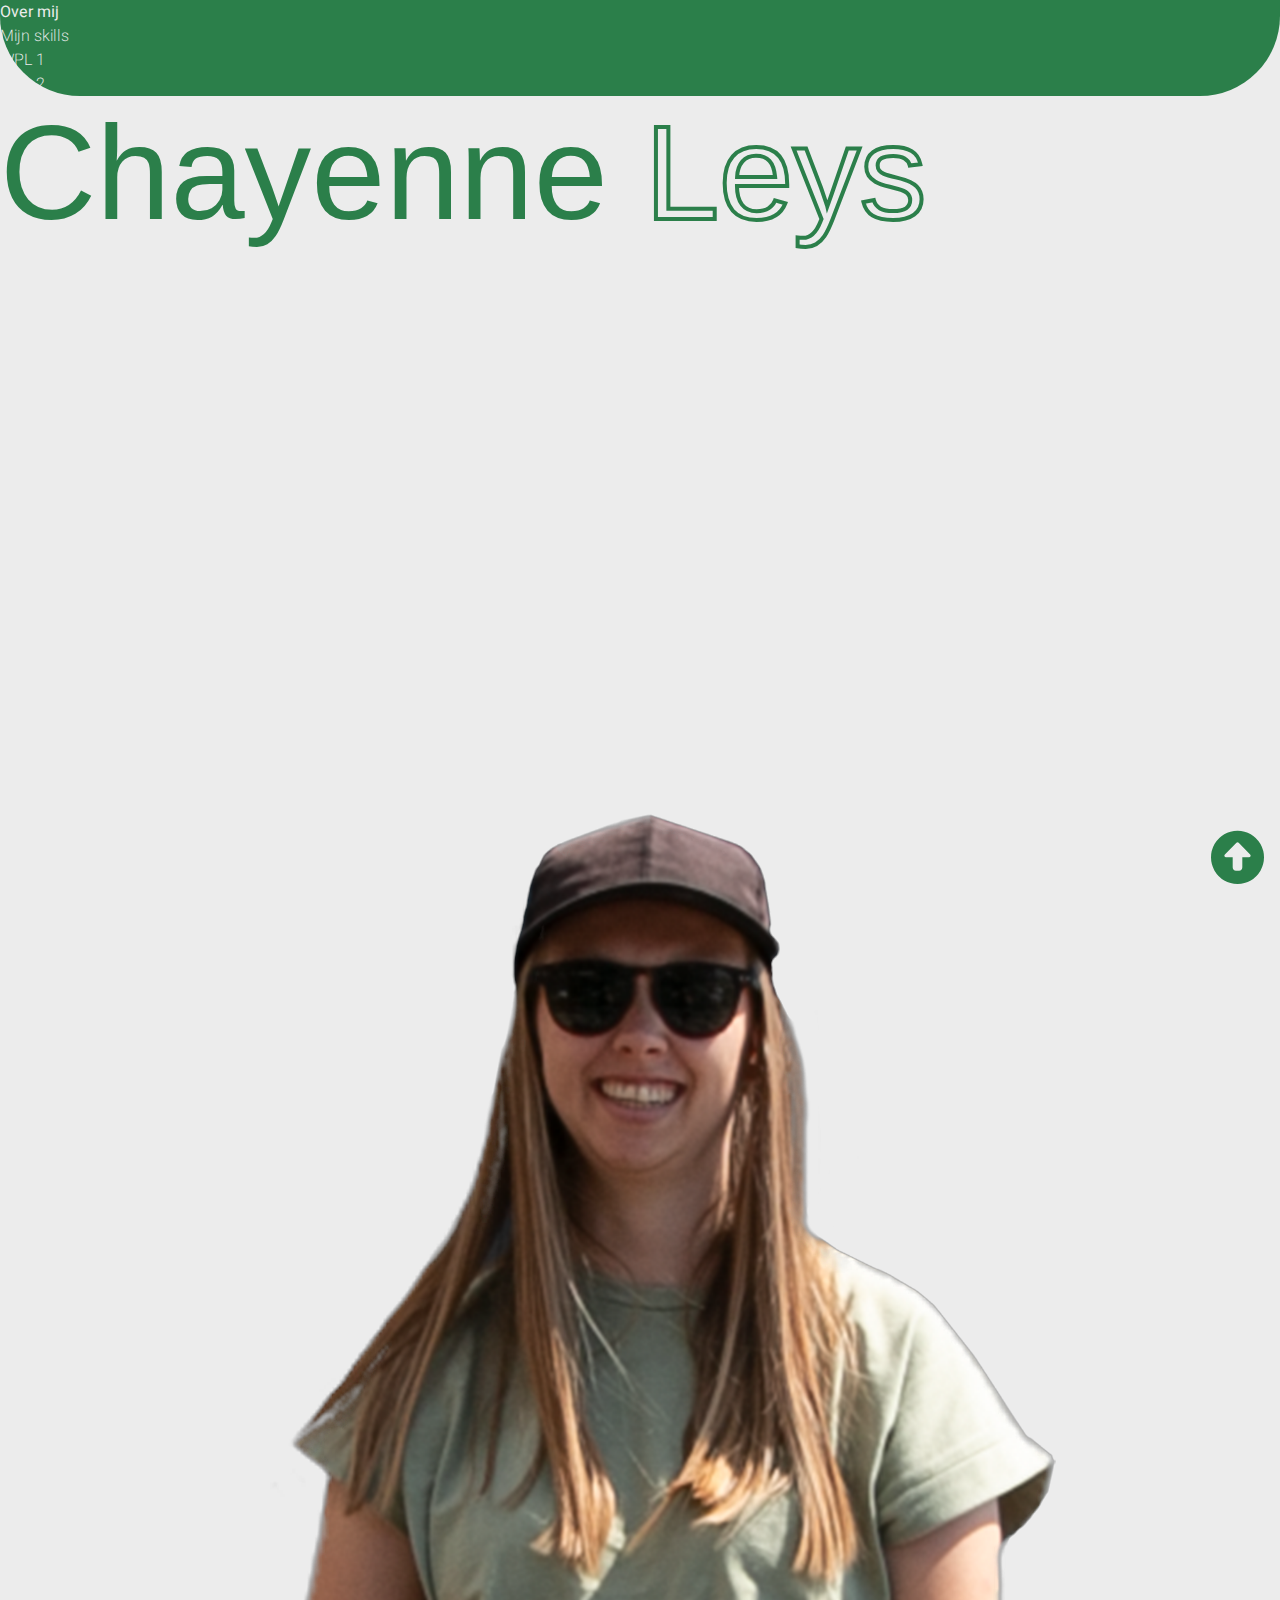
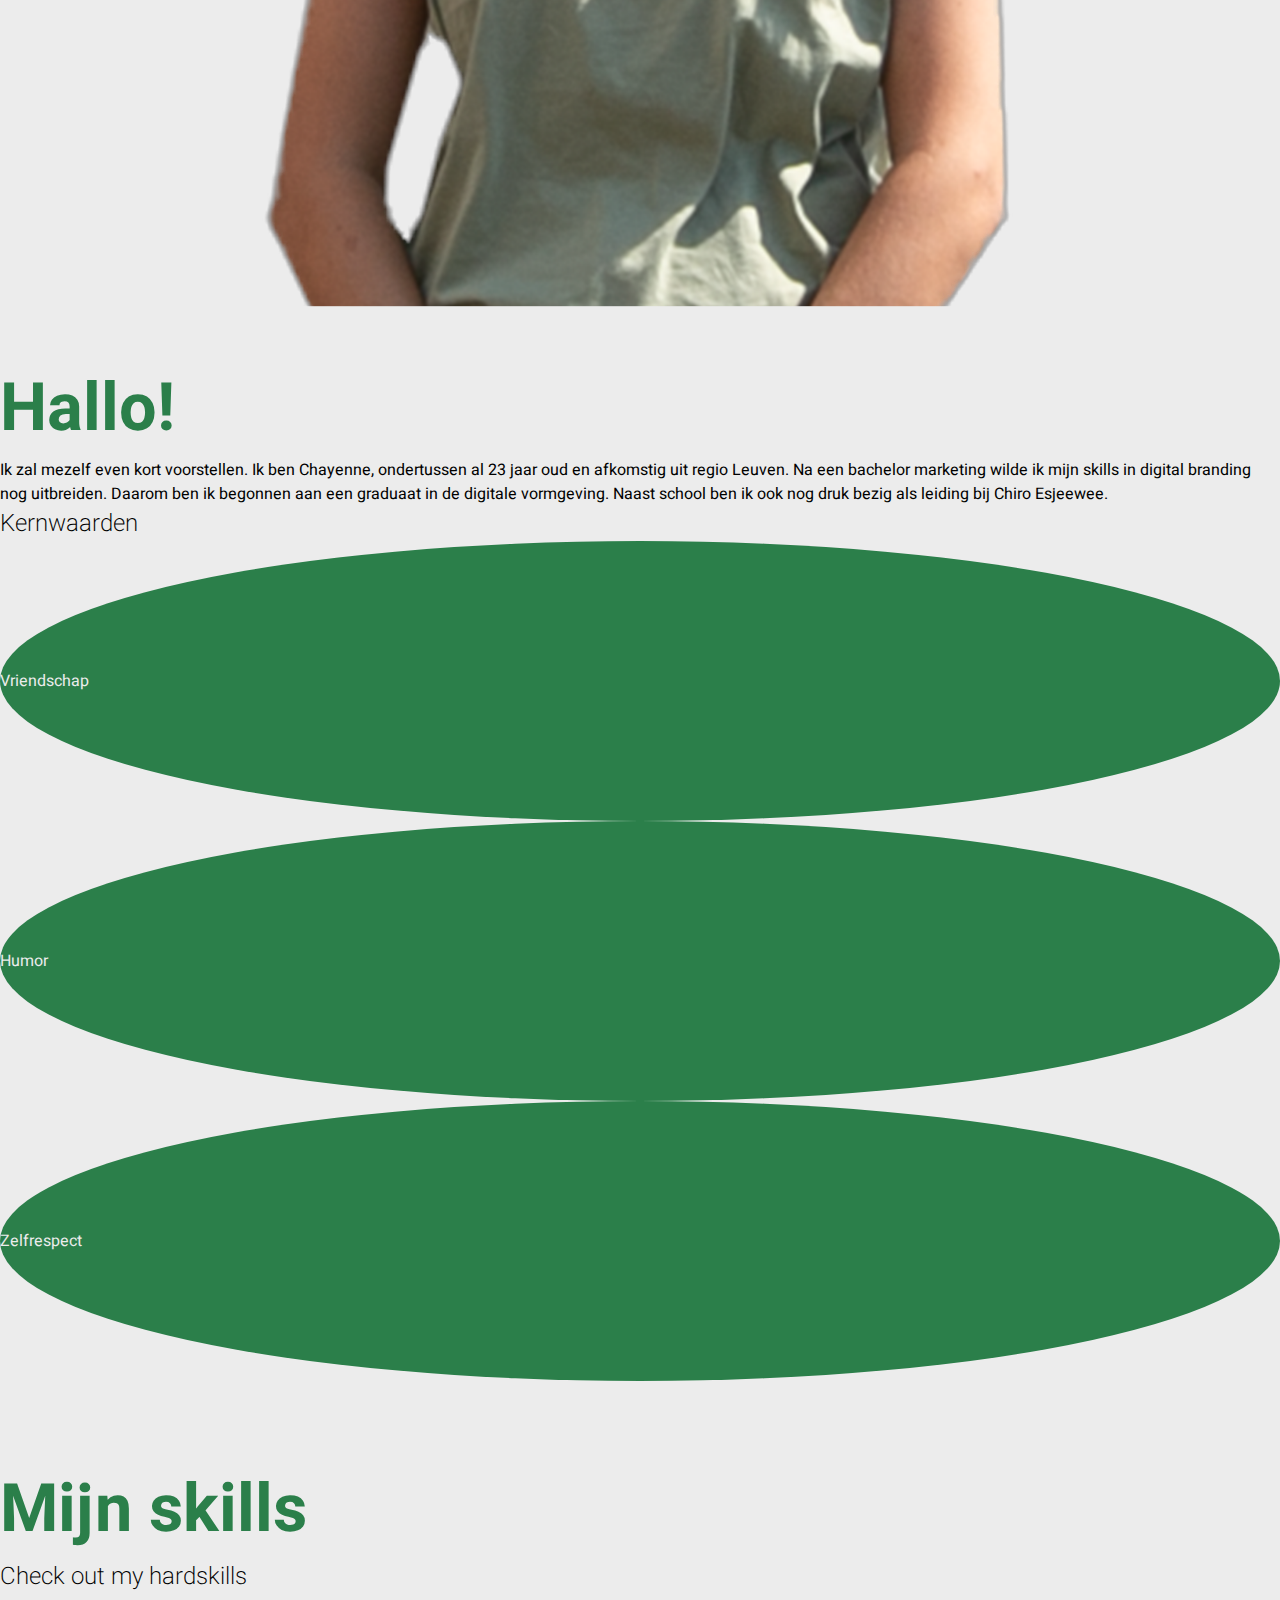
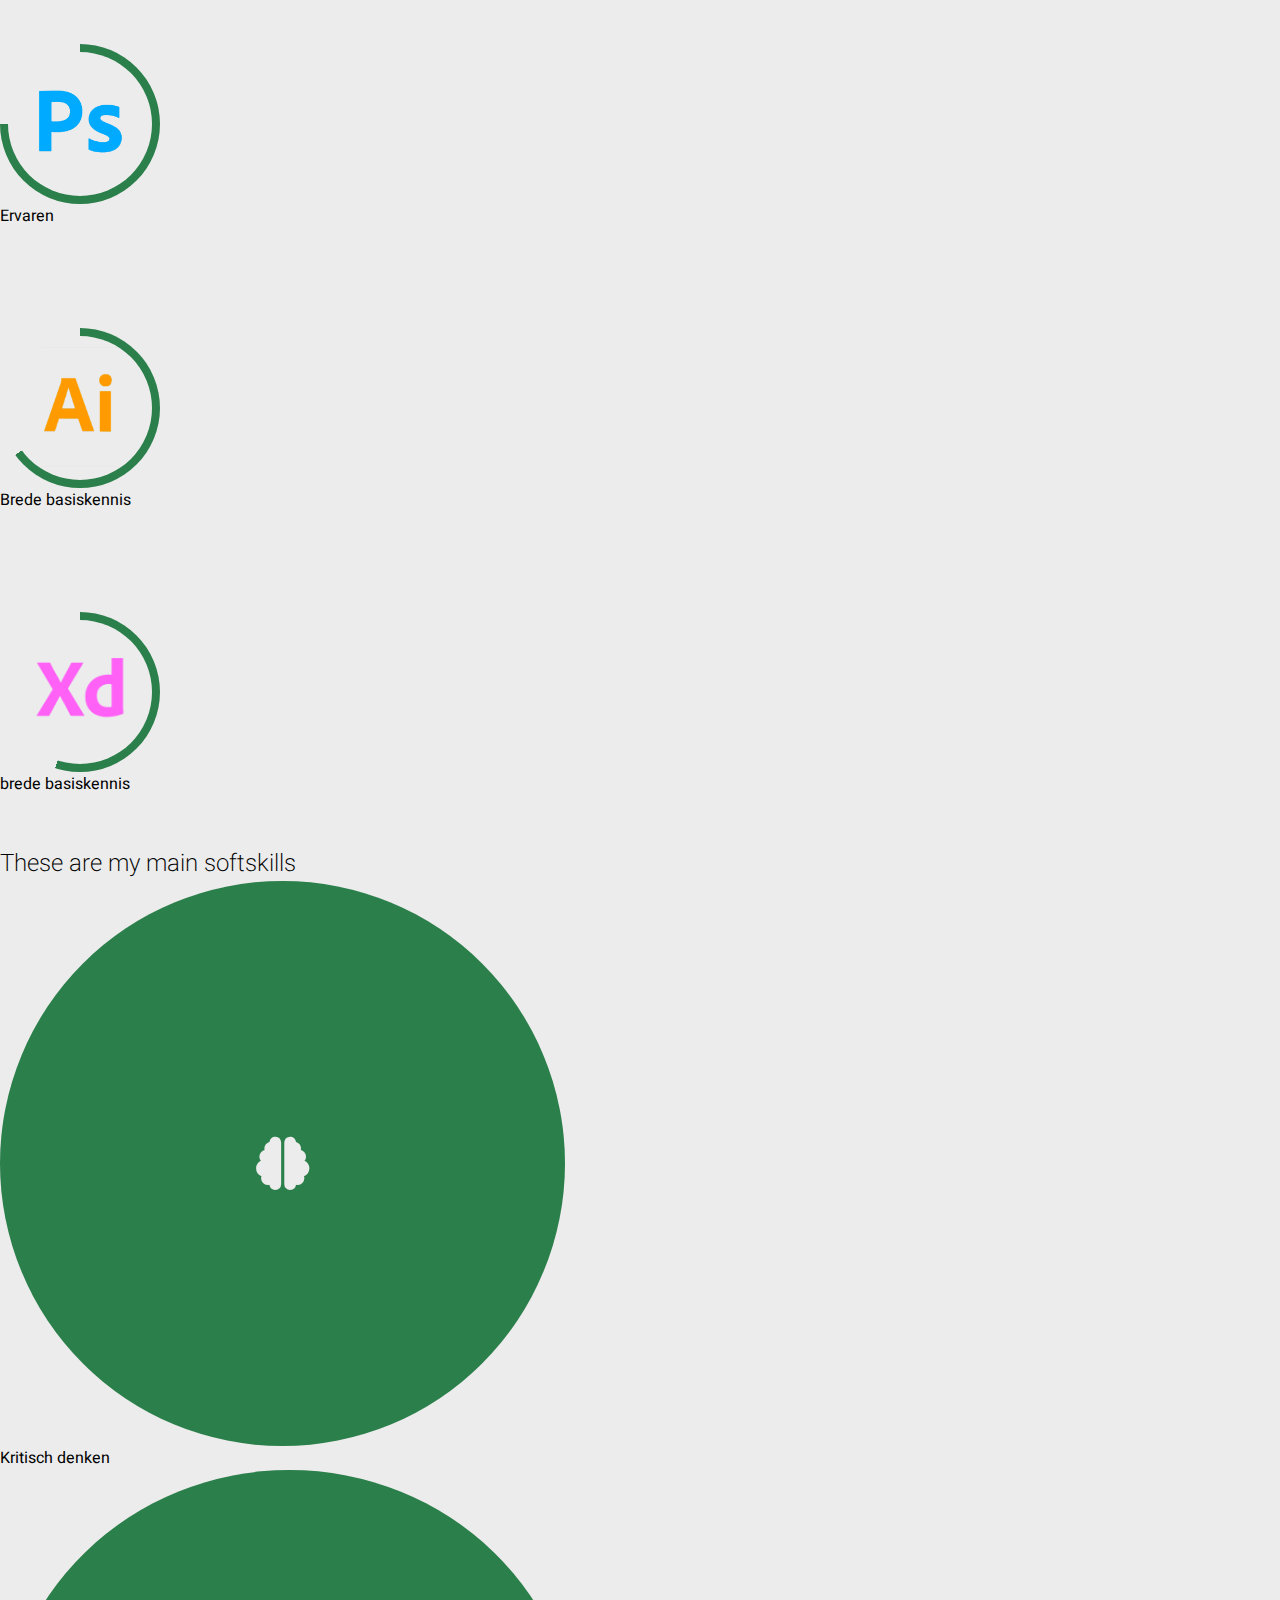
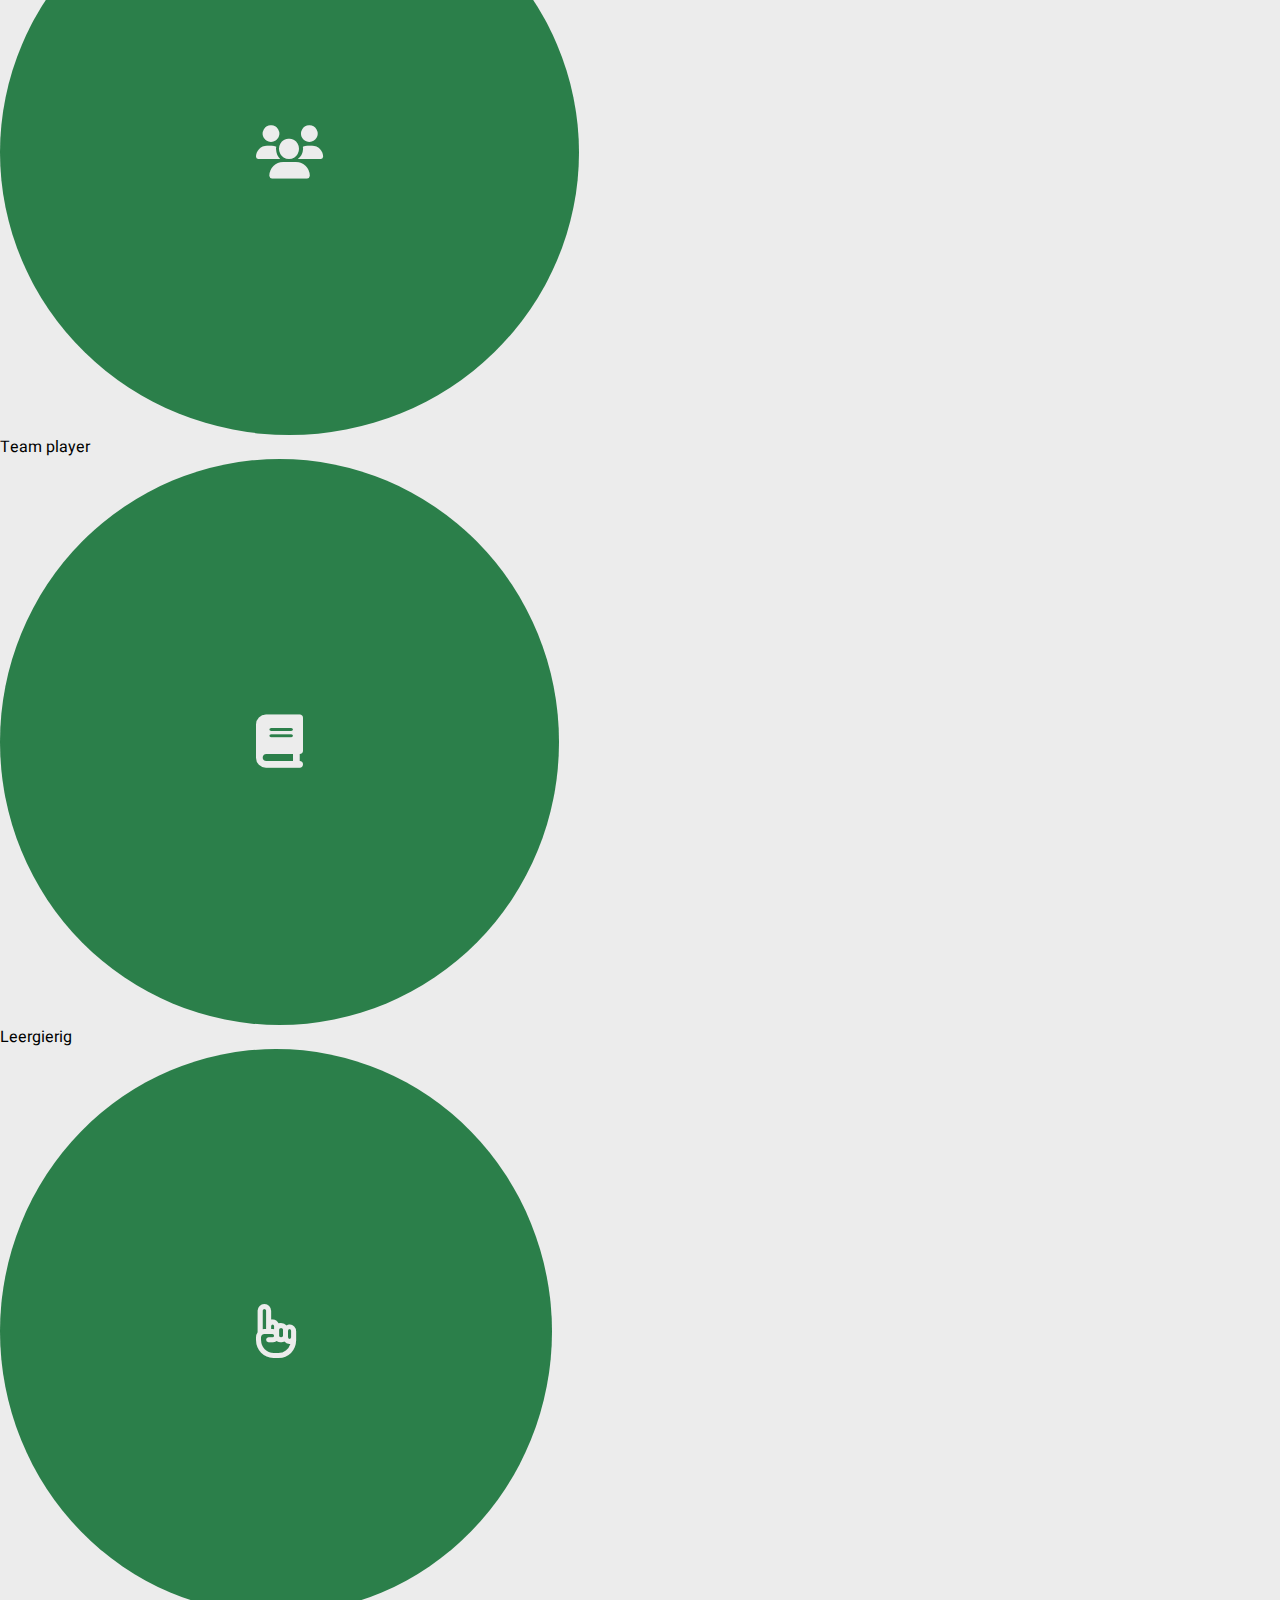
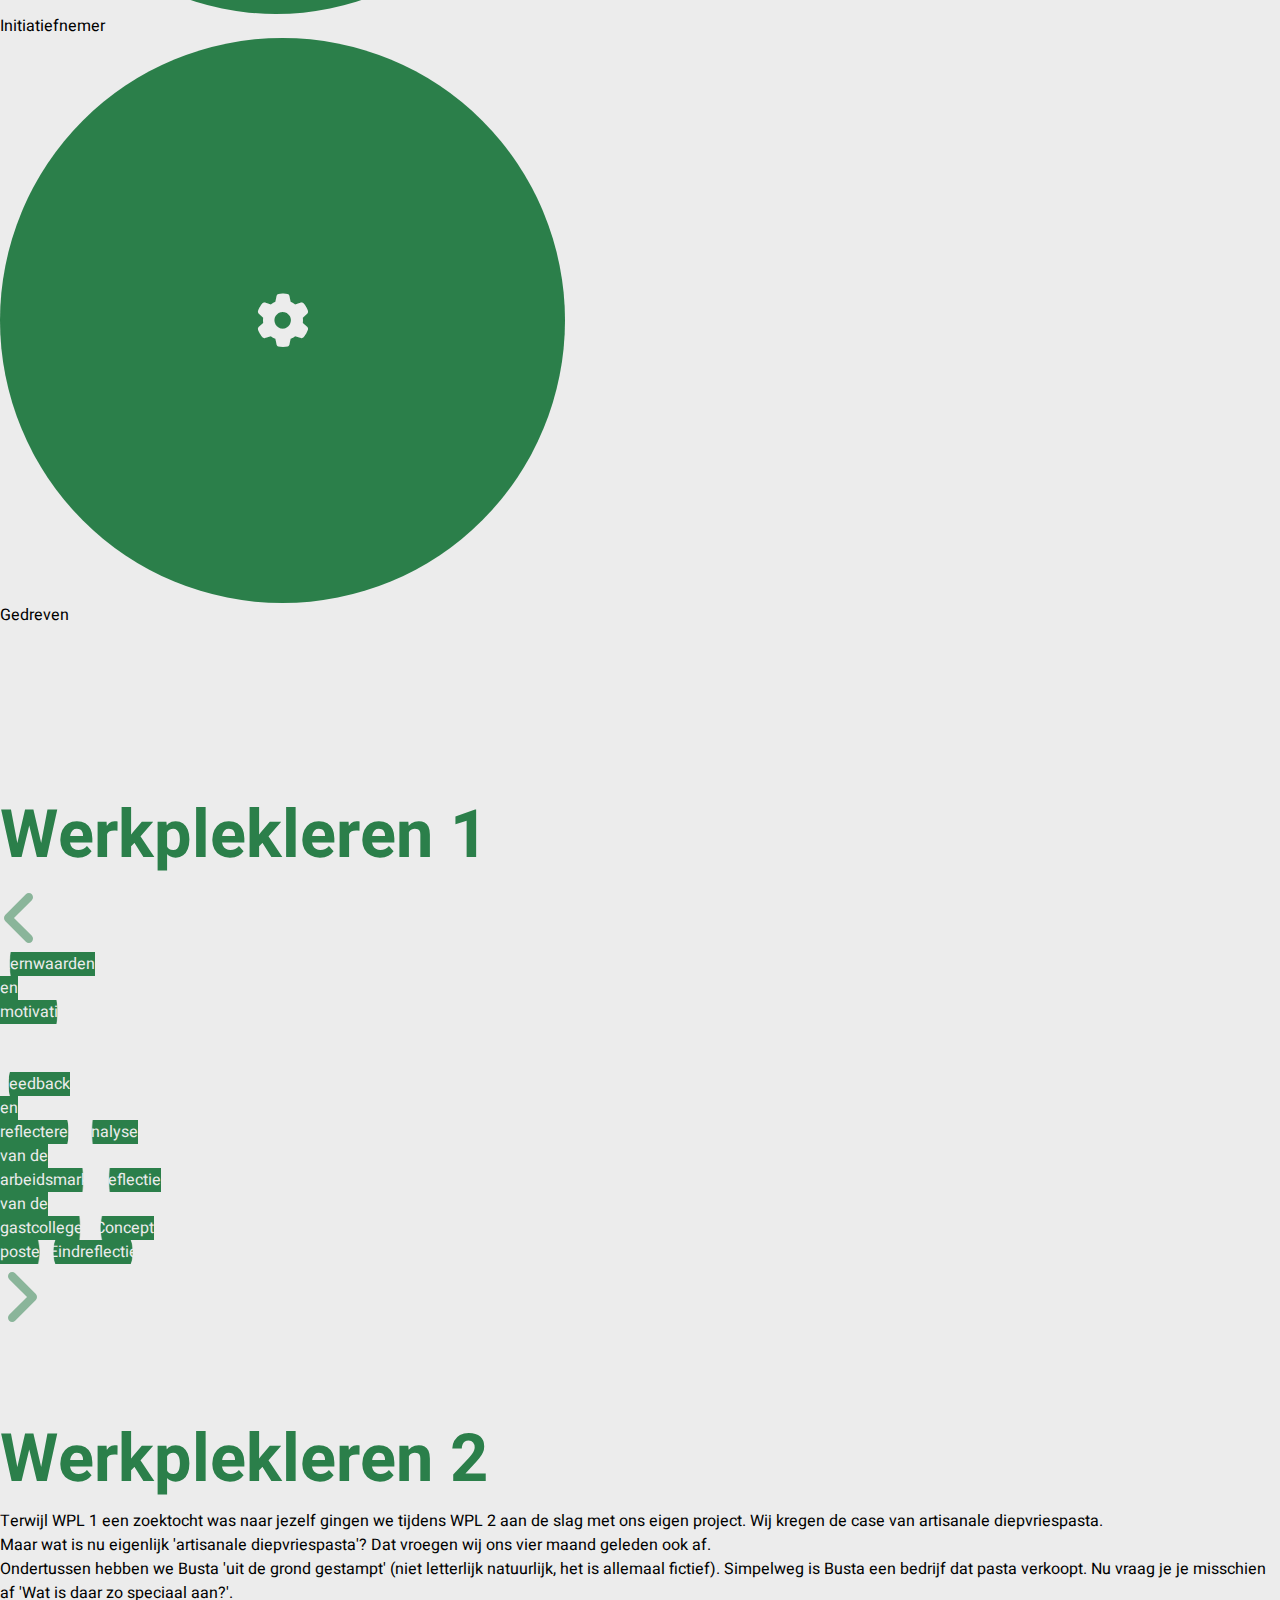
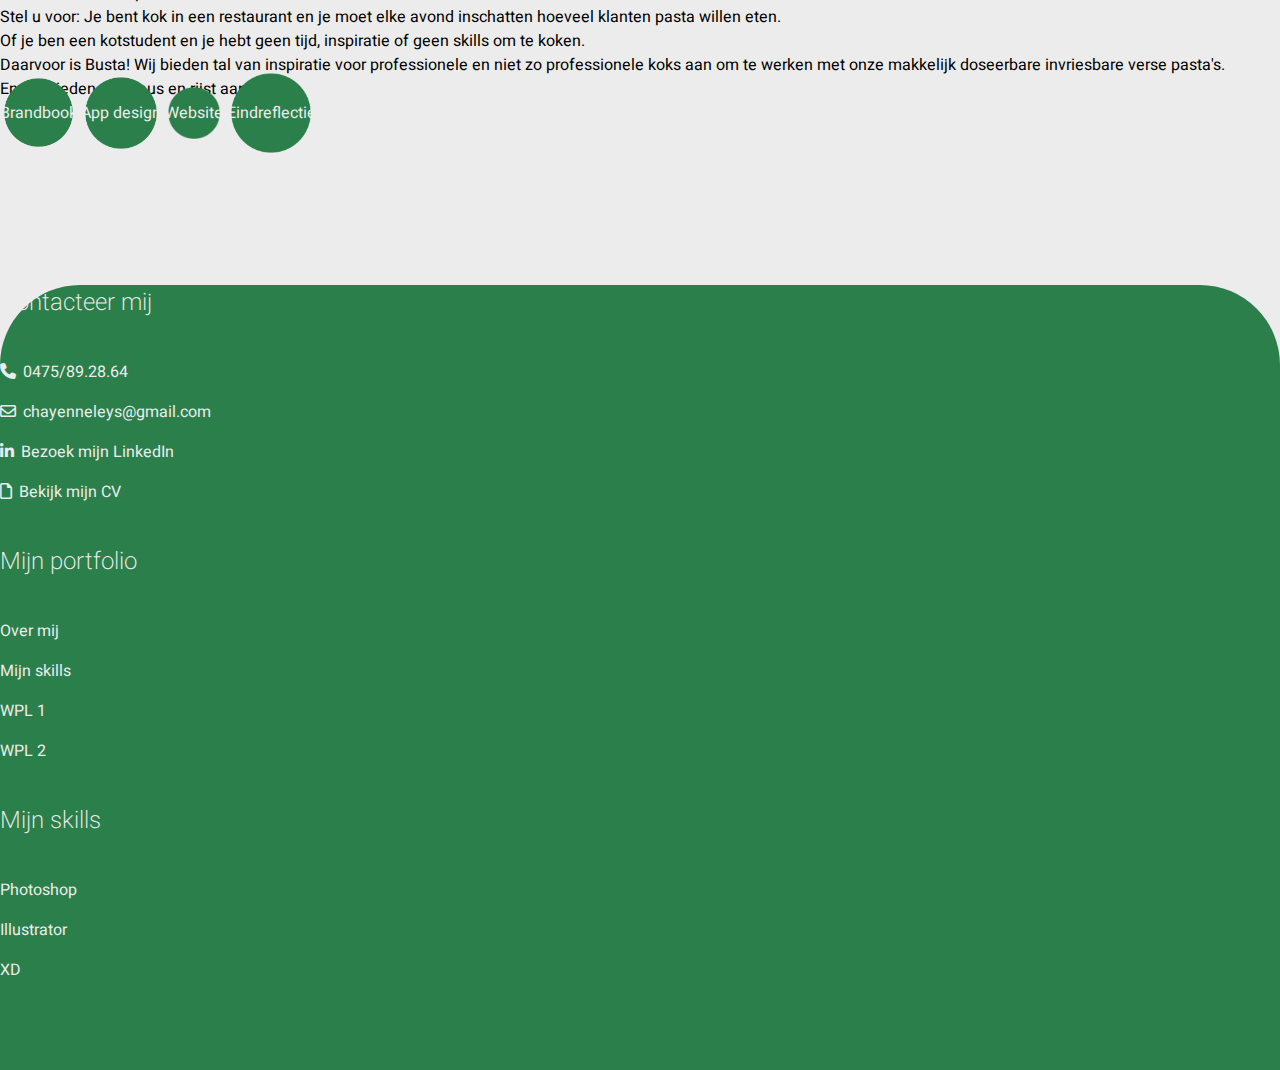
<file: index.html>
<!DOCTYPE html>
<html lang="nl">
<head>
    <meta charset="UTF-8">
    <title>Home | Chayenne Leys</title>
    <link rel="icon" href="assets/logo_cl.png" type="image/gif" sizes="16x16">
    <meta name="viewport" content="width=device-width, initial-scale=1">

    <link href="https://cdn.jsdelivr.net/npm/bootstrap@5.3.0-alpha3/dist/css/bootstrap.min.css" rel="stylesheet"
          integrity="sha384-KK94CHFLLe+nY2dmCWGMq91rCGa5gtU4mk92HdvYe+M/SXH301p5ILy+dN9+nJOZ" crossorigin="anonymous">
    <script src="https://cdn.jsdelivr.net/npm/bootstrap@5.3.0-alpha3/dist/js/bootstrap.bundle.min.js"
            integrity="sha384-ENjdO4Dr2bkBIFxQpeoTz1HIcje39Wm4jDKdf19U8gI4ddQ3GYNS7NTKfAdVQSZe"
            crossorigin="anonymous"></script>

    <link rel="stylesheet" href="https://cdnjs.cloudflare.com/ajax/libs/font-awesome/6.2.1/css/all.min.css">
    <link rel="preconnect" href="https://fonts.googleapis.com">
    <link rel="preconnect" href="https://fonts.gstatic.com" crossorigin>
    <link href="https://fonts.googleapis.com/css2?family=Heebo:wght@100;300;400;700;900&family=Kanit:wght@900&display=swap"
          rel="stylesheet">

    <link rel="stylesheet" href="style.css">
    <script defer src="script.js"></script>
</head>
<body>
<nav>
    <div class="container-lg mx-auto">
        <div id="nav_large" class="row justify-content-center">
            <p class="col-2 my-auto py-3"><a href="#over_mij">Over mij</a></p>
            <p class="col-2 my-auto py-3"><a href="#mijn_skills">Mijn skills</a></p>
            <p class="col-2 my-auto py-3"><a href="#wpl_1">WPL 1</a></p>
            <p class="col-2 my-auto py-3"><a href="#wpl_2">WPL 2</a></p>
        </div>
        <div id="nav_small">
            <div class="dropdown col-12 text-center">
                <div id="hamburger_icon" class="col-4">
                    <div class="row my-1">
                        <img class="col-5 gx-1" src="assets/bol.png" alt="menu icon">
                        <img class="col-5 gx-1" src="assets/bol.png" alt="menu icon">
                    </div>
                    <div class="row">
                        <img class="col-5 gx-1" src="assets/bol.png" alt="menu icon">
                        <img class="col-5 gx-1" src="assets/bol.png" alt="menu icon">
                    </div>
                </div>
                <div id="close_icon" class="col-4 text-start">
                    <img src="assets/cross.png" alt="menu sluiten">
                </div>
                <div class="dropdown-content">
                    <a href="index.html"><h2>Home</h2></a>
                    <a href="index.html#over_mij"><h2>Over mij</h2></a>
                    <a href="#mijn_skills"><h2>Mijn skills</h2></a>
                    <a href="photoshop.html"><p>Photoshop</p></a>
                    <a href="illustrator.html"><p>Illustrator</p></a>
                    <a href="xd.html"><p>XD</p></a>
                    <a href="#wpl_1"><h2>WPL 1</h2></a>
                    <a href="#wpl_2"><h2>WPL 2</h2></a>
                    <a href="#footer"><h2>Contact</h2></a>
                </div>
            </div>
        </div>
    </div>
</nav>
<header>
    <div class="container-xxl">
        <div id="header_titel" class="row mx-auto">
            <span id="chayenne" class="col-12 text-center">Chayenne <span id="leys">Leys</span></span>
        </div>
    </div>
</header>
<main>
    <div class="container-xl">

        <section id="over_mij" class="row justify-content-center">
            <div id="profielfoto" class="col-5 my-auto">
                <img src="assets/profiel.png" alt="profielfoto">
            </div>
            <div class="col-10 col-md-5   my-auto">
                <h1>Hallo!</h1>
                <p>Ik zal mezelf even kort voorstellen. Ik ben Chayenne, ondertussen al 23 jaar oud en afkomstig uit
                    regio Leuven. Na een bachelor marketing wilde ik mijn skills in digital branding nog uitbreiden.
                    Daarom ben ik begonnen aan een graduaat in de digitale vormgeving. Naast school ben ik ook nog druk
                    bezig als leiding bij Chiro Esjeewee.</p>
                <h2>Kernwaarden</h2>
                <div id="kernwaarden" class="row justify-content-between">
                    <p class="col-3 text-center">Vriendschap</p>
                    <p class="col-3 text-center">Humor</p>
                    <p class="col-3 text-center">Zelfrespect</p>
                </div>
            </div>
        </section>

        <section id="mijn_skills" class="row justify-content-center mx-auto mb-5">
            <h1>Mijn skills</h1>
            <h2>Check out my hardskills</h2>
            <div class="row text-center">

                <div class="skill_psd col-3">
                    <a href="photoshop.html">
                    <div class="psd_circular-progress mx-auto">
                        <span class="psd_progress-value">0%</span>
                    </div>
                    <p class="pt-3">Ervaren</p>
                    </a>
                </div>

                <div class="skill_ai col-3">
                    <a href="illustrator.html">
                    <div class="ai_circular-progress mx-auto">
                        <span class="ai_progress-value">0%</span>
                    </div>
                    <p class="pt-3">Brede basiskennis</p>
                    </a>
                </div>

                <div class="skill_xd col-3">
                    <a href="xd.html">
                    <div class="xd_circular-progress mx-auto">
                        <span class="xd_progress-value">0%</span>
                    </div>
                    <p class="pt-3">brede basiskennis</p>
                    </a>
                </div>

            </div>
            <h2>These are my main softskills</h2>
            <div id="mijn-skills-softskills-bollen" class="row text-center">

                <div class="col-2">
                    <i class="fa-solid fa-brain"></i>
                    <p class="mx-auto">Kritisch denken</p>
                </div>

                <div class="col-2">
                    <i class="fa-solid fa-users"></i>
                    <p class="mx-auto">Team player</p>
                </div>

                <div class="col-2 ">
                    <i class="fa-solid fa-book"></i>
                    <p class="mx-auto">Leergierig</p>
                </div>

                <div class="col-2 ">
                    <i class="fa-regular fa-hand-point-up"></i>
                    <p class="mx-auto">Initiatiefnemer</p>
                </div>

                <div class="col-2 ">
                    <i class="fa-solid fa-gear"></i>
                    <p class="mx-auto">Gedreven</p>
                </div>
            </div>
        </section>

        <section id="wpl_1" class="row justify-content-center">
            <h1 class="text-center">Werkplekleren 1</h1>
            <div class="row">

                <div class="col-1 my-auto arrow-icon">
                    <i class="fa-solid fa-angle-left"></i>
                </div>

                <div class="col-10 my-auto">
                    <div class="row  justify-content-between text-center schoolprojecten-bollen">
                        <a class="col-6 col-md-2 py-5 schoolprojecten-item" href="kernwaarden.html">
                            Kernwaarden<br/>en<br/>motivatie</a>

                        <a class="col-6 col-md-2 py-5 schoolprojecten-item" href="personal-branding.html">
                            <p class="my-auto">Personal<br/>branding</p></a>

                        <a class="col-6 col-md-2 py-5 schoolprojecten-item" href="feedback-reflecteren.html">
                            Feedback<br/>en<br/>reflecteren</a>

                        <a class="col-6 col-md-2 py-5 schoolprojecten-item" href="analyse-arbeidsmarkt.html">
                            Analyse<br/>van de<br/>arbeidsmarkt</a>

                        <a class="col-6 col-md-2 py-5 schoolprojecten-item" href="gastcolleges.html">
                            Reflectie<br/>van de<br/>gastcolleges</a>

                        <a class="col-6 col-md-2 py-5 schoolprojecten-item" href="concept-poster.html">
                            Concept<br/>poster</a>

                        <a class="col-6 col-md-2 py-5 schoolprojecten-item" href="eindreflectie.html">
                            Eindreflectie</a>

                    </div>
                </div>

                <div class="col-1 my-auto arrow-icon">
                    <i class="fa-solid fa-angle-right"></i>
                </div>
            </div>
        </section>

        <section id="wpl_2" class="row my-5">
            <h1 class="text-center mt-5">Werkplekleren 2</h1>
            <div class="row">
                <div class="col-8 mx-auto text-center">
                <p>Terwijl WPL 1 een zoektocht was naar jezelf gingen we tijdens WPL 2 aan de slag met ons eigen project. Wij kregen de case van artisanale diepvriespasta.</p>
                <p>Maar wat is nu eigenlijk 'artisanale diepvriespasta'? Dat vroegen wij ons vier maand geleden ook af.</p>
                <p>Ondertussen hebben we Busta 'uit de grond gestampt' (niet letterlijk natuurlijk, het is allemaal fictief). Simpelweg is Busta een bedrijf dat pasta verkoopt. Nu vraag je je misschien af 'Wat is daar zo speciaal aan?'.</p>
                <p>Stel u voor: Je bent kok in een restaurant en je moet elke avond inschatten hoeveel klanten pasta willen eten.</p>
                <p>Of je ben een kotstudent en je hebt geen tijd, inspiratie of geen skills om te koken.</p>
                <p>Daarvoor is Busta! Wij bieden tal van inspiratie voor professionele en niet zo professionele koks aan om te werken met onze makkelijk doseerbare invriesbare verse pasta's.</p>
                <p>En we bieden ook saus en rijst aan.</p>
                </div>
            </div>
            <div class="row">
                <div class="col-1 my-auto arrow-icon">
                    <!--                        <i class="fa-solid fa-angle-left"></i>-->
                </div>
                <div class="col-10">
                    <div class="row justify-content-between text-center schoolprojecten2-bollen">

<!--                        <a href="#" class="col-6 col-md-2 schoolprojecten2-item">Het concept</a>-->
                        <a href="https://hogeschoolpxl-my.sharepoint.com/:b:/g/personal/12201272_student_pxl_be/Eey-UHJmGfVCkvWWFHeQH3MBFN5GAJ8q8LzC5iuFUehgPw?e=bq0YcG" target="_blank" class="col-6 col-md-2 schoolprojecten2-item">Brandbook</a>
                        <a href="https://xd.adobe.com/view/dedcfde6-d9b0-4d28-b2a3-0b709a2e870f-8b8f/?fullscreen&hints=off"
                           target="_blank" class="col-6 col-md-2 schoolprojecten2-item">App design</a>
                        <a href="https://2223-1dvo-wpl2-groep-09.netlify.app/" target="_blank"
                           class="col-6 col-md-2 schoolprojecten2-item">Website</a>
                        <a href="#" class="col-6 col-md-2 schoolprojecten2-item">Eindreflectie</a>

                    </div>
                </div>
                <div class="col-1 my-auto arrow-icon">
                    <!--                        <i class="fa-solid fa-angle-right"></i>-->
                </div>
            </div>
        </section>
    </div>
    <div class="omhoogknop">
        <a href="#"><i class="fa-solid fa-circle-up"></i></a>
    </div>
</main>

<footer id="footer">
    <div class="container-xl footer">
        <div class="row justify-content-center mx-auto">
            <div class="col-12 col-md-3 mt-2 footer_contact text-center">
                <h2>Contacteer mij</h2>
                <a href="tel:0475892864"><i class="fa-solid fa-phone"></i>  0475/89.28.64</a>
                <a href="mailto:chayenneleys@gmail.com"><i class="fa-regular fa-envelope"></i>  chayenneleys@gmail.com</a>
                <a href="https://www.linkedin.com/in/chayenne-leys-0b7880171/" target="_blank"><i class="fa-brands fa-linkedin-in"></i>  Bezoek mijn LinkedIn</a>
                <a href="assets/Leys_Chayenne_cv.pdf" target="_blank"><i class="fa-regular fa-file"></i>  Bekijk mijn CV</a>
            </div>
            <div class="col-12 col-md-3 mt-2 footer_inhoud text-center">
                <h2>Mijn portfolio</h2>
                <a href="#over_mij">Over mij</a>
                <a href="#mijn_skills">Mijn skills</a>
                <a href="#wpl_1">WPL 1</a>
                <a href="#wpl_2">WPL 2</a>
            </div>
            <div class="col-12 col-md-3 mt-2 footer_skills text-center">
                <h2>Mijn skills</h2>
                <a href="photoshop.html">Photoshop</a>
                <a href="illustrator.html">Illustrator</a>
                <a href="xd.html">XD</a>
            </div>
        </div>
    </div>
</footer>
</body>
</html>
</file>
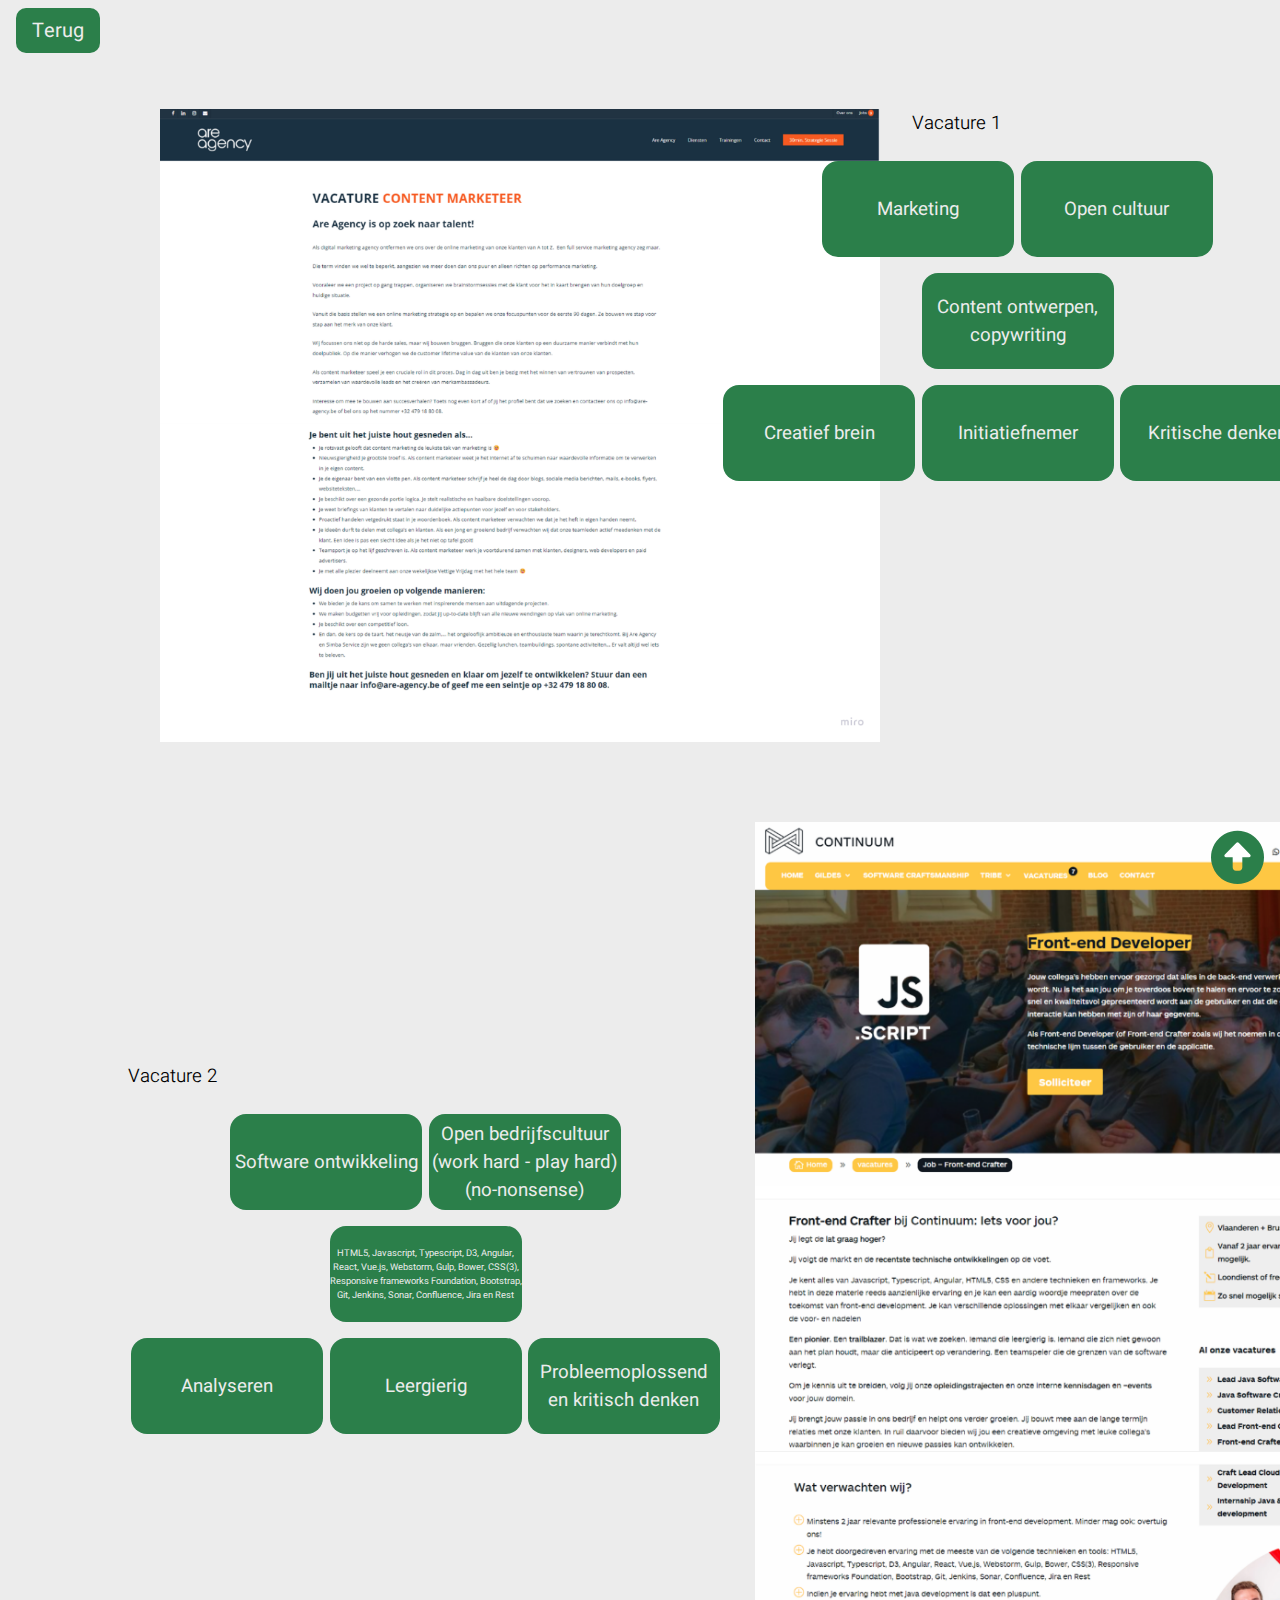
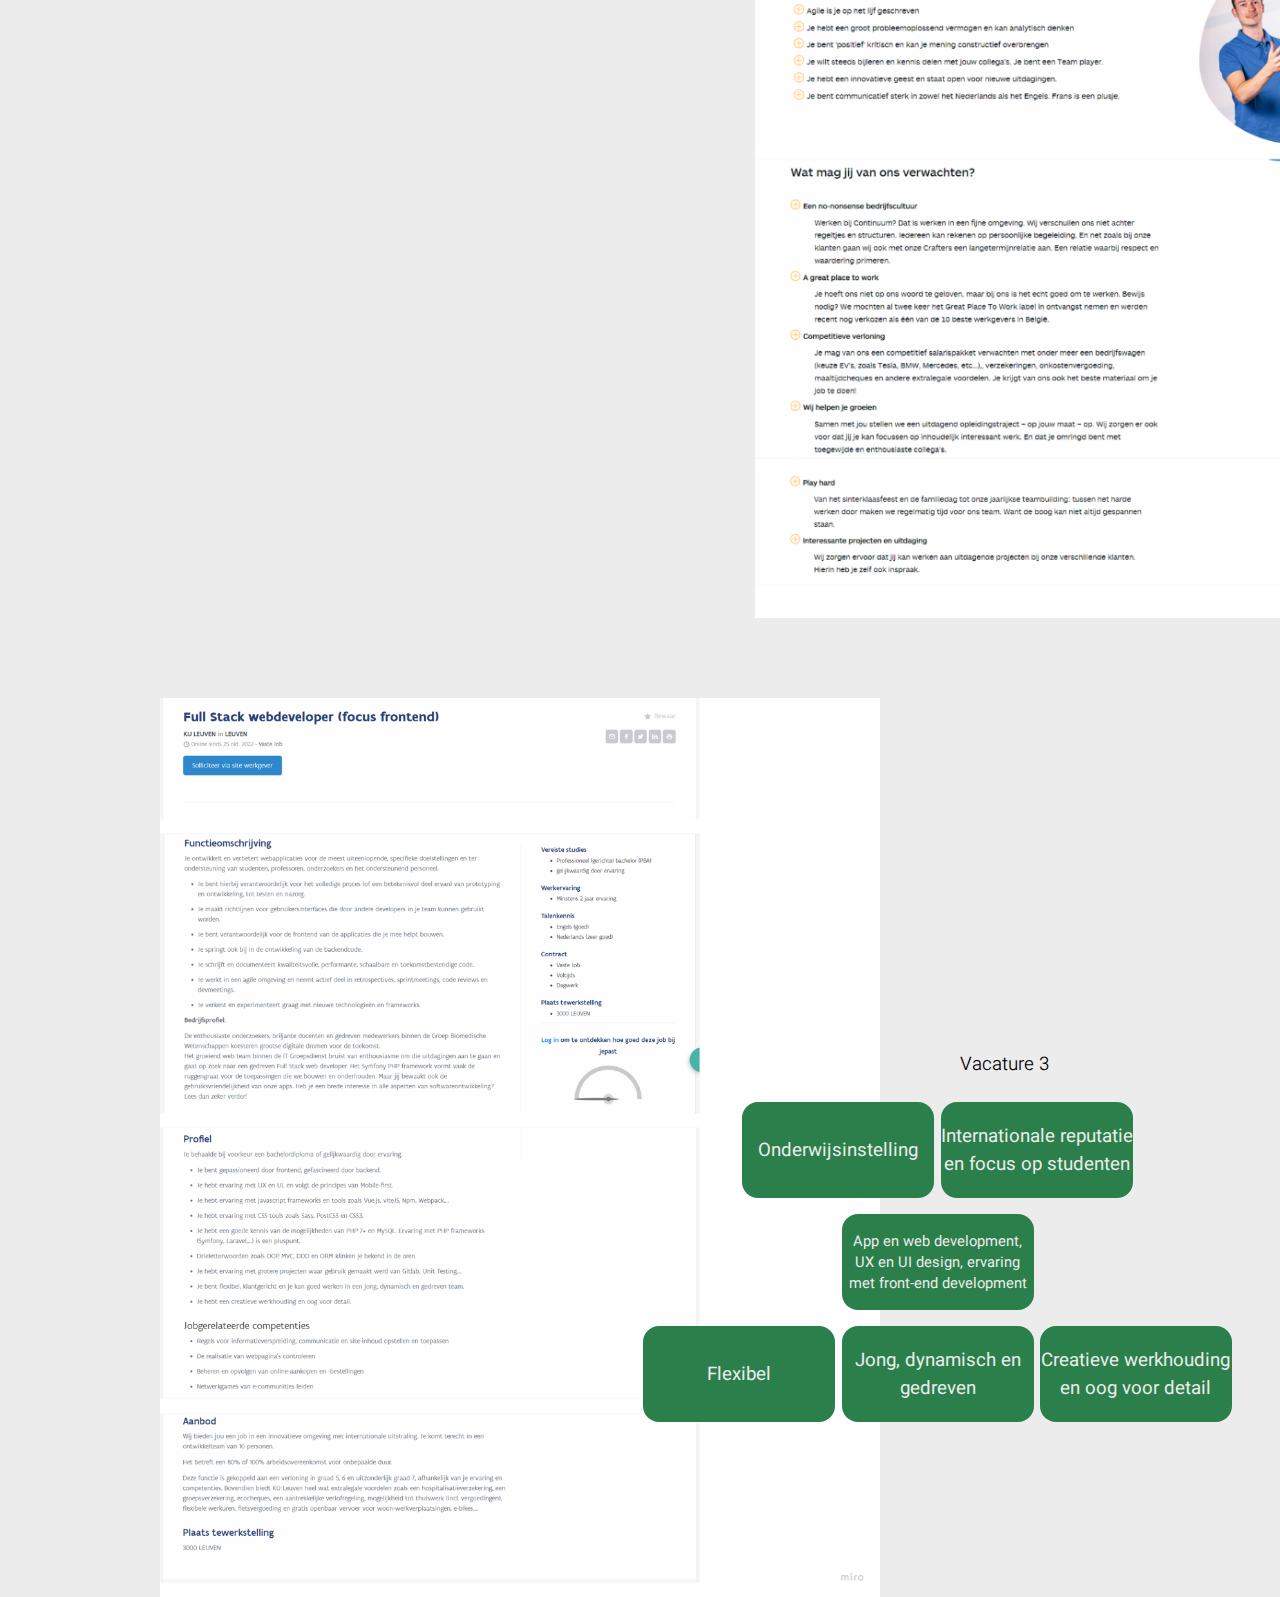
<file: analyse-arbeidsmarkt.html>
<!DOCTYPE html>
<html lang="nl">
<head>
    <meta charset="UTF-8">
    <title>Chayenne Leys | Analyse van de arbeidsmarkt</title>
    <link rel="icon" href="assets/logo_cl.png" type="image/gif" sizes="16x16">
    <link rel="stylesheet" href="style.css">
    <meta name="viewport" content="width=device-width, initial-scale=1"/>
    <link rel="stylesheet" href="https://cdnjs.cloudflare.com/ajax/libs/font-awesome/6.2.1/css/all.min.css">
    <link rel="preconnect" href="https://fonts.googleapis.com">
    <link rel="preconnect" href="https://fonts.gstatic.com" crossorigin>
    <link href="https://fonts.googleapis.com/css2?family=Heebo:wght@100;300;400;700;900&family=Kanit:wght@900&display=swap"
          rel="stylesheet">
</head>
<body class="body">
<div class="terugknop">
    <a class="terug" href="index.html#wpl_1">Terug</a>
</div>
<div class="omhoogknop">
    <a href="#"><i class="fa-solid fa-circle-up"></i></a>
</div>
<main id="main_arbeidsmarkt">
    <section id="vacature-1">
        <img src="assets/vacature_1.png" alt="vacature voor een content marketeer">
        <div id="vacature-1-tekst">
            <h3>Vacature 1</h3>
            <div class="vacature-tekst-vakken">
                <div class="vacature-tekst-vakken-top">
                    <p>Marketing</p>
                    <p>Open cultuur</p>
                </div>
                <div class="vacature-tekst-vakken-middle">
                    <p>Content ontwerpen, copywriting</p>
                </div>
                <div class="vacature-tekst-vakken-bottom">
                    <p>Creatief brein</p>
                    <p>Initiatiefnemer</p>
                    <p>Kritische denker</p>
                </div>
            </div>
        </div>
    </section>
    <section id="vacature-2">
        <div id="vacature-2-tekst">
            <h3>Vacature 2</h3>
            <div class="vacature-tekst-vakken">
                <div class="vacature-tekst-vakken-top">
                    <p>Software ontwikkeling</p>
                    <p>Open bedrijfscultuur<br />(work hard - play hard)<br />(no-nonsense)</p>
                </div>
                <div class="vacature-tekst-vakken-middle" id="vacature-2-hardskills">
                    <p>HTML5, Javascript, Typescript, D3, Angular, React, Vue.js, Webstorm, Gulp, Bower, CSS(3), Responsive frameworks Foundation, Bootstrap, Git, Jenkins, Sonar, Confluence, Jira en Rest</p>
                </div>
                <div class="vacature-tekst-vakken-bottom">
                    <p>Analyseren</p>
                    <p>Leergierig</p>
                    <p>Probleemoplossend<br>en kritisch denken</p>
                </div>
            </div>
        </div>
        <img src="assets/vacature_2.png" alt="vacature voor een front-end developer">
    </section>
    <section id="vacature-3">
        <img src="assets/vacature_3.png" alt="vacature voor een webdeveloper">
        <div id="vacature-3-tekst">
            <h3>Vacature 3</h3>
            <div class="vacature-tekst-vakken">
                <div class="vacature-tekst-vakken-top">
                    <p>Onderwijsinstelling</p>
                    <p>Internationale reputatie en focus op studenten</p>
                </div>
                <div class="vacature-tekst-vakken-middle" id="vacature-3-hardskills">
                    <p>App en web development,<br>UX en UI design, ervaring<br>met front-end development</p>
                </div>
                <div class="vacature-tekst-vakken-bottom">
                    <p>Flexibel</p>
                    <p>Jong, dynamisch en gedreven</p>
                    <p>Creatieve werkhouding en oog voor detail</p>
                </div>
            </div>
        </div>
    </section>
</main>
</body>
</html>
</file>
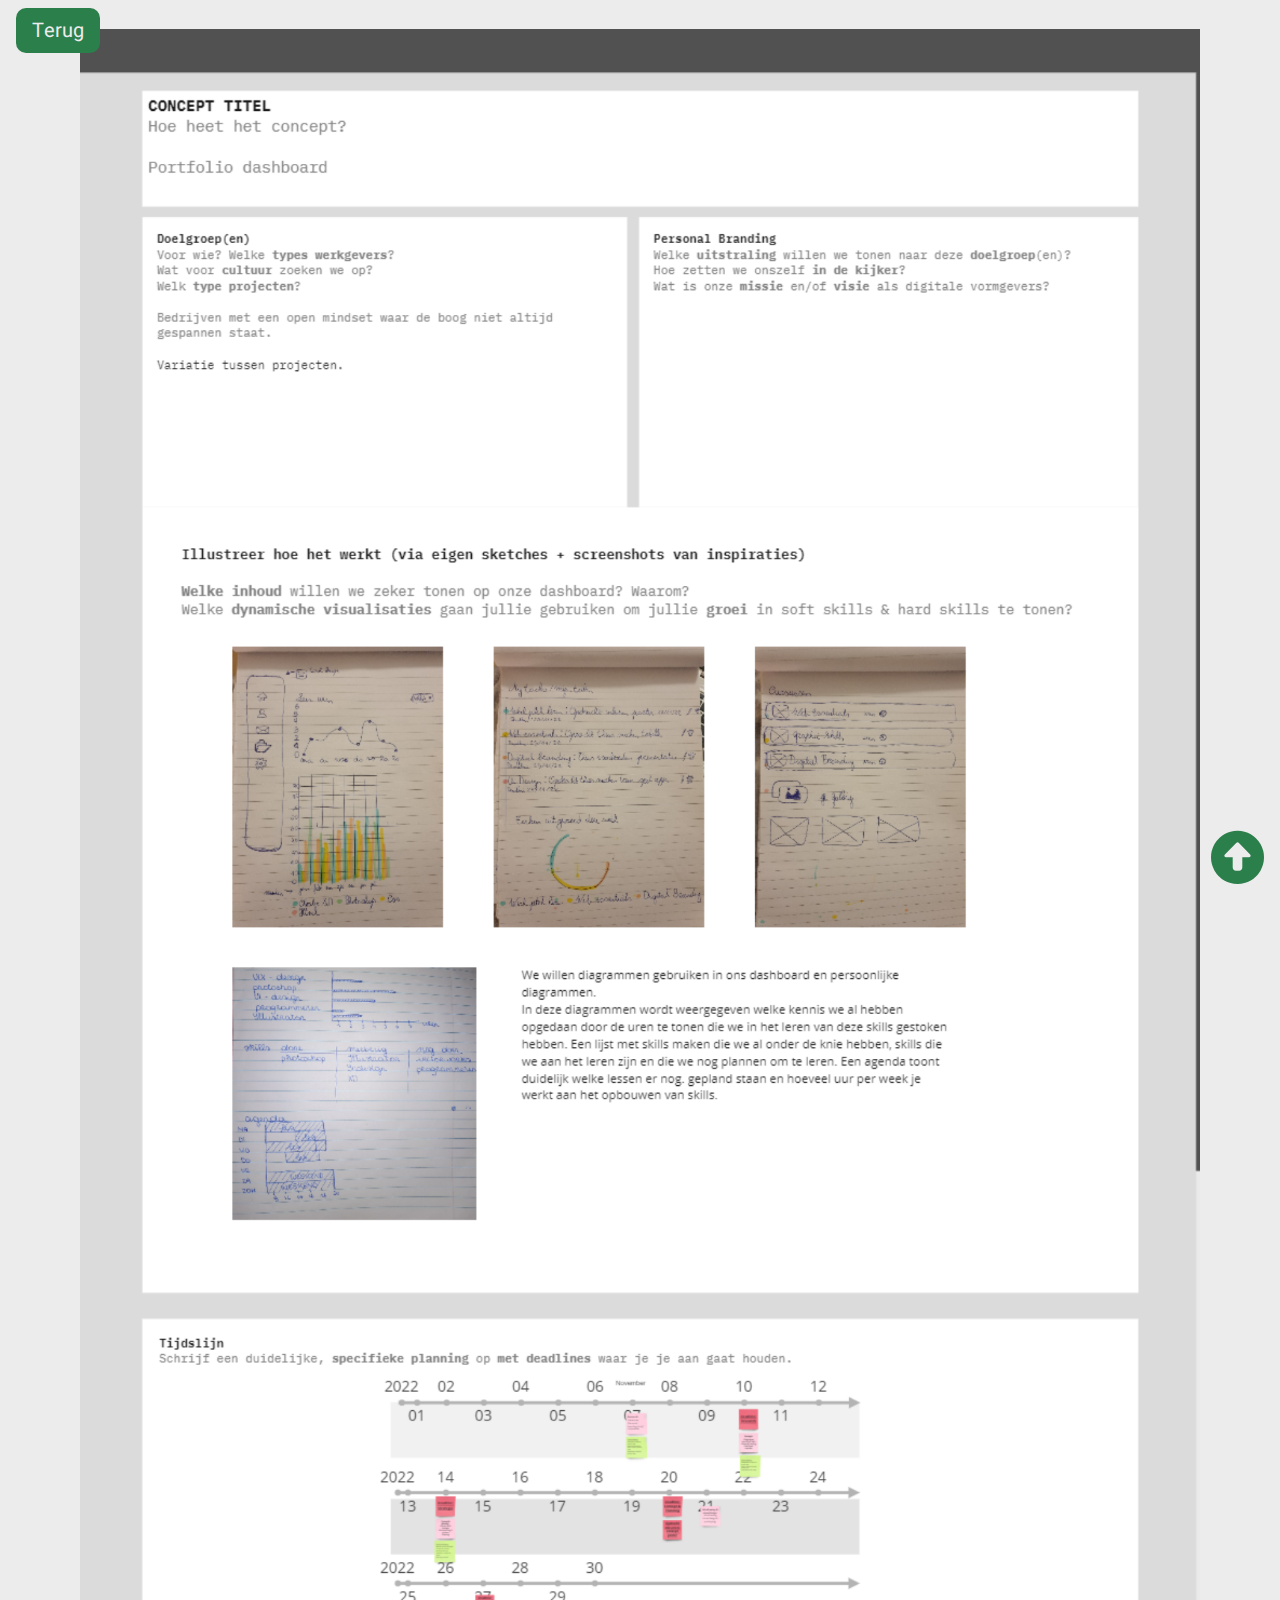
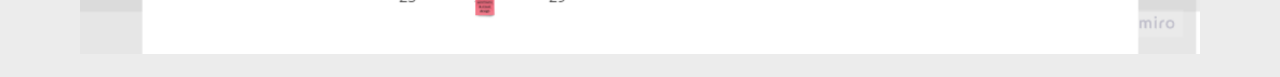
<file: concept-poster.html>
<!DOCTYPE html>
<html lang="nl">
<head>
    <meta charset="UTF-8">
    <title>Chayenne Leys | Concept poster</title>
    <link rel="icon" href="assets/logo_cl.png" type="image/gif" sizes="16x16">
    <link rel="stylesheet" href="style.css">
    <meta name="viewport" content="width=device-width, initial-scale=1"/>
    <link rel="stylesheet" href="https://cdnjs.cloudflare.com/ajax/libs/font-awesome/6.2.1/css/all.min.css">
    <link rel="preconnect" href="https://fonts.googleapis.com">
    <link rel="preconnect" href="https://fonts.gstatic.com" crossorigin>
    <link href="https://fonts.googleapis.com/css2?family=Heebo:wght@100;300;400;700;900&family=Kanit:wght@900&display=swap"
          rel="stylesheet">
</head>
<body>
<div class="terugknop">
    <a class="terug" href="index.html#wpl_1">Terug</a>
</div>
<div class="omhoogknop">
    <a href="#"><i class="fa-solid fa-circle-up"></i></a>
</div>
<main>
    <div id="concept-poster">
        <img src="assets/concept-poster.png" alt="Concept poster">
    </div>
</main>
</body>
</html>
</file>
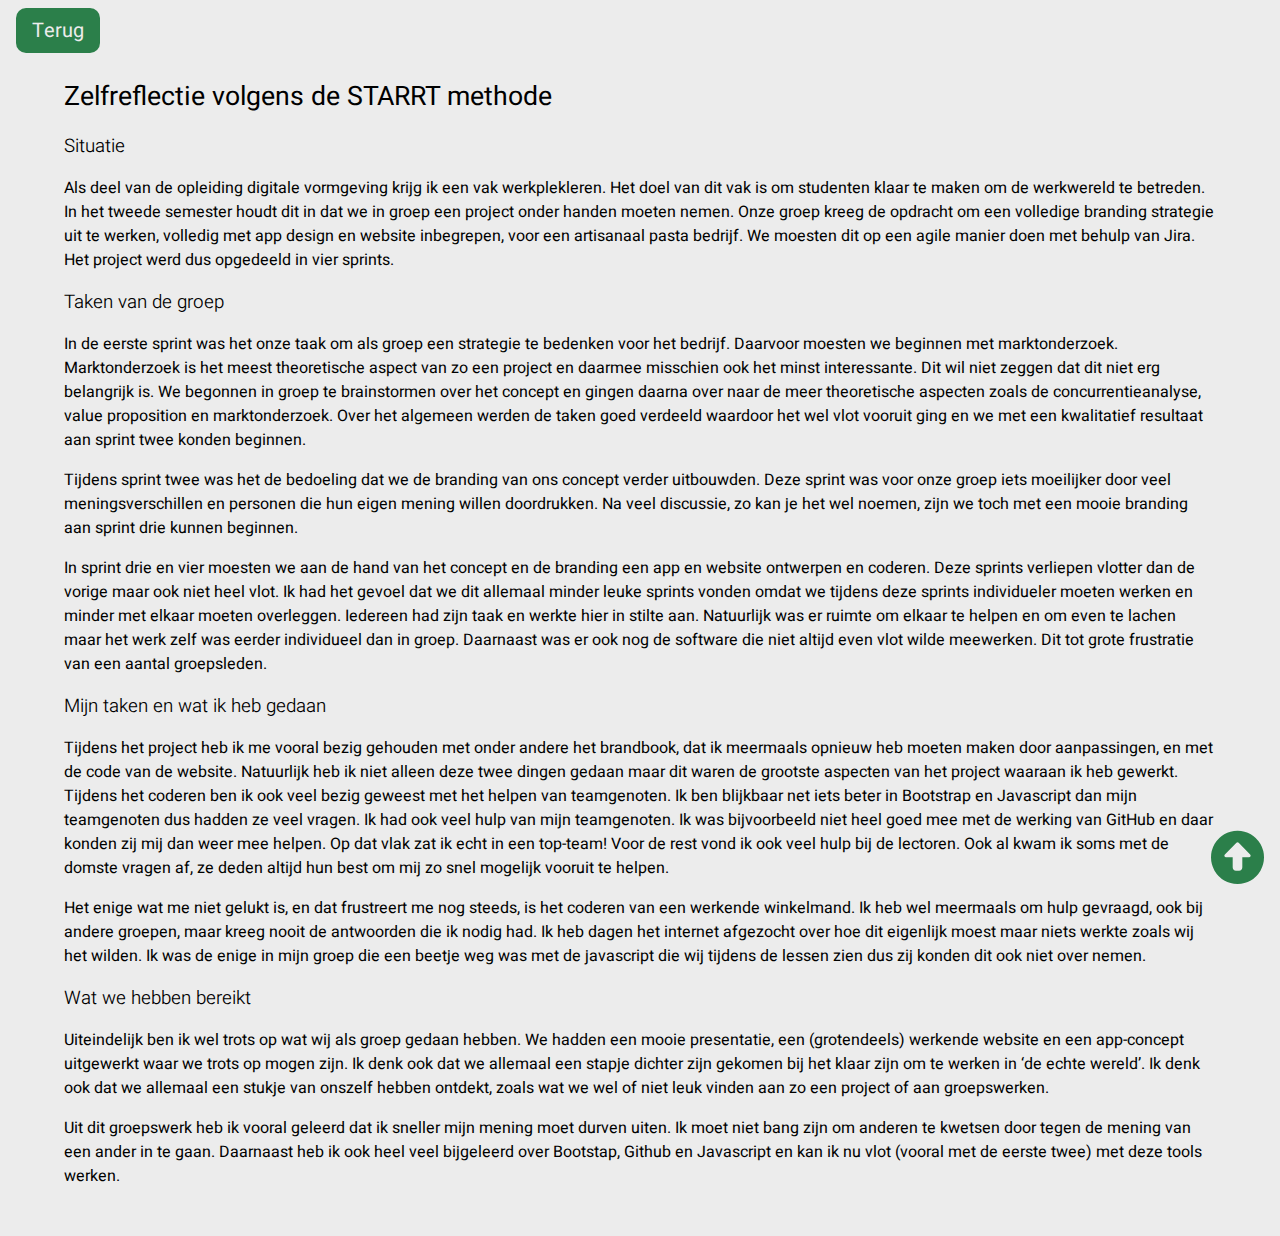
<file: eindevaluatie_wpl2.html>
<!DOCTYPE html>
<html lang="nl">
<head>
    <meta charset="UTF-8">
    <title>Chayenne Leys | Eindevaluatie</title>
    <link rel="icon" href="assets/logo_cl.png" type="image/gif" sizes="16x16">
    <meta name="viewport" content="width=device-width, initial-scale=1">

    <link href="https://cdn.jsdelivr.net/npm/bootstrap@5.3.0-alpha3/dist/css/bootstrap.min.css" rel="stylesheet"
          integrity="sha384-KK94CHFLLe+nY2dmCWGMq91rCGa5gtU4mk92HdvYe+M/SXH301p5ILy+dN9+nJOZ" crossorigin="anonymous">
    <script src="https://cdn.jsdelivr.net/npm/bootstrap@5.3.0-alpha3/dist/js/bootstrap.bundle.min.js"
            integrity="sha384-ENjdO4Dr2bkBIFxQpeoTz1HIcje39Wm4jDKdf19U8gI4ddQ3GYNS7NTKfAdVQSZe"
            crossorigin="anonymous"></script>

    <link rel="stylesheet" href="https://cdnjs.cloudflare.com/ajax/libs/font-awesome/6.2.1/css/all.min.css">
    <link rel="preconnect" href="https://fonts.googleapis.com">
    <link rel="preconnect" href="https://fonts.gstatic.com" crossorigin>
    <link href="https://fonts.googleapis.com/css2?family=Heebo:wght@100;300;400;700;900&family=Kanit:wght@900&display=swap"
          rel="stylesheet">

    <link rel="stylesheet" href="style.css">
    <script defer src="script.js"></script>
</head>
<body>
<div class="terugknop">
    <a class="terug" href="index.html#wpl_1">Terug</a>
</div>
<div class="omhoogknop">
    <a href="#"><i class="fa-solid fa-circle-up"></i></a>
</div>
<main class="container-xl">
    <div class="row" id="eindevaluatie">
        <h4>Zelfreflectie volgens de STARRT methode</h4>
        <h3>Situatie</h3>
        <p>Als deel van de opleiding digitale vormgeving krijg ik een vak werkplekleren. Het doel van dit vak is om
            studenten klaar te maken om de werkwereld te betreden. In het tweede semester houdt dit in dat we in groep
            een project onder handen moeten nemen. Onze groep kreeg de opdracht om een volledige branding strategie uit
            te werken, volledig met app design en website inbegrepen, voor een artisanaal pasta bedrijf. We moesten dit
            op een agile manier doen met behulp van Jira. Het project werd dus opgedeeld in vier sprints. </p>
        <h3>Taken van de groep</h3>
        <p>In de eerste sprint was het onze taak om als groep een strategie te bedenken voor het bedrijf. Daarvoor
            moesten we beginnen met marktonderzoek. Marktonderzoek is het meest theoretische aspect van zo een project
            en daarmee misschien ook het minst interessante. Dit wil niet zeggen dat dit niet erg belangrijk is. We
            begonnen in groep te brainstormen over het concept en gingen daarna over naar de meer theoretische aspecten
            zoals de concurrentieanalyse, value proposition en marktonderzoek. Over het algemeen werden de taken goed
            verdeeld waardoor het wel vlot vooruit ging en we met een kwalitatief resultaat aan sprint twee konden
            beginnen.</p>
        <p>Tijdens sprint twee was het de bedoeling dat we de branding van ons concept verder uitbouwden. Deze sprint
            was voor onze groep iets moeilijker door veel meningsverschillen en personen die hun eigen mening willen
            doordrukken. Na veel discussie, zo kan je het wel noemen, zijn we toch met een mooie branding aan sprint
            drie kunnen beginnen. </p>
        <p>In sprint drie en vier moesten we aan de hand van het concept en de branding een app en website ontwerpen en
            coderen. Deze sprints verliepen vlotter dan de vorige maar ook niet heel vlot. Ik had het gevoel dat we dit
            allemaal minder leuke sprints vonden omdat we tijdens deze sprints individueler moeten werken en minder met
            elkaar moeten overleggen. Iedereen had zijn taak en werkte hier in stilte aan. Natuurlijk was er ruimte om
            elkaar te helpen en om even te lachen maar het werk zelf was eerder individueel dan in groep. Daarnaast was
            er ook nog de software die niet altijd even vlot wilde meewerken. Dit tot grote frustratie van een aantal
            groepsleden.</p>
        <h3>Mijn taken en wat ik heb gedaan</h3>
        <p>Tijdens het project heb ik me vooral bezig gehouden met onder andere het brandbook, dat ik meermaals opnieuw
            heb moeten maken door aanpassingen, en met de code van de website. Natuurlijk heb ik niet alleen deze twee
            dingen gedaan maar dit waren de grootste aspecten van het project waaraan ik heb gewerkt. Tijdens het
            coderen ben ik ook veel bezig geweest met het helpen van teamgenoten. Ik ben blijkbaar net iets beter in
            Bootstrap en Javascript dan mijn teamgenoten dus hadden ze veel vragen. Ik had ook veel hulp van mijn
            teamgenoten. Ik was bijvoorbeeld niet heel goed mee met de werking van GitHub en daar konden zij mij dan
            weer mee helpen. Op dat vlak zat ik echt in een top-team! Voor de rest vond ik ook veel hulp bij de
            lectoren. Ook al kwam ik soms met de domste vragen af, ze deden altijd hun best om mij zo snel mogelijk
            vooruit te helpen.</p>
        <p>Het enige wat me niet gelukt is, en dat frustreert me nog steeds, is het coderen van een werkende winkelmand.
            Ik heb wel meermaals om hulp gevraagd, ook bij andere groepen, maar kreeg nooit de antwoorden die ik nodig
            had. Ik heb dagen het internet afgezocht over hoe dit eigenlijk moest maar niets werkte zoals wij het
            wilden. Ik was de enige in mijn groep die een beetje weg was met de javascript die wij tijdens de lessen
            zien dus zij konden dit ook niet over nemen.</p>
        <h3>Wat we hebben bereikt</h3>
        <p>Uiteindelijk ben ik wel trots op wat wij als groep gedaan hebben. We hadden een mooie presentatie, een
            (grotendeels) werkende website en een app-concept uitgewerkt waar we trots op mogen zijn. Ik denk ook dat we
            allemaal een stapje dichter zijn gekomen bij het klaar zijn om te werken in ‘de echte wereld’. Ik denk ook
            dat we allemaal een stukje van onszelf hebben ontdekt, zoals wat we wel of niet leuk vinden aan zo een
            project of aan groepswerken.</p>
        <p>Uit dit groepswerk heb ik vooral geleerd dat ik sneller mijn mening moet durven uiten. Ik moet niet bang zijn
            om anderen te kwetsen door tegen de mening van een ander in te gaan. Daarnaast heb ik ook heel veel
            bijgeleerd over Bootstap, Github en Javascript en kan ik nu vlot (vooral met de eerste twee) met deze tools
            werken.</p>
    </div>
</main>
</body>
</html>
</file>
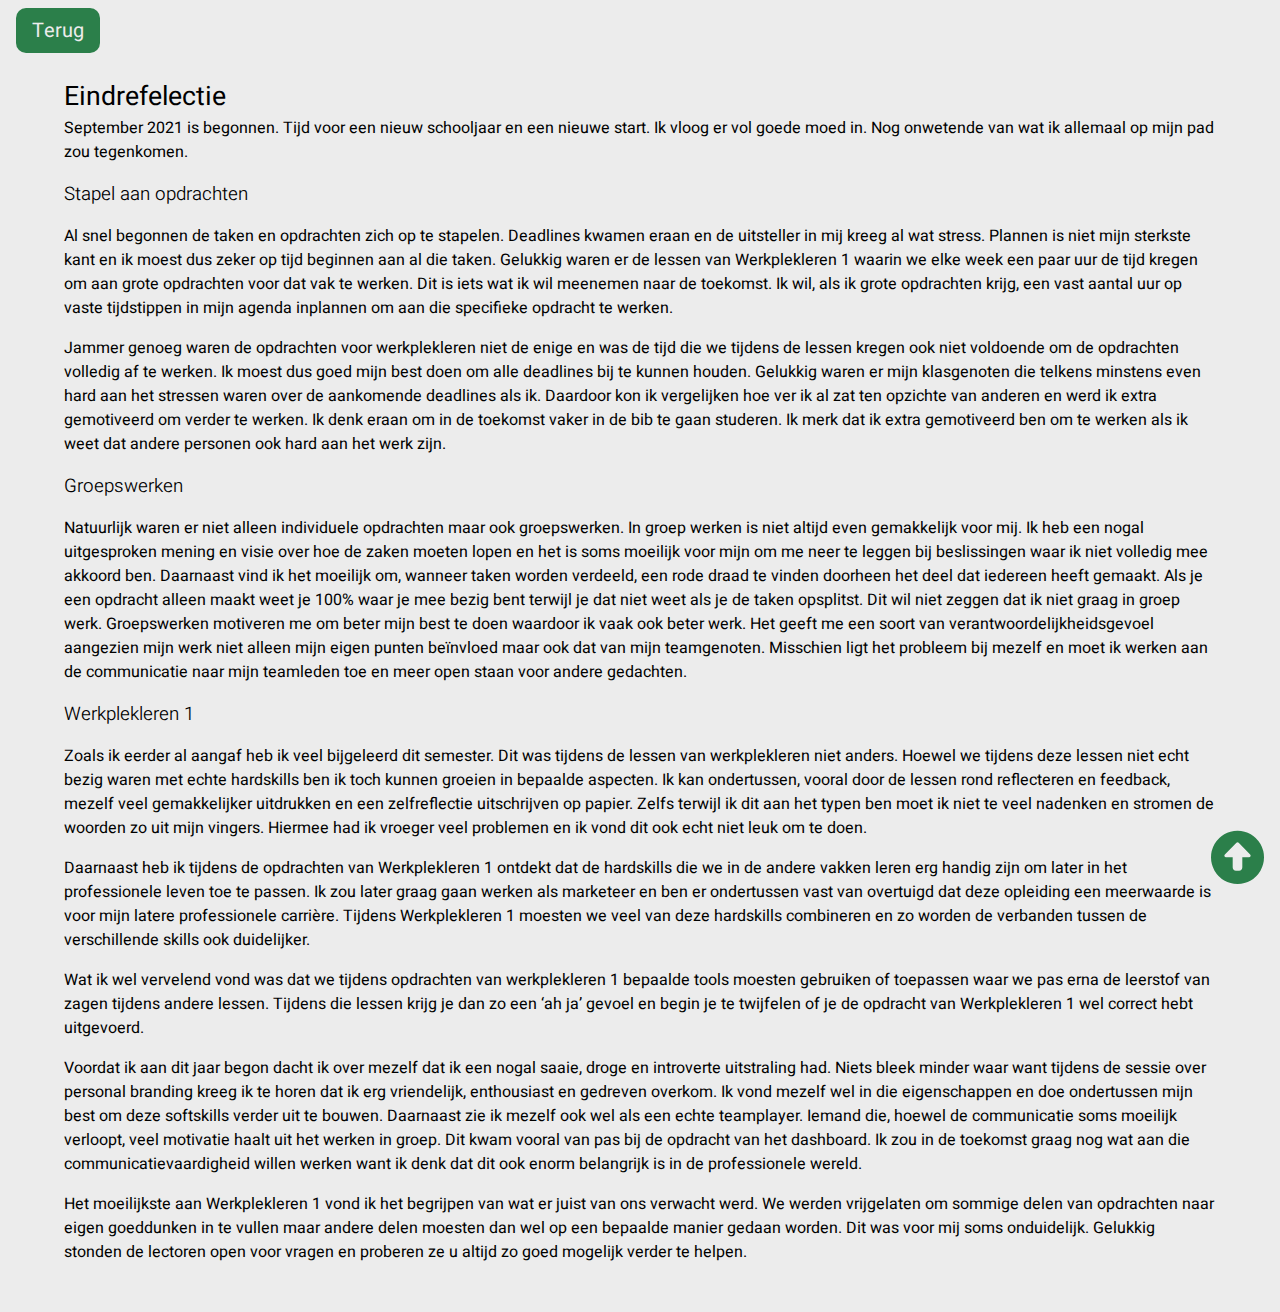
<file: eindreflectie.html>
<!DOCTYPE html>
<html lang="en">
<head>
    <meta charset="UTF-8">
    <title>Chayenne Leys | Eindreflectie</title>
    <link rel="icon" href="assets/logo_cl.png" type="image/gif" sizes="16x16">
    <link rel="stylesheet" href="style.css">
    <meta name="viewport" content="width=device-width, initial-scale=1"/>
    <link rel="stylesheet" href="https://cdnjs.cloudflare.com/ajax/libs/font-awesome/6.2.1/css/all.min.css">
    <link rel="preconnect" href="https://fonts.googleapis.com">
    <link rel="preconnect" href="https://fonts.gstatic.com" crossorigin>
    <link href="https://fonts.googleapis.com/css2?family=Heebo:wght@100;300;400;700;900&family=Kanit:wght@900&display=swap"
          rel="stylesheet">
</head>
<body>
<div class="terugknop">
    <a class="terug" href="index.html#wpl_1">Terug</a>
</div>
<div class="omhoogknop">
    <a href="#"><i class="fa-solid fa-circle-up"></i></a>
</div>
<main id="eindreflectie">
    <h4>Eindrefelectie</h4>
    <p>September 2021 is begonnen. Tijd voor een nieuw schooljaar en een nieuwe start.  Ik vloog er vol goede moed in. Nog onwetende van wat ik allemaal op mijn pad zou tegenkomen.</p>
    <h3>Stapel aan opdrachten</h3>
    <p>Al snel begonnen de taken en opdrachten zich op te stapelen. Deadlines kwamen eraan en de uitsteller in mij kreeg al wat stress. Plannen is niet mijn sterkste kant en ik moest dus zeker op tijd beginnen aan al die taken. Gelukkig waren er de lessen van Werkplekleren 1 waarin we elke week een paar uur de tijd kregen om aan grote opdrachten voor dat vak te werken. Dit is iets wat ik wil meenemen naar de toekomst. Ik wil, als ik grote opdrachten krijg, een vast aantal uur op vaste tijdstippen in mijn agenda inplannen om aan die specifieke opdracht te werken. </p>
    <p>Jammer genoeg waren de opdrachten voor werkplekleren niet de enige en was de tijd die we tijdens de lessen kregen ook niet voldoende om de opdrachten volledig af te werken. Ik moest dus goed mijn best doen om alle deadlines bij te kunnen houden. Gelukkig waren er mijn klasgenoten die telkens minstens even hard aan het stressen waren over de aankomende deadlines als ik. Daardoor kon ik vergelijken hoe ver ik al zat ten opzichte van anderen en werd ik extra gemotiveerd om verder te werken. Ik denk eraan om in de toekomst vaker in de bib te gaan studeren. Ik merk dat ik extra gemotiveerd ben om te werken als ik weet dat andere personen ook hard aan het werk zijn. </p>
    <h3>Groepswerken</h3>
    <p>Natuurlijk waren er niet alleen individuele opdrachten maar ook groepswerken. In groep werken is niet altijd even gemakkelijk voor mij. Ik heb een nogal uitgesproken mening en visie over hoe de zaken moeten lopen en het is soms moeilijk voor mijn om me neer te leggen bij beslissingen waar ik niet volledig mee akkoord ben. Daarnaast vind ik het moeilijk om, wanneer taken worden verdeeld, een rode draad te vinden doorheen het deel dat iedereen heeft gemaakt. Als je een opdracht alleen maakt weet je 100% waar je mee bezig bent terwijl je dat niet weet als je de taken opsplitst. Dit wil niet zeggen dat ik niet graag in groep werk. Groepswerken motiveren me om beter mijn best te doen waardoor ik vaak ook beter werk. Het geeft me een soort van verantwoordelijkheidsgevoel aangezien mijn werk niet alleen mijn eigen punten beïnvloed maar ook dat van mijn teamgenoten. Misschien ligt het probleem bij mezelf en moet ik werken aan de communicatie naar mijn teamleden toe en meer open staan voor andere gedachten. </p>
    <h3>Werkplekleren 1</h3>
    <p>Zoals ik eerder al aangaf heb ik veel bijgeleerd dit semester. Dit was tijdens de lessen van werkplekleren niet anders. Hoewel we tijdens deze lessen niet echt bezig waren met echte hardskills ben ik toch kunnen groeien in bepaalde aspecten. Ik kan ondertussen, vooral door de lessen rond reflecteren en feedback, mezelf veel gemakkelijker uitdrukken en een zelfreflectie uitschrijven op papier. Zelfs terwijl ik dit aan het typen ben moet ik niet te veel nadenken en stromen de woorden zo uit mijn vingers.  Hiermee had ik vroeger veel problemen en ik vond dit ook echt niet leuk om te doen. </p>
    <p>Daarnaast heb ik tijdens de opdrachten van Werkplekleren 1 ontdekt dat de hardskills die we in de andere vakken leren erg handig zijn om later in het professionele leven toe te passen. Ik zou later graag gaan werken als marketeer en ben er ondertussen vast van overtuigd dat deze opleiding een meerwaarde is voor mijn latere professionele carrière. Tijdens Werkplekleren 1 moesten we veel van deze hardskills combineren en zo worden de verbanden tussen de verschillende skills ook duidelijker. </p>
    <p>Wat ik wel vervelend vond was dat we tijdens opdrachten van werkplekleren 1 bepaalde tools moesten gebruiken of toepassen waar we pas erna de leerstof van zagen tijdens andere lessen. Tijdens die lessen krijg je dan zo een ‘ah ja’ gevoel en begin je te twijfelen of je de opdracht van Werkplekleren 1 wel correct hebt uitgevoerd. </p>
    <p>Voordat ik aan dit jaar begon dacht ik over mezelf dat ik een nogal saaie, droge en introverte uitstraling had. Niets bleek minder waar want tijdens de sessie over personal branding kreeg ik te horen dat ik erg vriendelijk, enthousiast en gedreven overkom. Ik vond mezelf wel in die eigenschappen en doe ondertussen mijn best om deze softskills verder uit te bouwen. Daarnaast zie ik mezelf ook wel als een echte teamplayer. Iemand die, hoewel de communicatie soms moeilijk verloopt, veel motivatie haalt uit het werken in groep. Dit kwam vooral van pas bij de opdracht van het dashboard.  Ik zou in de toekomst graag nog wat aan die communicatievaardigheid willen werken want ik denk dat dit ook enorm belangrijk is in de professionele wereld. </p>
    <p>Het moeilijkste aan Werkplekleren 1 vond ik het begrijpen van wat er juist van ons verwacht werd. We werden vrijgelaten om sommige delen van opdrachten naar eigen goeddunken in te vullen maar andere delen moesten dan wel op een bepaalde manier gedaan worden. Dit was voor mij soms onduidelijk. Gelukkig stonden de lectoren open voor vragen en proberen ze u altijd zo goed mogelijk verder te helpen.</p>
</main>
</body>
</html>
</file>
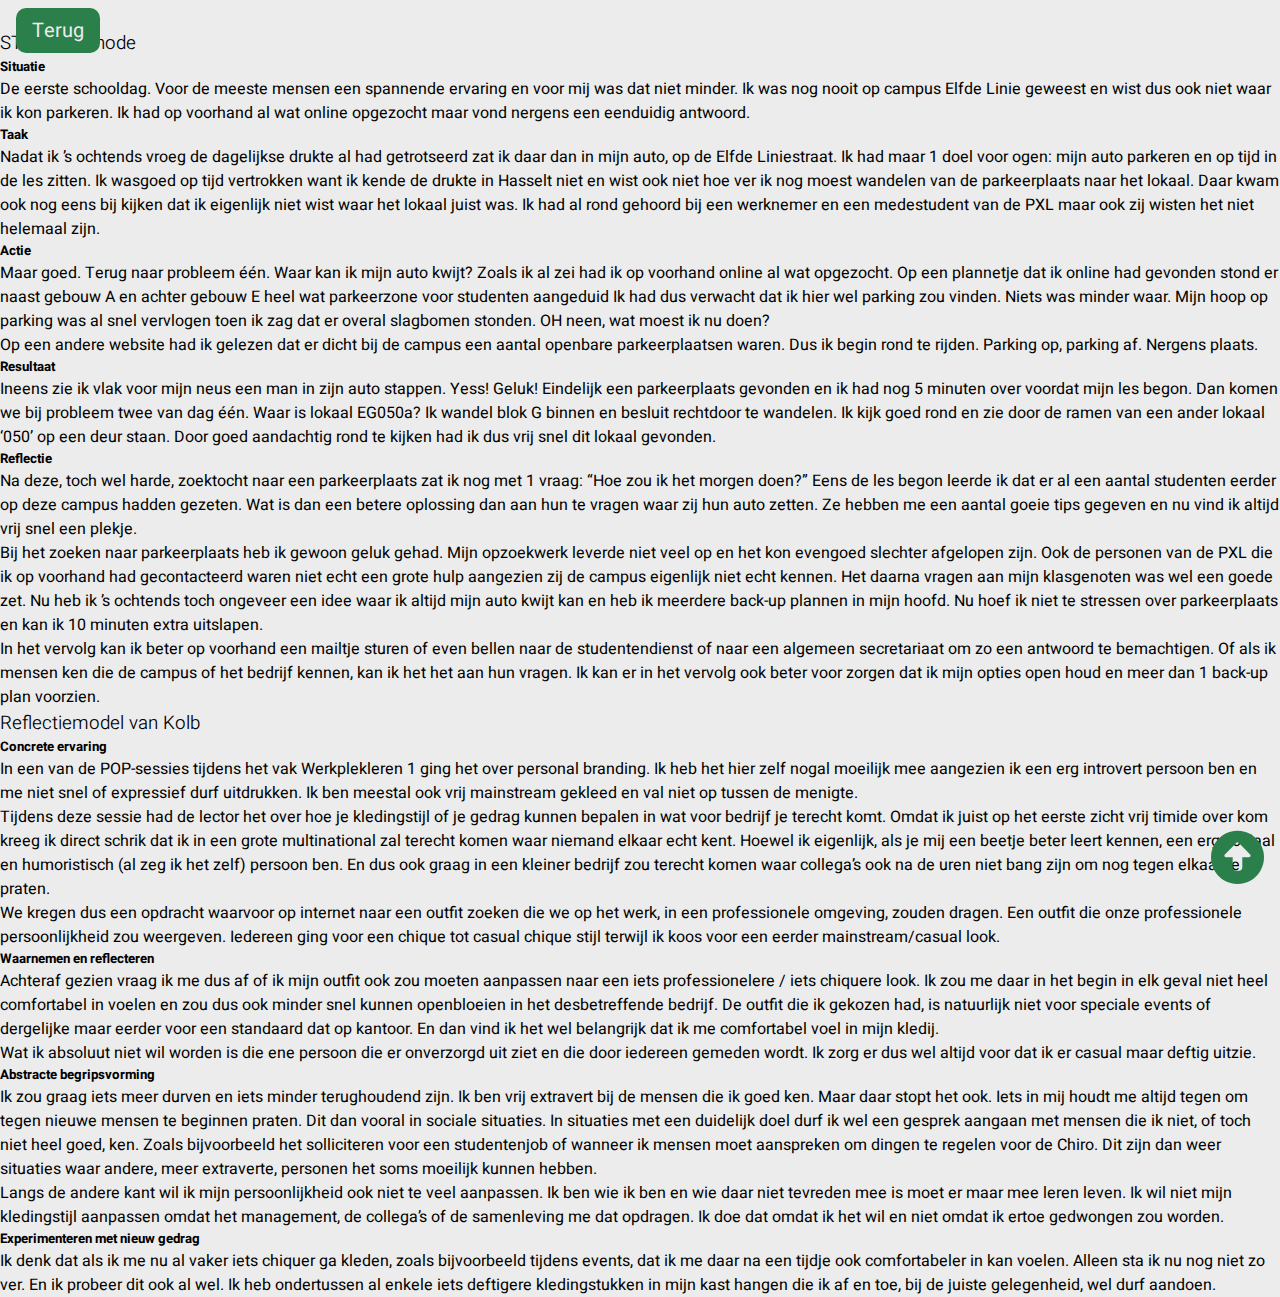
<file: feedback-reflecteren.html>
<!DOCTYPE html>
<html lang="en">
<head>
    <meta charset="UTF-8">
    <title>Chayenne Leys | Feedback en reflecteren</title>
    <link rel="icon" href="assets/logo_cl.png" type="image/gif" sizes="16x16">
    <link rel="stylesheet" href="style.css">
    <meta name="viewport" content="width=device-width, initial-scale=1"/>
    <link rel="stylesheet" href="https://cdnjs.cloudflare.com/ajax/libs/font-awesome/6.2.1/css/all.min.css">
    <link rel="preconnect" href="https://fonts.googleapis.com">
    <link rel="preconnect" href="https://fonts.gstatic.com" crossorigin>
    <link href="https://fonts.googleapis.com/css2?family=Heebo:wght@100;300;400;700;900&family=Kanit:wght@900&display=swap"
          rel="stylesheet">

    <link href="https://cdn.jsdelivr.net/npm/bootstrap@5.3.0-alpha3/dist/css/bootstrap.min.css" rel="stylesheet"
          integrity="sha384-KK94CHFLLe+nY2dmCWGMq91rCGa5gtU4mk92HdvYe+M/SXH301p5ILy+dN9+nJOZ" crossorigin="anonymous">
    <script src="https://cdn.jsdelivr.net/npm/bootstrap@5.3.0-alpha3/dist/js/bootstrap.bundle.min.js"
            integrity="sha384-ENjdO4Dr2bkBIFxQpeoTz1HIcje39Wm4jDKdf19U8gI4ddQ3GYNS7NTKfAdVQSZe"
            crossorigin="anonymous"></script>
</head>
<body class="body">
<div class="terugknop">
    <a class="terug" href="index.html#wpl_1">Terug</a>
</div>
<div class="omhoogknop">
    <a href="#"><i class="fa-solid fa-circle-up"></i></a>
</div>
<main id="feedback-reflecteren" class="container-xl">
    <div class="row justify-content-center">
        <section class="col-10 mx-auto mt-5">
            <h3>STARR-methode</h3>
            <h5>Situatie</h5>
            <p>De eerste schooldag. Voor de meeste mensen een spannende ervaring en voor mij was dat niet
                minder. Ik was nog nooit op campus Elfde Linie geweest en wist dus ook niet waar ik kon parkeren.
                Ik had op voorhand al wat online opgezocht maar vond nergens een eenduidig antwoord.</p>
            <h5>Taak</h5>
            <p>Nadat ik ’s ochtends vroeg de dagelijkse drukte al had getrotseerd zat ik daar dan in mijn auto, op
                de Elfde Liniestraat. Ik had maar 1 doel voor ogen: mijn auto parkeren en op tijd in de les zitten. Ik
                wasgoed op tijd vertrokken want ik kende de drukte in Hasselt niet en wist ook niet hoe ver ik nog
                moest wandelen van de parkeerplaats naar het lokaal. Daar kwam ook nog eens bij kijken dat ik
                eigenlijk niet wist waar het lokaal juist was. Ik had al rond gehoord bij een werknemer en een
                medestudent van de PXL maar ook zij wisten het niet helemaal zijn.</p>
            <h5>Actie</h5>
            <p>Maar goed. Terug naar probleem één. Waar kan ik mijn auto kwijt? Zoals ik al zei had ik op voorhand
                online al wat opgezocht. Op een plannetje dat ik online had gevonden stond er naast gebouw A en
                achter gebouw E heel wat parkeerzone voor studenten aangeduid Ik had dus verwacht dat ik hier wel
                parking zou vinden. Niets was minder waar. Mijn hoop op parking was al snel vervlogen toen ik zag
                dat er overal slagbomen stonden. OH neen, wat moest ik nu doen?
            </p>
            <p>Op een andere website had ik gelezen dat er dicht bij de campus een aantal openbare
                parkeerplaatsen waren. Dus ik begin rond te rijden. Parking op, parking af. Nergens plaats.</p>
            <h5>Resultaat</h5>
            <p>Ineens zie ik vlak voor mijn neus een man in zijn auto stappen. Yess! Geluk! Eindelijk een
                parkeerplaats gevonden en ik had nog 5 minuten over voordat mijn les begon. Dan komen we bij
                probleem twee van dag één. Waar is lokaal EG050a? Ik wandel blok G binnen en besluit rechtdoor te
                wandelen. Ik kijk goed rond en zie door de ramen van een ander lokaal ‘050’ op een deur staan. Door
                goed aandachtig rond te kijken had ik dus vrij snel dit lokaal gevonden. </p>
            <h5>Reflectie</h5>
            <p>Na deze, toch wel harde, zoektocht naar een parkeerplaats zat ik nog met 1 vraag: “Hoe zou ik het
                morgen doen?” Eens de les begon leerde ik dat er al een aantal studenten eerder op deze campus
                hadden gezeten. Wat is dan een betere oplossing dan aan hun te vragen waar zij hun auto zetten. Ze
                hebben me een aantal goeie tips gegeven en nu vind ik altijd vrij snel een plekje.
            </p>
            <p>Bij het zoeken naar parkeerplaats heb ik gewoon geluk gehad. Mijn opzoekwerk leverde niet veel op
                en het kon evengoed slechter afgelopen zijn. Ook de personen van de PXL die ik op voorhand had
                gecontacteerd waren niet echt een grote hulp aangezien zij de campus eigenlijk niet echt kennen.
                Het daarna vragen aan mijn klasgenoten was wel een goede zet. Nu heb ik ’s ochtends toch ongeveer
                een idee waar ik altijd mijn auto kwijt kan en heb ik meerdere back-up plannen in mijn hoofd. Nu hoef
                ik niet te stressen over parkeerplaats en kan ik 10 minuten extra uitslapen.
            </p>
            <p>In het vervolg kan ik beter op voorhand een mailtje sturen of even bellen naar de studentendienst of
                naar een algemeen secretariaat om zo een antwoord te bemachtigen. Of als ik mensen ken die de
                campus of het bedrijf kennen, kan ik het het aan hun vragen. Ik kan er in het vervolg ook beter voor
                zorgen dat ik mijn opties open houd en meer dan 1 back-up plan voorzien.
            </p>
        </section>
        <section class="col-10 mx-auto mt-5">
            <h3>Reflectiemodel van Kolb</h3>
            <h5>Concrete ervaring</h5>
            <p>In een van de POP-sessies tijdens het vak Werkplekleren 1 ging het over personal branding. Ik heb
                het hier zelf nogal moeilijk mee aangezien ik een erg introvert persoon ben en me niet snel of
                expressief durf uitdrukken. Ik ben meestal ook vrij mainstream gekleed en val niet op tussen de
                menigte.
            </p>
            <p>Tijdens deze sessie had de lector het over hoe je kledingstijl of je gedrag kunnen bepalen in wat voor
                bedrijf je terecht komt. Omdat ik juist op het eerste zicht vrij timide over kom kreeg ik direct schrik
                dat ik in een grote multinational zal terecht komen waar niemand elkaar echt kent. Hoewel ik
                eigenlijk, als je mij een beetje beter leert kennen, een erg sociaal en humoristisch (al zeg ik het
                zelf)
                persoon ben. En dus ook graag in een kleiner bedrijf zou terecht komen waar collega’s ook na de
                uren niet bang zijn om nog tegen elkaar te praten.
            </p>
            <p>We kregen dus een opdracht waarvoor op internet naar een outfit zoeken die we op het werk, in een
                professionele omgeving, zouden dragen. Een outfit die onze professionele persoonlijkheid zou
                weergeven. Iedereen ging voor een chique tot casual chique stijl terwijl ik koos voor een eerder
                mainstream/casual look. </p>
            <h5>Waarnemen en reflecteren</h5>
            <p>Achteraf gezien vraag ik me dus af of ik mijn outfit ook zou moeten aanpassen naar een iets
                professionelere / iets chiquere look. Ik zou me daar in het begin in elk geval niet heel comfortabel in
                voelen en zou dus ook minder snel kunnen openbloeien in het desbetreffende bedrijf. De outfit die ik
                gekozen had, is natuurlijk niet voor speciale events of dergelijke maar eerder voor een standaard dat
                op kantoor. En dan vind ik het wel belangrijk dat ik me comfortabel voel in mijn kledij.
            </p>
            <p>Wat ik absoluut niet wil worden is die ene persoon die er onverzorgd uit ziet en die door iedereen
                gemeden wordt. Ik zorg er dus wel altijd voor dat ik er casual maar deftig uitzie. </p>
            <h5>Abstracte begripsvorming</h5>
            <p>Ik zou graag iets meer durven en iets minder terughoudend zijn. Ik ben vrij extravert bij de mensen
                die ik goed ken. Maar daar stopt het ook. Iets in mij houdt me altijd tegen om tegen nieuwe mensen
                te beginnen praten. Dit dan vooral in sociale situaties. In situaties met een duidelijk doel durf ik wel
                een gesprek aangaan met mensen die ik niet, of toch niet heel goed, ken. Zoals bijvoorbeeld het
                solliciteren voor een studentenjob of wanneer ik mensen moet aanspreken om dingen te regelen
                voor de Chiro. Dit zijn dan weer situaties waar andere, meer extraverte, personen het soms moeilijk
                kunnen hebben.
            </p>
            <p>Langs de andere kant wil ik mijn persoonlijkheid ook niet te veel aanpassen. Ik ben wie ik ben en wie
                daar niet tevreden mee is moet er maar mee leren leven. Ik wil niet mijn kledingstijl aanpassen omdat
                het management, de collega’s of de samenleving me dat opdragen. Ik doe dat omdat ik het wil en niet
                omdat ik ertoe gedwongen zou worden. </p>
            <h5>Experimenteren met nieuw gedrag</h5>
            <p>Ik denk dat als ik me nu al vaker iets chiquer ga kleden, zoals bijvoorbeeld tijdens events, dat ik me
                daar na een tijdje ook comfortabeler in kan voelen. Alleen sta ik nu nog niet zo ver. En ik probeer dit
                ook al wel. Ik heb ondertussen al enkele iets deftigere kledingstukken in mijn kast hangen die ik af en
                toe, bij de juiste gelegenheid, wel durf aandoen. </p>
        </section>
    </div>
</main>

</body>
</html>
</file>
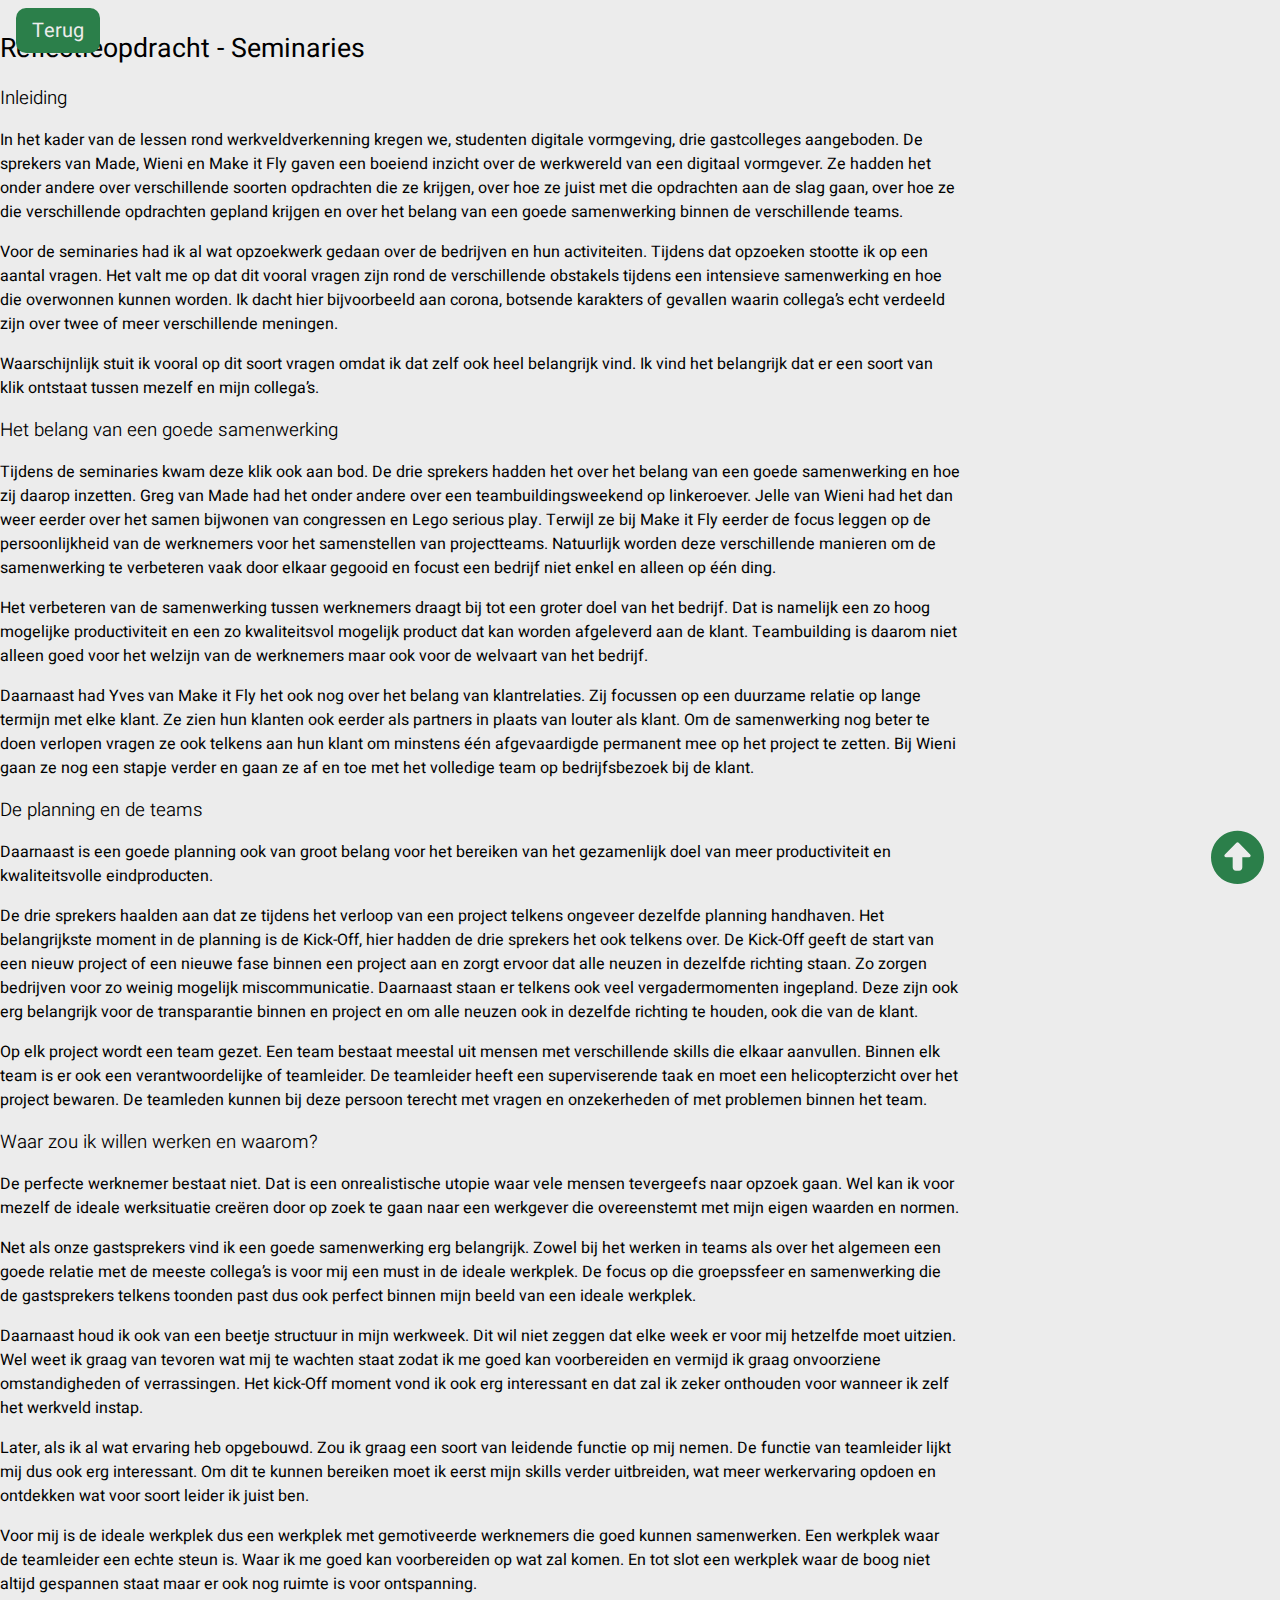
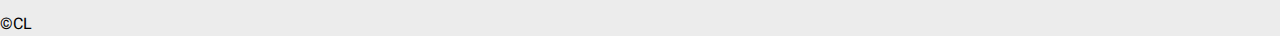
<file: gastcolleges.html>
<!DOCTYPE html>
<html lang="en">
<head>
    <meta charset="UTF-8">
    <title>Chayenne Leys | Reflectie van de gastcolleges</title>
    <link rel="icon" href="assets/logo_cl.png" type="image/gif" sizes="16x16">
    <link rel="stylesheet" href="style.css">
    <meta name="viewport" content="width=device-width, initial-scale=1"/>
    <link rel="stylesheet" href="https://cdnjs.cloudflare.com/ajax/libs/font-awesome/6.2.1/css/all.min.css">
    <link rel="preconnect" href="https://fonts.googleapis.com">
    <link rel="preconnect" href="https://fonts.gstatic.com" crossorigin>
    <link href="https://fonts.googleapis.com/css2?family=Heebo:wght@100;300;400;700;900&family=Kanit:wght@900&display=swap"
          rel="stylesheet">
</head>
<body>
<div class="terugknop">
    <a class="terug" href="index.html#wpl_1">Terug</a>
</div>
<div class="omhoogknop">
    <a href="#"><i class="fa-solid fa-circle-up"></i></a>
</div>
<main id="gastcolleges">
    <h4>Reflectieopdracht - Seminaries</h4>
    <h3>Inleiding</h3>
    <p>In het kader van de lessen rond werkveldverkenning kregen we, studenten digitale vormgeving, drie gastcolleges
        aangeboden. De sprekers van Made, Wieni en Make it Fly gaven een boeiend inzicht over de werkwereld van een
        digitaal vormgever. Ze hadden het onder andere over verschillende soorten opdrachten die ze krijgen, over hoe ze
        juist met die opdrachten aan de slag gaan, over hoe ze die verschillende opdrachten gepland krijgen en over het
        belang van een goede samenwerking binnen de verschillende teams.</p>
    <p>Voor de seminaries had ik al wat opzoekwerk gedaan over de bedrijven en hun activiteiten. Tijdens dat opzoeken
        stootte ik op een aantal vragen. Het valt me op dat dit vooral vragen zijn rond de verschillende obstakels
        tijdens een intensieve samenwerking en hoe die overwonnen kunnen worden. Ik dacht hier bijvoorbeeld aan corona,
        botsende karakters of gevallen waarin collega’s echt verdeeld zijn over twee of meer verschillende meningen.</p>
    <p>Waarschijnlijk stuit ik vooral op dit soort vragen omdat ik dat zelf ook heel belangrijk vind. Ik vind het
        belangrijk dat er een soort van klik ontstaat tussen mezelf en mijn collega’s.</p>
    <h3>Het belang van een goede samenwerking</h3>
    <p>Tijdens de seminaries kwam deze klik ook aan bod. De drie sprekers hadden het over het belang van een goede
        samenwerking en hoe zij daarop inzetten. Greg van Made had het onder andere over een teambuildingsweekend op
        linkeroever. Jelle van Wieni had het dan weer eerder over het samen bijwonen van congressen en Lego serious
        play. Terwijl ze bij Make it Fly eerder de focus leggen op de persoonlijkheid van de werknemers voor het
        samenstellen van projectteams. Natuurlijk worden deze verschillende manieren om de samenwerking te verbeteren
        vaak door elkaar gegooid en focust een bedrijf niet enkel en alleen op één ding.</p>
    <p>Het verbeteren van de samenwerking tussen werknemers draagt bij tot een groter doel van het bedrijf. Dat is
        namelijk een zo hoog mogelijke productiviteit en een zo kwaliteitsvol mogelijk product dat kan worden afgeleverd
        aan de klant. Teambuilding is daarom niet alleen goed voor het welzijn van de werknemers maar ook voor de
        welvaart van het bedrijf.</p>
    <p>Daarnaast had Yves van Make it Fly het ook nog over het belang van klantrelaties. Zij focussen op een duurzame
        relatie op lange termijn met elke klant. Ze zien hun klanten ook eerder als partners in plaats van louter als
        klant. Om de samenwerking nog beter te doen verlopen vragen ze ook telkens aan hun klant om minstens één
        afgevaardigde permanent mee op het project te zetten. Bij Wieni gaan ze nog een stapje verder en gaan ze af en
        toe met het volledige team op bedrijfsbezoek bij de klant.</p>
    <h3>De planning en de teams</h3>
    <p>Daarnaast is een goede planning ook van groot belang voor het bereiken van het gezamenlijk doel van meer
        productiviteit en kwaliteitsvolle eindproducten.</p>
    <p>De drie sprekers haalden aan dat ze tijdens het verloop van een project telkens ongeveer dezelfde planning
        handhaven. Het belangrijkste moment in de planning is de Kick-Off, hier hadden de drie sprekers het ook telkens
        over. De Kick-Off geeft de start van een nieuw project of een nieuwe fase binnen een project aan en zorgt ervoor
        dat alle neuzen in dezelfde richting staan. Zo zorgen bedrijven voor zo weinig mogelijk miscommunicatie.
        Daarnaast staan er telkens ook veel vergadermomenten ingepland. Deze zijn ook erg belangrijk voor de
        transparantie binnen en project en om alle neuzen ook in dezelfde richting te houden, ook die van de klant.</p>
    <p>Op elk project wordt een team gezet. Een team bestaat meestal uit mensen met verschillende skills die elkaar
        aanvullen. Binnen elk team is er ook een verantwoordelijke of teamleider. De teamleider heeft een superviserende
        taak en moet een helicopterzicht over het project bewaren. De teamleden kunnen bij deze persoon terecht met
        vragen en onzekerheden of met problemen binnen het team.</p>
    <h3>Waar zou ik willen werken en waarom?</h3>
    <p>De perfecte werknemer bestaat niet. Dat is een onrealistische utopie waar vele mensen tevergeefs naar opzoek
        gaan. Wel kan ik voor mezelf de ideale werksituatie creëren door op zoek te gaan naar een werkgever die
        overeenstemt met mijn eigen waarden en normen.</p>
    <p>Net als onze gastsprekers vind ik een goede samenwerking erg belangrijk. Zowel bij het werken in teams als over
        het algemeen een goede relatie met de meeste collega’s is voor mij een must in de ideale werkplek. De focus op
        die groepssfeer en samenwerking die de gastsprekers telkens toonden past dus ook perfect binnen mijn beeld van
        een ideale werkplek.</p>
    <p>Daarnaast houd ik ook van een beetje structuur in mijn werkweek. Dit wil niet zeggen dat elke week er voor mij
        hetzelfde moet uitzien. Wel weet ik graag van tevoren wat mij te wachten staat zodat ik me goed kan voorbereiden
        en vermijd ik graag onvoorziene omstandigheden of verrassingen. Het kick-Off moment vond ik ook erg interessant
        en dat zal ik zeker onthouden voor wanneer ik zelf het werkveld instap.</p>
    <p>Later, als ik al wat ervaring heb opgebouwd. Zou ik graag een soort van leidende functie op mij nemen. De functie
        van teamleider lijkt mij dus ook erg interessant. Om dit te kunnen bereiken moet ik eerst mijn skills verder
        uitbreiden, wat meer werkervaring opdoen en ontdekken wat voor soort leider ik juist ben.</p>
    <p>Voor mij is de ideale werkplek dus een werkplek met gemotiveerde werknemers die goed kunnen samenwerken. Een
        werkplek waar de teamleider een echte steun is. Waar ik me goed kan voorbereiden op wat zal komen. En tot slot
        een werkplek waar de boog niet altijd gespannen staat maar er ook nog ruimte is voor ontspanning.</p>
</main>
<footer>
    <p>©CL</p>
</footer>
</body>
</html>
</file>
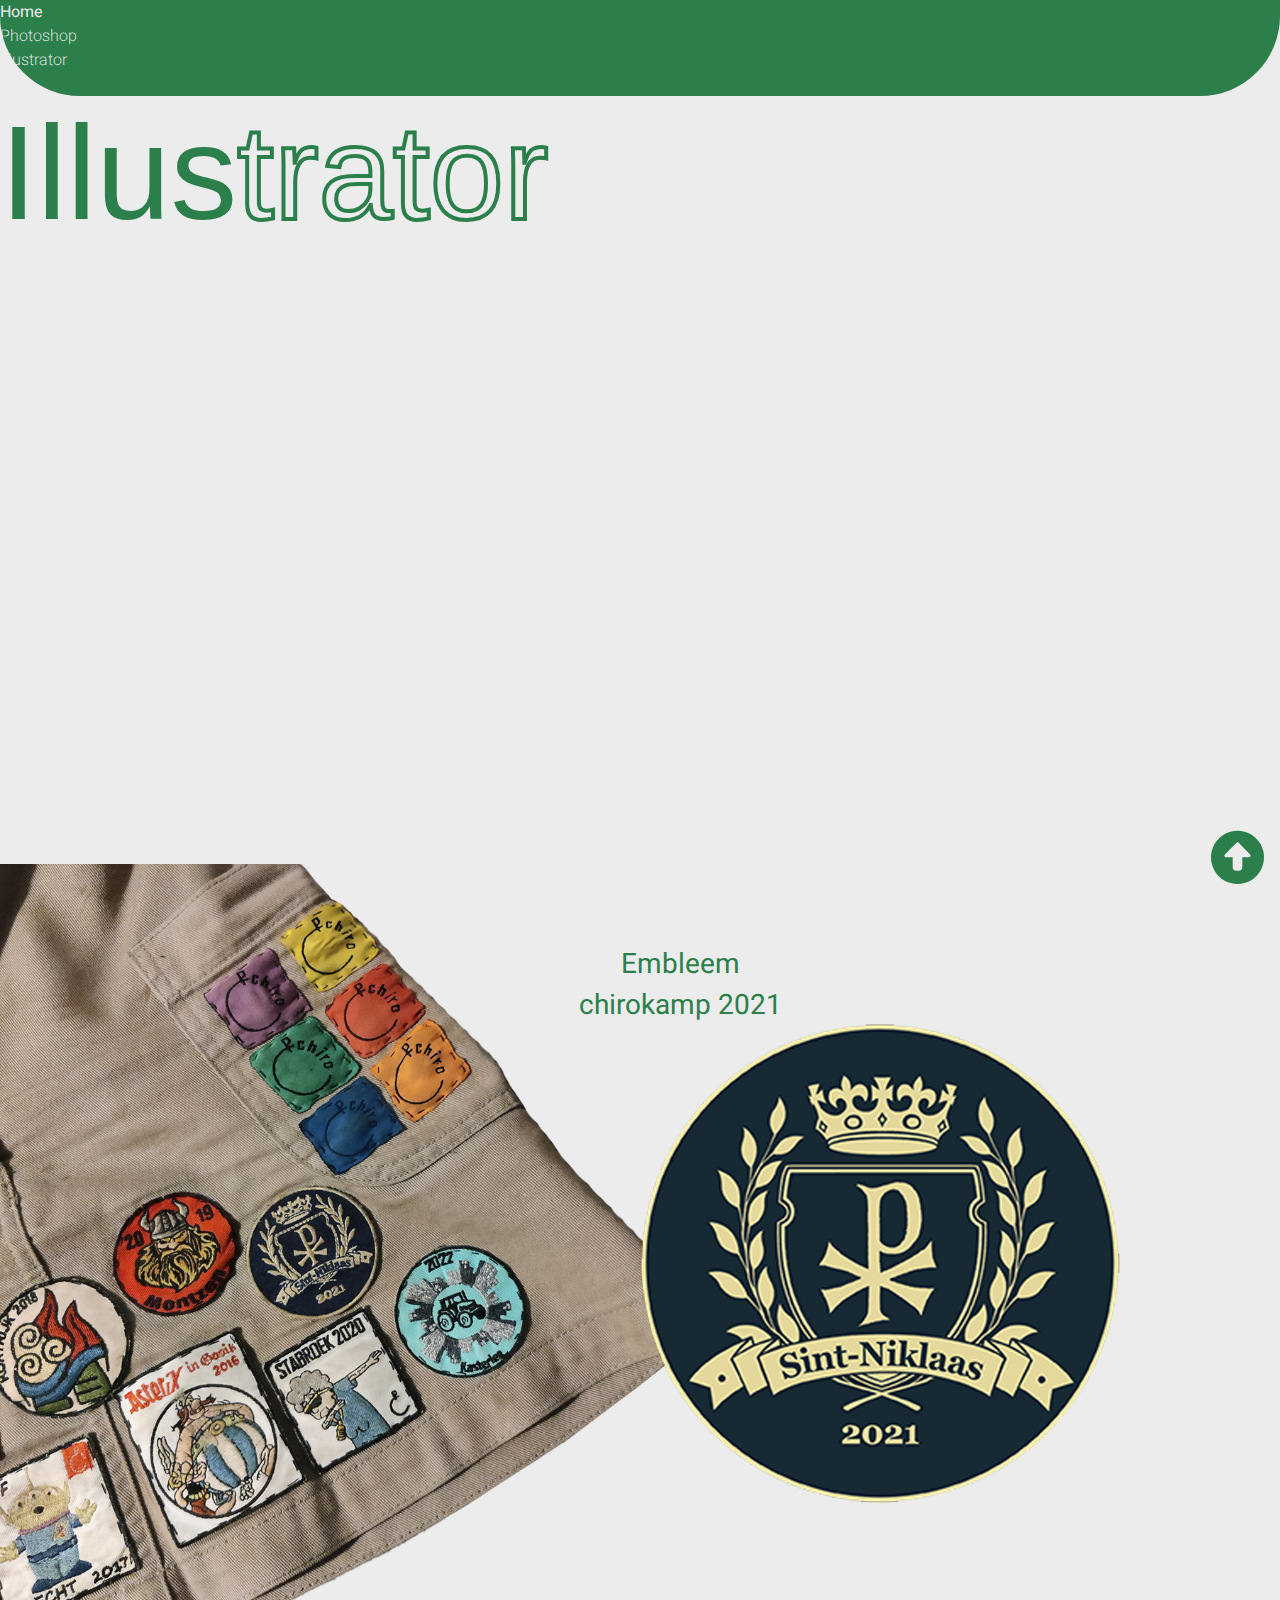
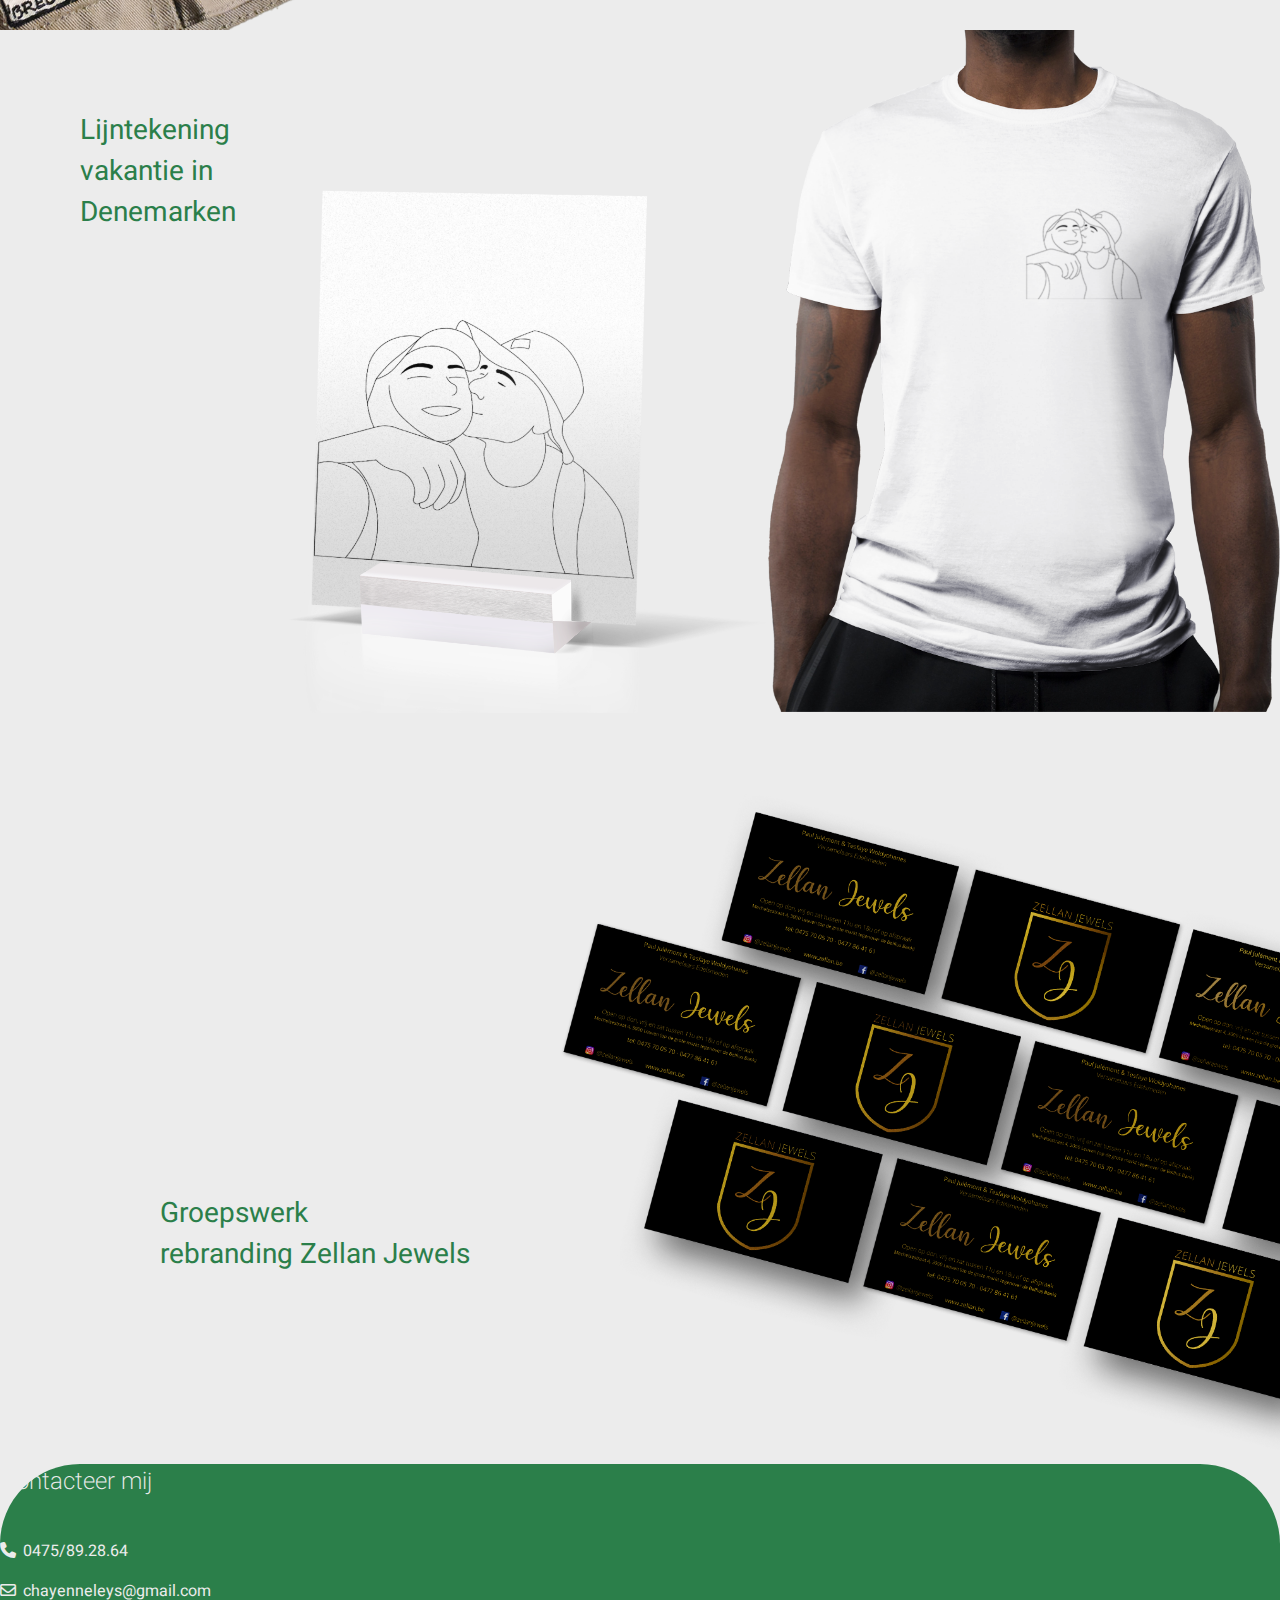
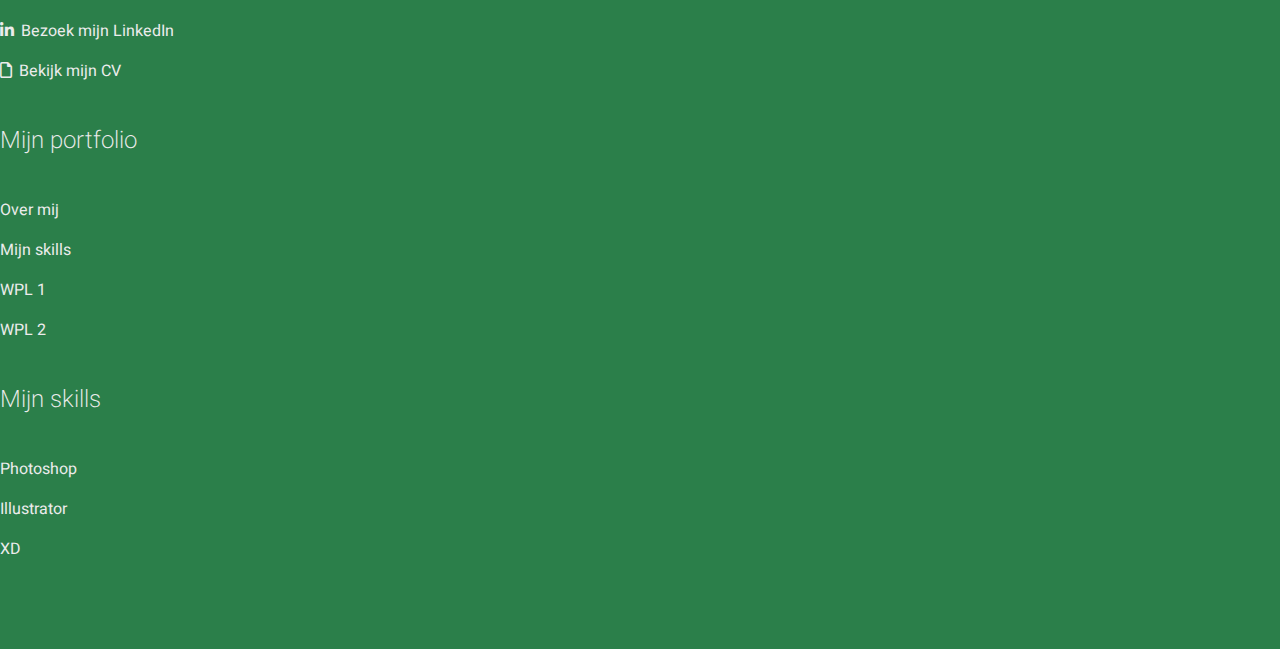
<file: illustrator.html>
<!DOCTYPE html>
<html lang="nl">
<head>
    <meta charset="UTF-8">
    <title>Chayenne Leys | Illustrator</title>
    <link rel="icon" href="assets/logo_cl.png" type="image/gif" sizes="16x16">
    <link rel="stylesheet" href="style.css">
    <meta name="viewport" content="width=device-width, initial-scale=1"/>
    <link rel="stylesheet" href="https://cdnjs.cloudflare.com/ajax/libs/font-awesome/6.2.1/css/all.min.css">
    <link rel="preconnect" href="https://fonts.googleapis.com">
    <link rel="preconnect" href="https://fonts.gstatic.com" crossorigin>
    <link href="https://fonts.googleapis.com/css2?family=Heebo:wght@100;400;700;900&display=swap" rel="stylesheet">

    <link href="https://cdn.jsdelivr.net/npm/bootstrap@5.3.0-alpha3/dist/css/bootstrap.min.css" rel="stylesheet"
          integrity="sha384-KK94CHFLLe+nY2dmCWGMq91rCGa5gtU4mk92HdvYe+M/SXH301p5ILy+dN9+nJOZ" crossorigin="anonymous">
    <script src="https://cdn.jsdelivr.net/npm/bootstrap@5.3.0-alpha3/dist/js/bootstrap.bundle.min.js"
            integrity="sha384-ENjdO4Dr2bkBIFxQpeoTz1HIcje39Wm4jDKdf19U8gI4ddQ3GYNS7NTKfAdVQSZe"
            crossorigin="anonymous"></script>
</head>
<body id="body_ai">
<nav>
    <div class="container-lg mx-auto">
        <div id="nav_large" class="row justify-content-center">
            <p class="col-2 my-auto py-3"><a href="index.html">Home</a></p>
            <p class="col-2 my-auto py-3"><a href="#">Photoshop</a></p>
            <p class="col-2 my-auto py-3"><a href="illustrator.html">Illustrator</a></p>
            <p class="col-2 my-auto py-3"><a href="xd.html">XD</a></p>
        </div>
        <div id="nav_small">
            <div class="dropdown col-12 text-center">
                <div id="hamburger_icon" class="col-4">
                    <div class="row my-1">
                        <img class="col-5 gx-1" src="assets/bol.png" alt="menu icon">
                        <img class="col-5 gx-1" src="assets/bol.png" alt="menu icon">
                    </div>
                    <div class="row">
                        <img class="col-5 gx-1" src="assets/bol.png" alt="menu icon">
                        <img class="col-5 gx-1" src="assets/bol.png" alt="menu icon">
                    </div>
                </div>
                <div id="close_icon" class="col-4 text-start">
                    <img src="assets/cross.png" alt="menu sluiten">
                </div>
                <div class="dropdown-content">
                    <a href="index.html"><h2>Home</h2></a>
                    <a href="index.html#over_mij"><h2>Over mij</h2></a>
                    <a href="index.html#mijn_skills"><h2>Mijn skills</h2></a>
                    <a href="photoshop.html"><p>Photoshop</p></a>
                    <a href="illustrator.html"><p>Illustrator</p></a>
                    <a href="xd.html"><p>XD</p></a>
                    <a href="index.html#wpl_1"><h2>WPL 1</h2></a>
                    <a href="index.html#wpl_2"><h2>WPL 2</h2></a>
                    <a href="#footer"><h2>Contact</h2></a>
                </div>
            </div>
        </div>
    </div>
</nav>
<header>
    <div class="container-xxl">
        <div id="header_titel" class="row mx-auto">
            <span id="chayenne" class="col-12 text-center">Illus<span id="leys">trator</span></span>
        </div>
    </div>
</header>
<div class="omhoogknop">
    <a href="#"><i class="fa-solid fa-circle-up"></i></a>
</div>
<main id="main-illustrator">
    <section id="illustrator-aandenken2021">
        <img src="assets/chirorok.png" alt="chirorok met aandenkens" id="illustrator-aandenken-chirorok">
        <div id="illustrator-aandenken2021-tekst">
            <p>Embleem</p>
            <p>chirokamp 2021</p>
        </div>
        <img src="assets/aandenken2021.png" alt="aandenken chirokamp 2021" id="illustrator-aandenken">
    </section>
    <section id="illustrator-denemarken">
        <div id="illustrator-denemarken-tekst">
            <p>Lijntekening</p>
            <p>vakantie in Denemarken</p>
        </div>
        <img src="assets/lijntekening_staander.png" alt="lijntekening koppelfoto" id="illustrator-lijntekening-frame">
        <img src="assets/lijntekening_tshirt.png" alt="lijntekening koppel op tshirt" id="illustrator-lijntekening-shirt">
    </section>
    <section id="illustrator-zellan">
        <div id="illustrator-zellan-tekst">
            <p>Groepswerk</p>
            <p>rebranding Zellan Jewels</p>
        </div>
        <img src="assets/zellan_business-card.png" alt="Logo Zellan Jewels">
    </section>
</main>
<footer id="footer">
    <div class="container-xl footer">
        <div class="row justify-content-center mx-auto">
            <div class="col-12 col-md-3 mt-2 footer_contact text-center">
                <h2>Contacteer mij</h2>
                <a href="tel:0475892864"><i class="fa-solid fa-phone"></i>  0475/89.28.64</a>
                <a href="mailto:chayenneleys@gmail.com"><i class="fa-regular fa-envelope"></i>  chayenneleys@gmail.com</a>
                <a href="https://www.linkedin.com/in/chayenne-leys-0b7880171/" target="_blank"><i class="fa-brands fa-linkedin-in"></i>  Bezoek mijn LinkedIn</a>
                <a href="assets/Leys_Chayenne_cv.pdf" target="_blank"><i class="fa-regular fa-file"></i>  Bekijk mijn CV</a>
            </div>
            <div class="col-12 col-md-3 mt-2 footer_inhoud text-center">
                <h2>Mijn portfolio</h2>
                <a href="index.html#over_mij">Over mij</a>
                <a href="index.html#mijn_skills">Mijn skills</a>
                <a href="index.html#wpl_1">WPL 1</a>
                <a href="index.html#wpl_2">WPL 2</a>
            </div>
            <div class="col-12 col-md-3 mt-2 footer_skills text-center">
                <h2>Mijn skills</h2>
                <a href="photoshop.html">Photoshop</a>
                <a href="illustrator.html">Illustrator</a>
                <a href="xd.html">XD</a>
            </div>
        </div>
    </div>
</footer>
</body>
</html>
</file>
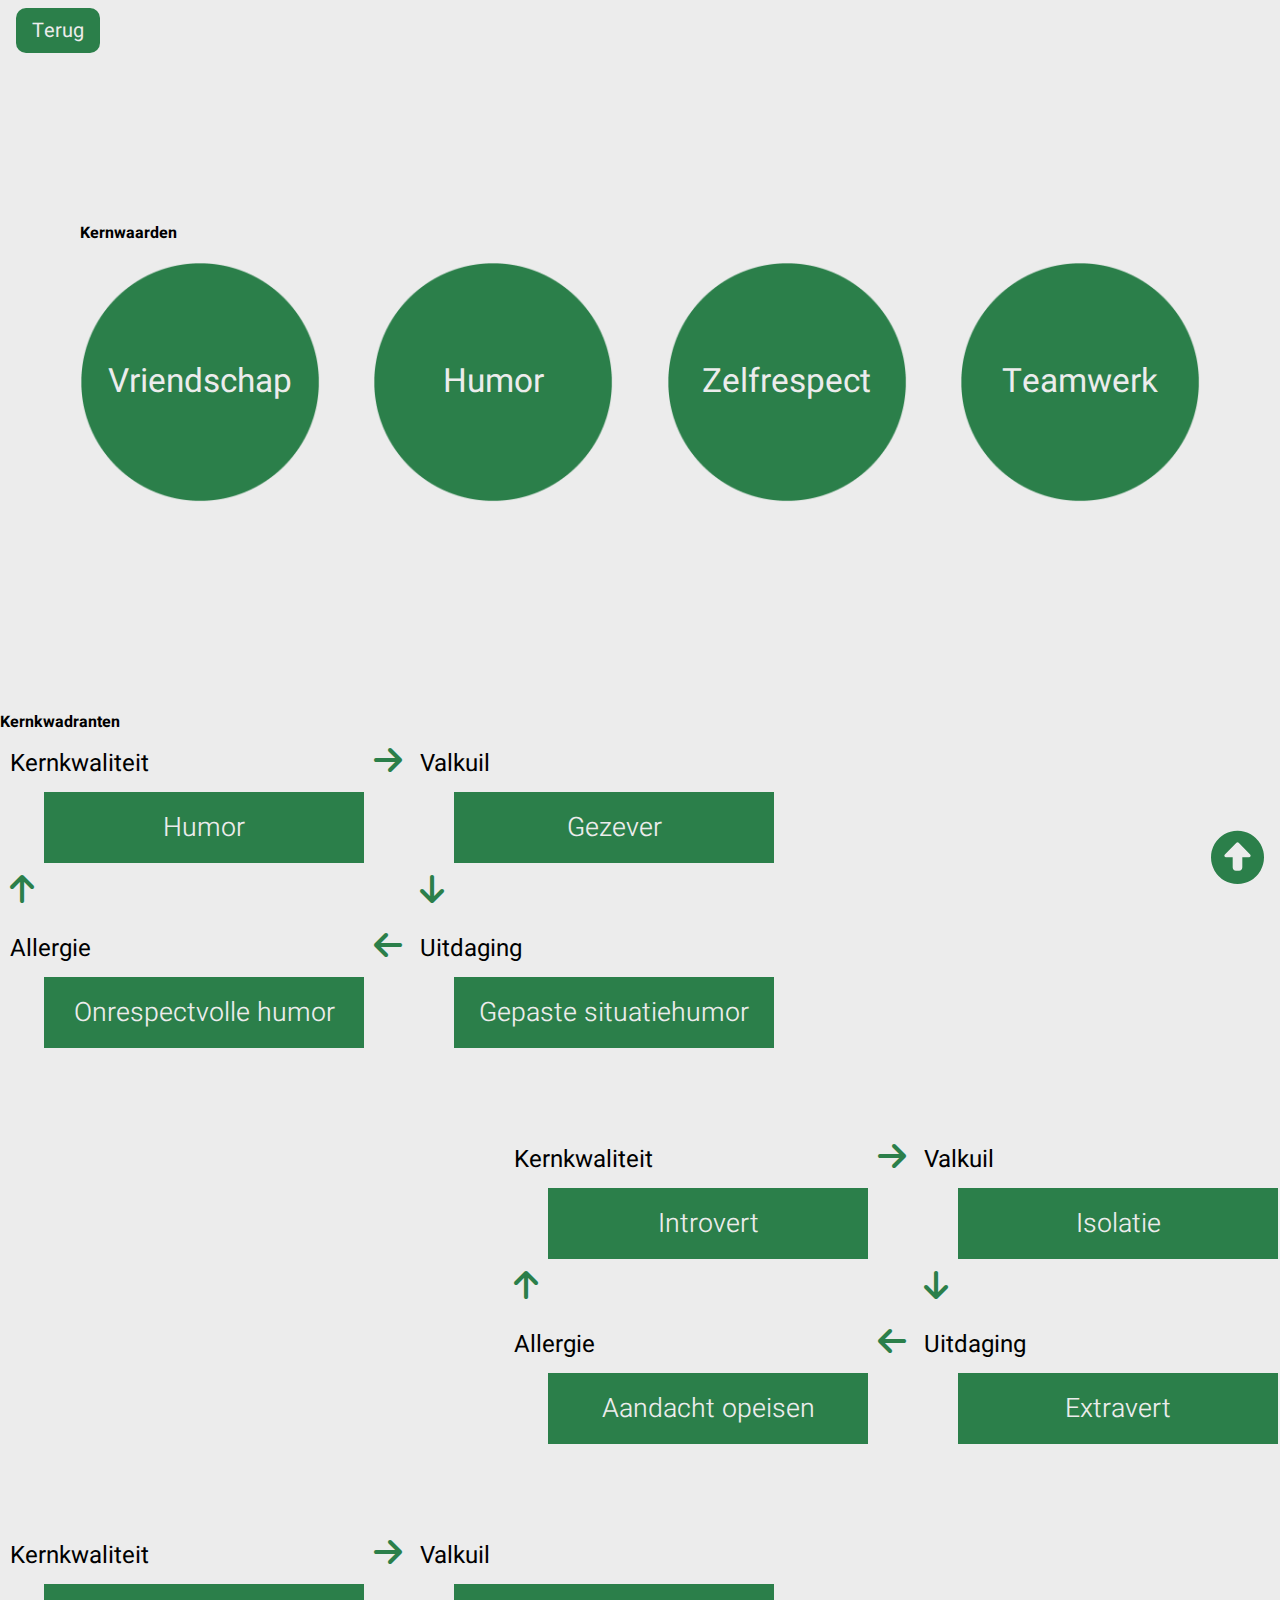
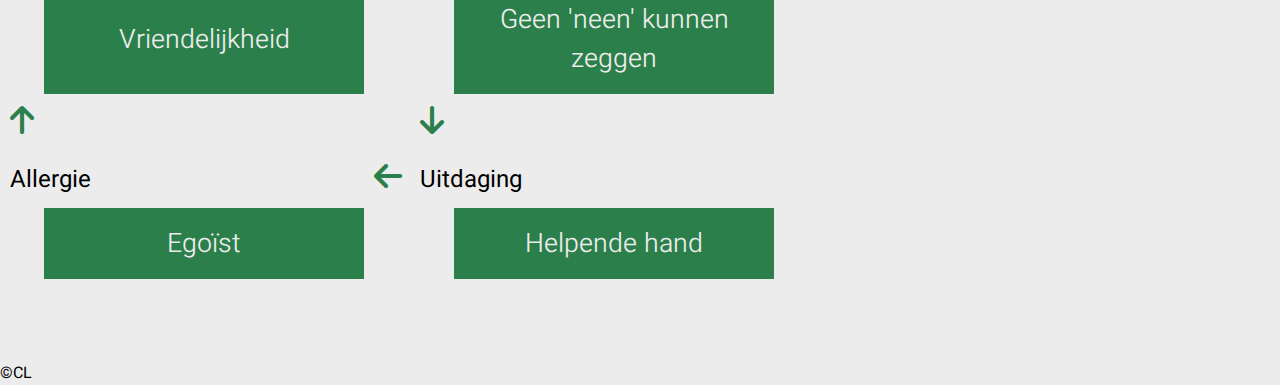
<file: kernwaarden.html>
<!DOCTYPE html>
<html lang="nl">
<head>
    <meta charset="UTF-8">
    <title>Chayenne Leys | Kernwaarden</title>
    <link rel="icon" href="assets/logo_cl.png" type="image/gif" sizes="16x16">
    <link rel="stylesheet" href="style.css">
    <meta name="viewport" content="width=device-width, initial-scale=1"/>
    <link rel="stylesheet" href="https://cdnjs.cloudflare.com/ajax/libs/font-awesome/6.2.1/css/all.min.css">
    <link rel="preconnect" href="https://fonts.googleapis.com">
    <link rel="preconnect" href="https://fonts.gstatic.com" crossorigin>
    <link href="https://fonts.googleapis.com/css2?family=Heebo:wght@100;300;400;700;900&family=Kanit:wght@900&display=swap"
          rel="stylesheet">
</head>
<body class="body">
<div class="terugknop">
    <a class="terug" href="index.html#wpl_1">Terug</a>
</div>
<div class="omhoogknop">
    <a href="#"><i class="fa-solid fa-circle-up"></i></a>
</div>
<main>
<section id="section-kernwaarden">
    <h4>Kernwaarden</h4>
    <div id="kernwaarden-bollen">
        <p>Vriendschap</p>
        <p>Humor</p>
        <p>Zelfrespect</p>
        <p>Teamwerk</p>
    </div>
</section>
    <section id="section-kernkwadranten">
        <h4>Kernkwadranten</h4>
        <table>
            <tr>
                <td colspan="2">Kernkwaliteit</td>
                <td><i class="fa-solid fa-arrow-right"></i></td>
                <td colspan="2">Valkuil</td>
            </tr>
            <tr>
                <td></td>
                <td class="kernkwadranten-bruin">Humor</td>
                <td></td>
                <td></td>
                <td class="kernkwadranten-bruin">Gezever</td>
            </tr>
            <tr>
                <td><i class="fa-solid fa-arrow-up"></i></td>
                <td></td>
                <td></td>
                <td><i class="fa-solid fa-arrow-down"></i></td>
                <td></td>
            </tr>
            <tr>
                <td colspan="2">Allergie</td>
                <td><i class="fa-solid fa-arrow-left"></i></td>
                <td colspan="2">Uitdaging</td>
            </tr>
            <tr>
                <td></td>
                <td class="kernkwadranten-bruin">Onrespectvolle humor</td>
                <td></td>
                <td></td>
                <td class="kernkwadranten-bruin">Gepaste situatiehumor</td>
            </tr>
        </table>
        <table id="kernkwadranten-links">
            <tr>
                <td colspan="2">Kernkwaliteit</td>
                <td><i class="fa-solid fa-arrow-right"></i></td>
                <td colspan="2">Valkuil</td>
            </tr>
            <tr>
                <td></td>
                <td class="kernkwadranten-bruin">Introvert</td>
                <td></td>
                <td></td>
                <td class="kernkwadranten-bruin">Isolatie</td>
            </tr>
            <tr>
                <td><i class="fa-solid fa-arrow-up"></i></td>
                <td></td>
                <td></td>
                <td><i class="fa-solid fa-arrow-down"></i></td>
                <td></td>
            </tr>
            <tr>
                <td colspan="2">Allergie</td>
                <td><i class="fa-solid fa-arrow-left"></i></td>
                <td colspan="2">Uitdaging</td>
            </tr>
            <tr>
                <td></td>
                <td class="kernkwadranten-bruin">Aandacht opeisen</td>
                <td></td>
                <td></td>
                <td class="kernkwadranten-bruin">Extravert</td>
            </tr>
        </table>
        <table>
            <tr>
                <td colspan="2">Kernkwaliteit</td>
                <td><i class="fa-solid fa-arrow-right"></i></td>
                <td colspan="2">Valkuil</td>
            </tr>
            <tr>
                <td></td>
                <td class="kernkwadranten-bruin">Vriendelijkheid</td>
                <td></td>
                <td></td>
                <td class="kernkwadranten-bruin">Geen 'neen' kunnen zeggen</td>
            </tr>
            <tr>
                <td><i class="fa-solid fa-arrow-up"></i></td>
                <td></td>
                <td></td>
                <td><i class="fa-solid fa-arrow-down"></i></td>
                <td></td>
            </tr>
            <tr>
                <td colspan="2">Allergie</td>
                <td><i class="fa-solid fa-arrow-left"></i></td>
                <td colspan="2">Uitdaging</td>
            </tr>
            <tr>
                <td></td>
                <td class="kernkwadranten-bruin">Egoïst</td>
                <td></td>
                <td></td>
                <td class="kernkwadranten-bruin">Helpende hand</td>
            </tr>
        </table>
    </section>
</main>
<footer>
    <p>©CL</p>
</footer>
</body>
</html>
</file>
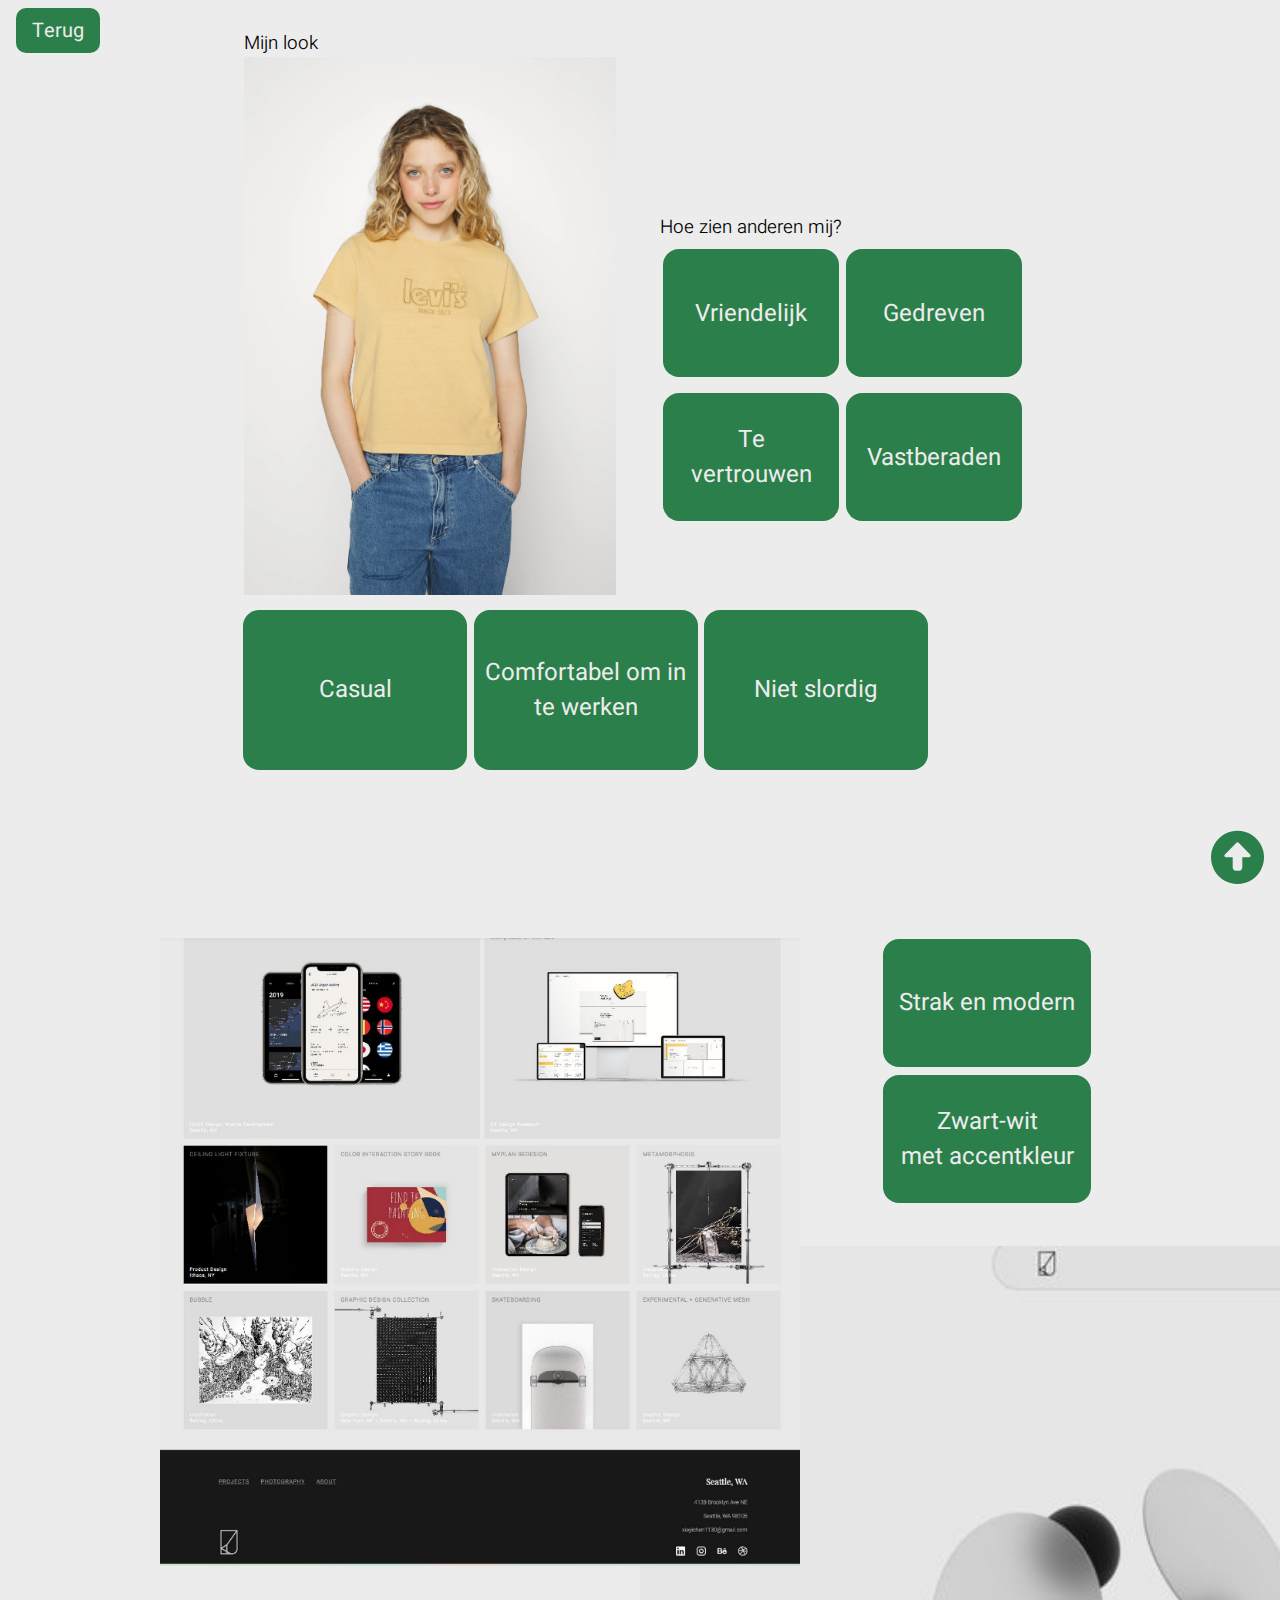
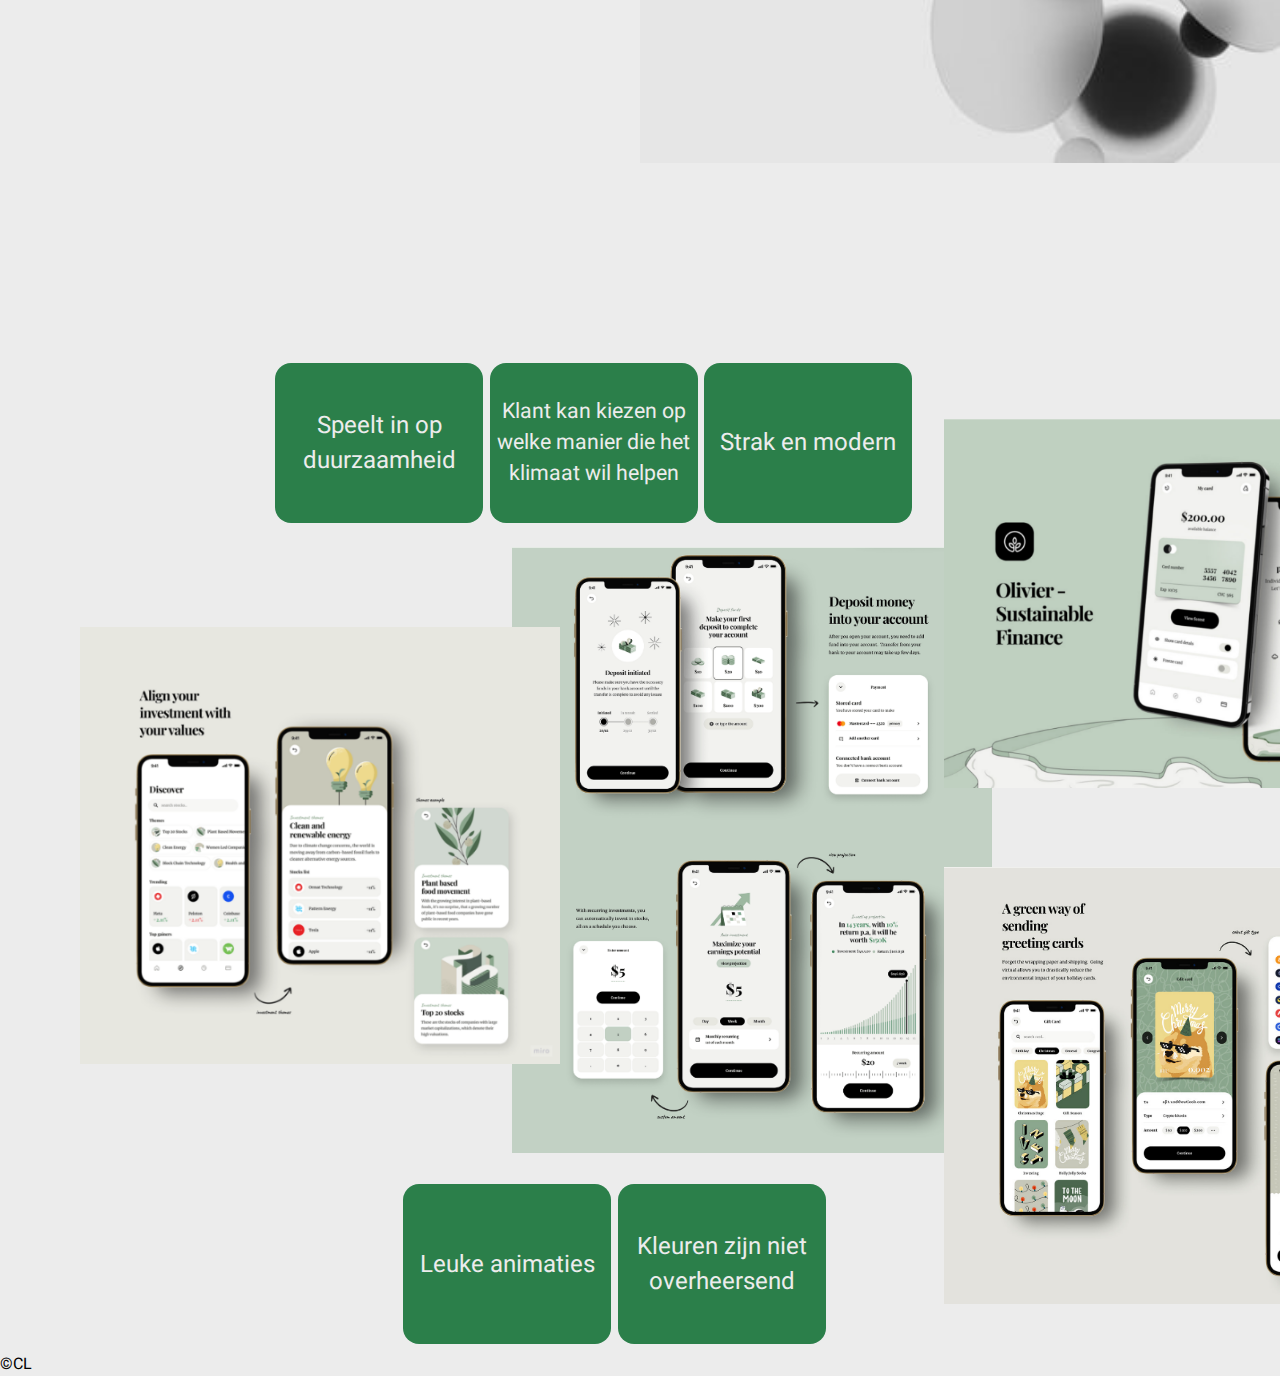
<file: personal-branding.html>
<!DOCTYPE html>
<html lang="en">
<head>
    <meta charset="UTF-8">
    <title>Chayenne Leys | Personal branding</title>
    <link rel="icon" href="assets/logo_cl.png" type="image/gif" sizes="16x16">
    <link rel="stylesheet" href="style.css">
    <meta name="viewport" content="width=device-width, initial-scale=1"/>
    <link rel="stylesheet" href="https://cdnjs.cloudflare.com/ajax/libs/font-awesome/6.2.1/css/all.min.css">
    <link rel="preconnect" href="https://fonts.googleapis.com">
    <link rel="preconnect" href="https://fonts.gstatic.com" crossorigin>
    <link href="https://fonts.googleapis.com/css2?family=Heebo:wght@100;300;400;700;900&family=Kanit:wght@900&display=swap"
          rel="stylesheet">
</head>
<body class="body">
<div class="terugknop">
    <a class="terug" href="index.html#wpl_1">Terug</a>
</div>
<div class="omhoogknop">
    <a href="#"><i class="fa-solid fa-circle-up"></i></a>
</div>
<main>
    <div id="mijn-look">
        <section id="mijn-look-foto">
            <h3>Mijn look</h3>
            <img src="assets/personal-branding-look.png" alt="casual look met t-shirt en jeansbroek">
        </section>
        <section>
            <div id="hoe-zien-anderen-mij">
                <h3>Hoe zien anderen mij?</h3>
                <p>Vriendelijk</p>
                <p>Gedreven</p>
                <p>Te <br class="verdwijnt" />vertrouwen</p>
                <p>Vastberaden</p>
            </div>
        </section>
        <section id="mijn-look-aspecten">
            <p>Casual</p>
            <p>Comfortabel om in te werken</p>
            <p>Niet slordig</p>
        </section>
    </div>
    <div id="mijn-stijl">
         <section id="mijn-stijl-voorbeeld-1">
            <img id="mijn-stijl-voorbeeld-1_1" src="assets/personal-branding_voorbeeld1.1.png"
                 alt="website met vooral gebruik van zwart-wit">
            <img id="mijn-stijl-voorbeeld-1_2" src="assets/personal-branding_voorbeeld1.2.jpeg"
                 alt="website met vooral gebruik van zwart-wit">
            <div id="mijn-stijl-voorbeeld-1-tekst">
                <p>Strak en modern</p>
                <p>Zwart-wit<br/> met accentkleur</p>
            </div>
        </section>
        <section id="mijn-stijl-voorbeeld-2">
            <div id="mijn-stijl-voorbeeld-2-tekst-1">
                <p>Speelt in op duurzaamheid</p>
                <p>Klant kan kiezen op welke manier die het klimaat wil helpen</p>
                <p>Strak en modern</p>
            </div>
            <div id="mijn-stijl-voorbeeld-2-afbeelding">
                <img id="voorbeeld-2_1" src="assets/personal-branding_voorbeeld2.1.png"
                     alt="Website met simpel kleurgebruik">
                <img id="voorbeeld-2_2" src="assets/personal-branding_voorbeeld2.2.png"
                     alt="Website met simpel kleurgebruik">
                <img id="voorbeeld-2_3" src="assets/personal-branding_voorbeeld2.3.png"
                     alt="Website met simpel kleurgebruik">
                <img id="voorbeeld-2_4" src="assets/personal-branding_voorbeeld2.4.png"
                     alt="Website met simpel kleurgebruik">
            </div>
            <div id="mijn-stijl-voorbeeld-2-tekst-2">
                <p>Leuke animaties</p>
                <p>Kleuren zijn niet overheersend</p>
            </div>
    </section>
    </div>
</main>
<footer>
    <p>©CL</p>
</footer>
</body>
</html>
</file>
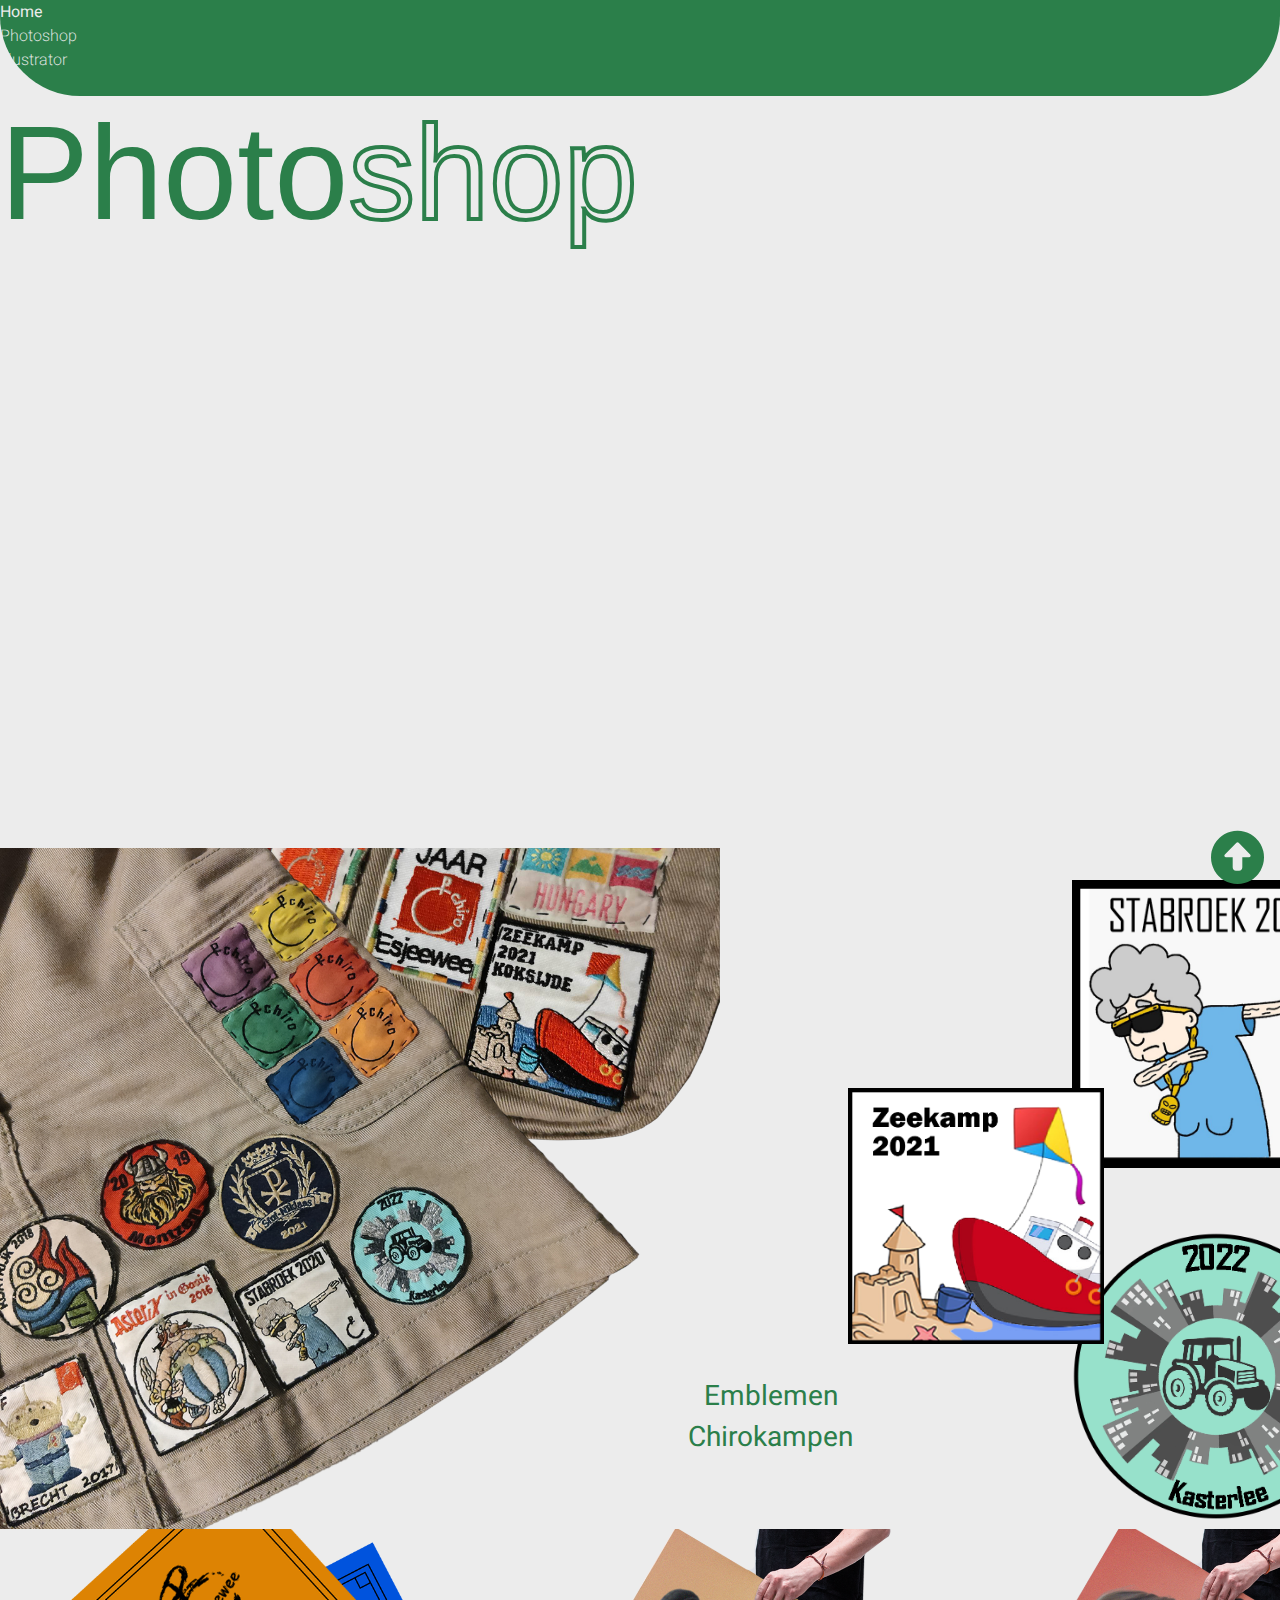
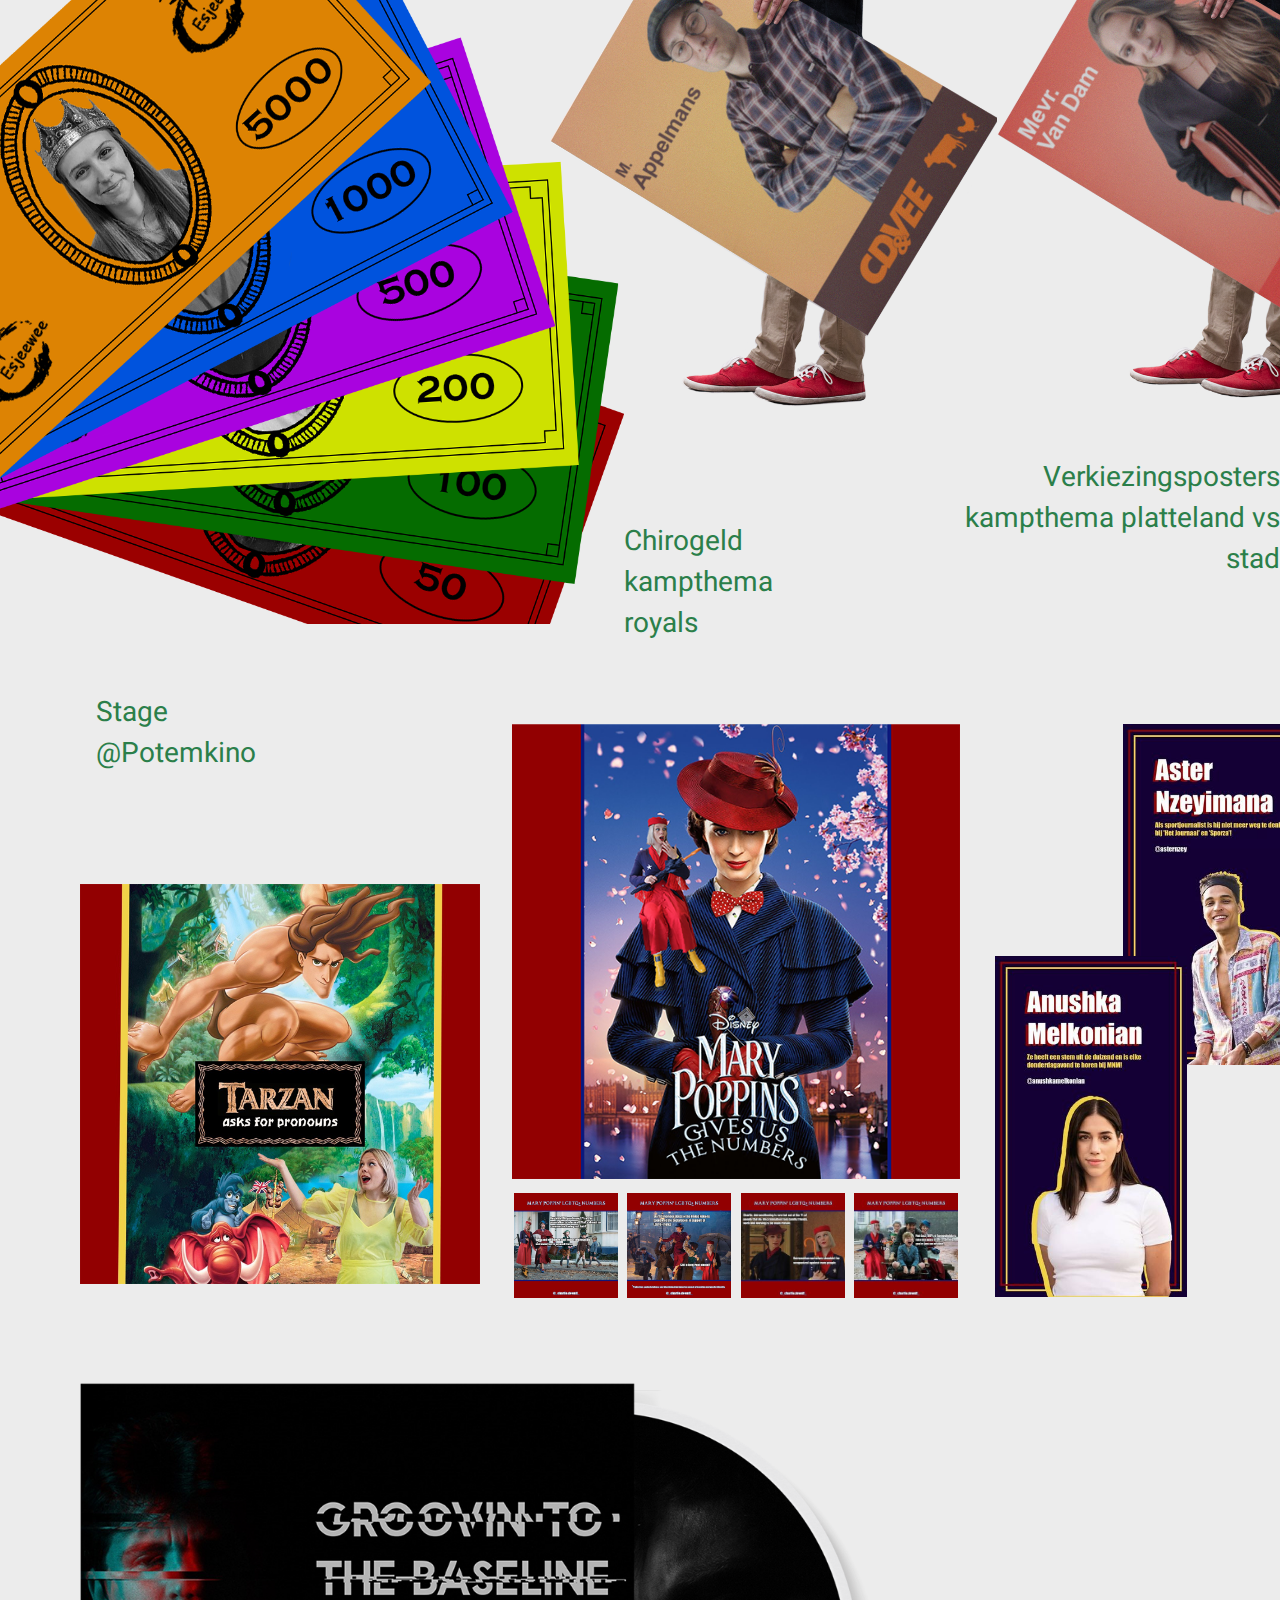
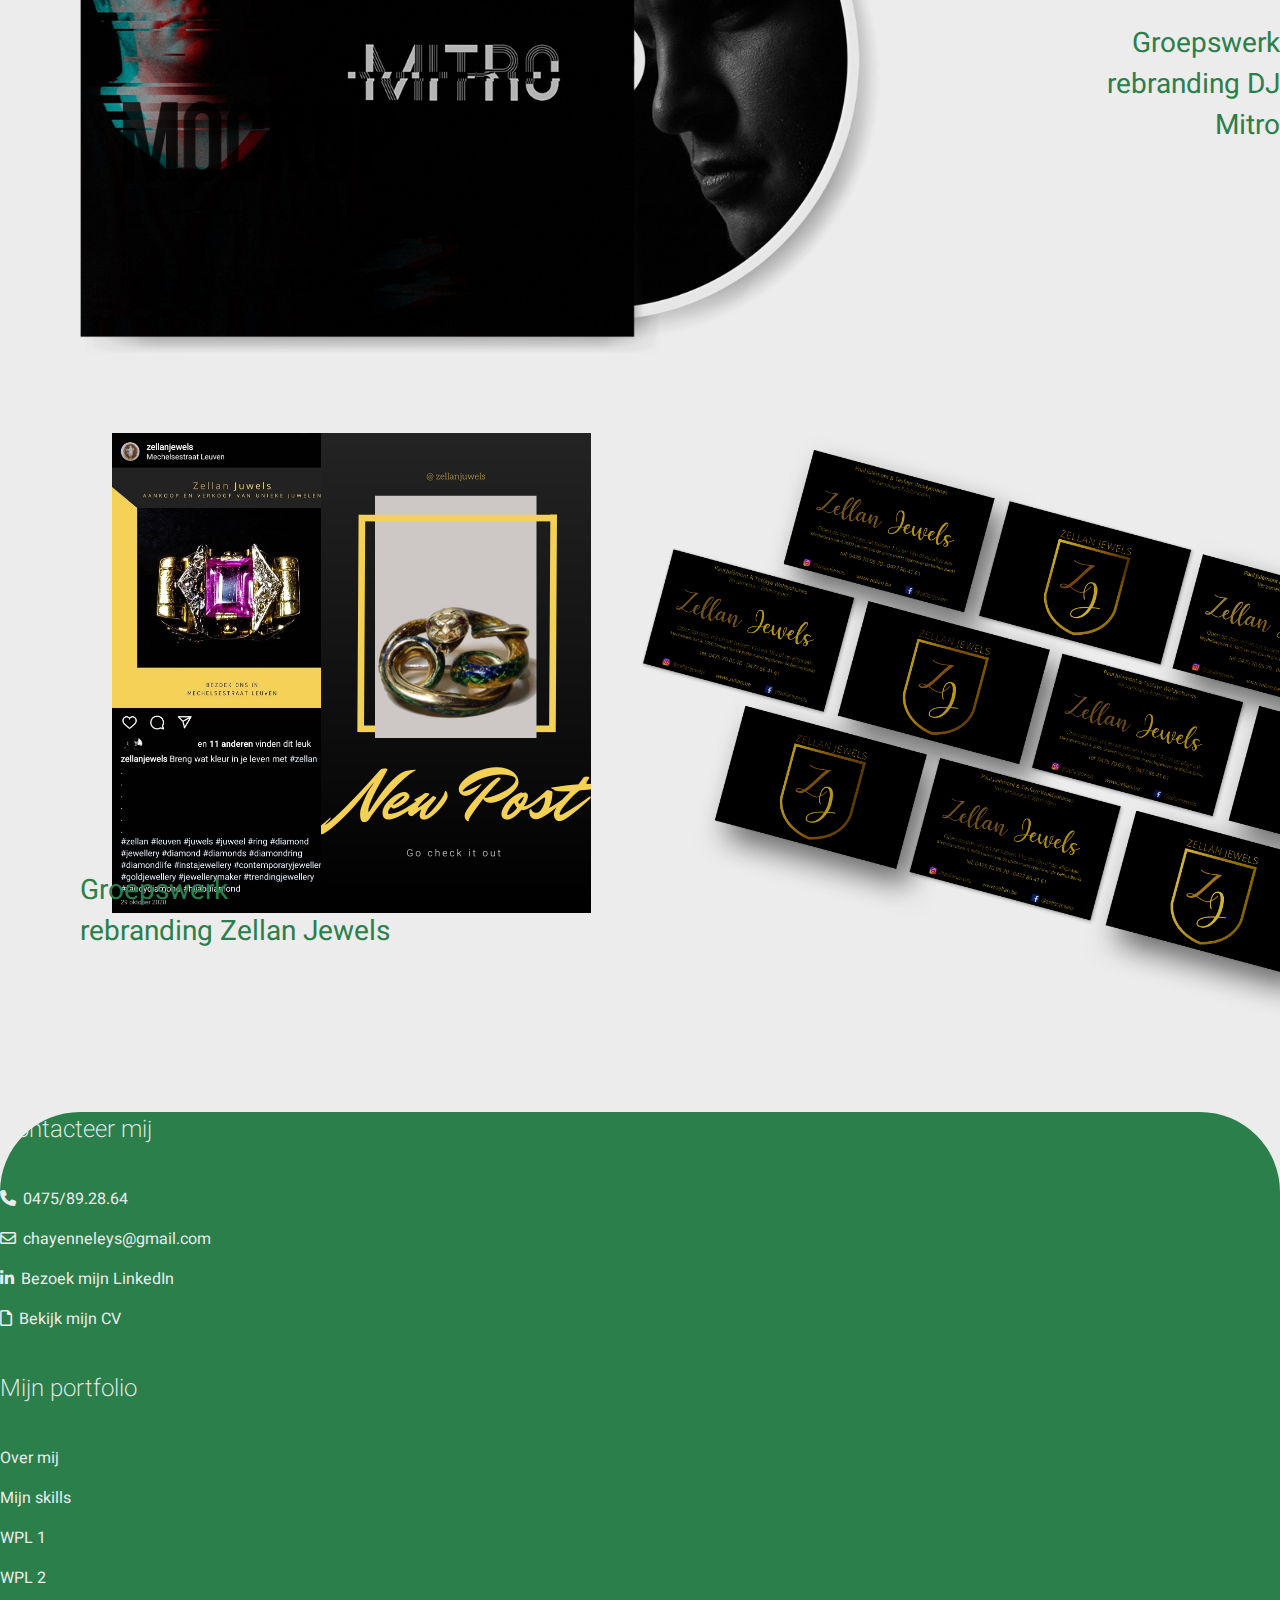
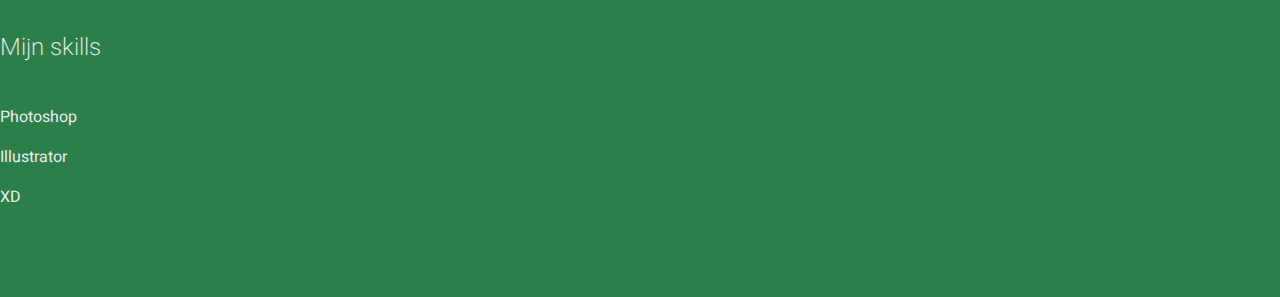
<file: photoshop.html>
<!DOCTYPE html>
<html lang="nl">
<head>
    <meta charset="UTF-8">
    <title>Chayenne Leys | Photoshop</title>
    <link rel="icon" href="assets/logo_cl.png" type="image/gif" sizes="16x16">
    <link rel="stylesheet" href="style.css">
    <meta name="viewport" content="width=device-width, initial-scale=1"/>
    <link rel="stylesheet" href="https://cdnjs.cloudflare.com/ajax/libs/font-awesome/6.2.1/css/all.min.css">
    <link rel="preconnect" href="https://fonts.googleapis.com">
    <link rel="preconnect" href="https://fonts.gstatic.com" crossorigin>
    <link href="https://fonts.googleapis.com/css2?family=Heebo:wght@100;400;700;900&display=swap" rel="stylesheet">

    <link href="https://cdn.jsdelivr.net/npm/bootstrap@5.3.0-alpha3/dist/css/bootstrap.min.css" rel="stylesheet"
          integrity="sha384-KK94CHFLLe+nY2dmCWGMq91rCGa5gtU4mk92HdvYe+M/SXH301p5ILy+dN9+nJOZ" crossorigin="anonymous">
    <script src="https://cdn.jsdelivr.net/npm/bootstrap@5.3.0-alpha3/dist/js/bootstrap.bundle.min.js"
            integrity="sha384-ENjdO4Dr2bkBIFxQpeoTz1HIcje39Wm4jDKdf19U8gI4ddQ3GYNS7NTKfAdVQSZe"
            crossorigin="anonymous"></script>
</head>
<body id="body_psd">

<nav>
    <div class="container-lg mx-auto">
        <div id="nav_large" class="row justify-content-center">
            <p class="col-2 my-auto py-3"><a href="index.html">Home</a></p>
            <p class="col-2 my-auto py-3"><a href="#">Photoshop</a></p>
            <p class="col-2 my-auto py-3"><a href="illustrator.html">Illustrator</a></p>
            <p class="col-2 my-auto py-3"><a href="xd.html">XD</a></p>
        </div>
        <div id="nav_small">
            <div class="dropdown col-12 text-center">
                <div id="hamburger_icon" class="col-4">
                    <div class="row my-1">
                        <img class="col-5 gx-1" src="assets/bol.png" alt="menu icon">
                        <img class="col-5 gx-1" src="assets/bol.png" alt="menu icon">
                    </div>
                    <div class="row">
                        <img class="col-5 gx-1" src="assets/bol.png" alt="menu icon">
                        <img class="col-5 gx-1" src="assets/bol.png" alt="menu icon">
                    </div>
                </div>
                <div id="close_icon" class="col-4 text-start">
                    <img src="assets/cross.png" alt="menu sluiten">
                </div>
                <div class="dropdown-content">
                    <a href="index.html"><h2>Home</h2></a>
                    <a href="index.html#over_mij"><h2>Over mij</h2></a>
                    <a href="index.html#mijn_skills"><h2>Mijn skills</h2></a>
                    <a href="photoshop.html"><p>Photoshop</p></a>
                    <a href="illustrator.html"><p>Illustrator</p></a>
                    <a href="xd.html"><p>XD</p></a>
                    <a href="index.html#wpl_1"><h2>WPL 1</h2></a>
                    <a href="index.html#wpl_2"><h2>WPL 2</h2></a>
                    <a href="#footer"><h2>Contact</h2></a>
                </div>
            </div>
        </div>
    </div>
</nav>
<header>
    <div class="container-xxl">
        <div id="header_titel" class="row mx-auto">
            <span id="chayenne" class="col-12 text-center">Photo<span id="leys">shop</span></span>
        </div>
    </div>
</header>
<div class="omhoogknop">
    <a href="#"><i class="fa-solid fa-circle-up"></i></a>
</div>
<main id="main-photoshop">
    <section id="photoshop-chiro-emblemen">
        <img src="assets/chirorok.png" alt="chirorok" id="chirorok">
        <img src="assets/chirorok2.png" alt="chirorok zak" id="chirorok-zak">
        <img src="assets/aandenken2020.png" alt="chiro kampaandenken 2020" id="aandenken-2020">
        <img src="assets/aandenken_zee.png" alt="chiro zeekamp aandenken 2021" id="aandenken-zee">
        <img src="assets/aandenken2022.png" alt="chiro ampaandenken 2022" id="aandenken-2022">
        <div id="photoshop-chiro-emblemen-tekst">
            <p>Emblemen</p>
            <p>Chirokampen</p>
        </div>
    </section>
    <section id="photoshop-chiro-extra">
        <div id="photoshop-chiro-extra-geld">
            <img src="assets/chirogeld.png" alt="chirogeld">
            <div id="photoshop-chiro-extra-geld-tekst">
                <p>Chirogeld</p>
                <p>kampthema royals</p>
            </div>
        </div>
        <div id="photoshop-chiro-extra-posters">
            <img src="assets/chiro_poster1.png" alt="poster kampthema verkiezingen boerenpartij">
            <img src="assets/chiro_poster2.png" alt="poster kampthema verkiezingen stadspartij">
            <div id="photoshop-chiro-extra-posters-tekst">
                <p>Verkiezingsposters</p>
                <p>kampthema platteland vs stad</p>
            </div>
        </div>
    </section>
    <section id="photoshop-stage">
        <div id="photoshop-stage-tekst">
            <p>Stage</p>
            <p>@Potemkino</p>
        </div>
        <img src="assets/stage_2.png" alt="instagrampost stage 1" id="stage-tarzan">
        <img src="assets/stage_1.png" alt="instagrampost stage 2 voorblad" id="stage-mary-poppins-1">
        <div id="photoshop-stage-marypoppins">
            <img src="assets/stage_1.2.jpg" alt="instagrampost stage 2.1">
            <img src="assets/stage_1.3.jpg" alt="instagrampost stage 2.2">
            <img src="assets/stage_1.4.jpg" alt="instagrampost stage 2.3">
            <img src="assets/stage_1.5.jpg" alt="instagrampost stage 2.4">
        </div>
        <img src="assets/stage_3.png" alt="instagramverhaal BPOC" id="stage-story-1">
        <img src="assets/stage_4.png" alt="instagramverhaal BPOC" id="stage-story-2">
    </section>
    <section id="photoshop-mitro">
        <img src="assets/mitro_cd-hoes.png" alt="albumhoes dj mitro">
        <div id="photoshop-mitro-tekst">
            <p>Groepswerk</p>
            <p>rebranding DJ Mitro</p>
        </div>
    </section>
    <section id="photoshop-zellan">
        <div id="photoshop-zellan-afbeeldingen">
            <img src="assets/zellan_instagram-post.jpg" alt="instagram post Zellan Jewels" id="zellan-insta-post">
            <img src="assets/zellan_instagram-story.jpg" alt="instagram story Zellan Jewels" id="zellan-insta-story">
            <img src="assets/zellan_business-card.png" alt="business cards Zellan Jewels" id="zellan-card">
        </div>
        <div id="photoshop-zellan-tekst">
            <p>Groepswerk</p>
            <p>rebranding Zellan Jewels</p>
        </div>
    </section>
</main>
<footer id="footer">
    <div class="container-xl footer">
        <div class="row justify-content-center mx-auto">
            <div class="col-12 col-md-3 mt-2 footer_contact text-center">
                <h2>Contacteer mij</h2>
                <a href="tel:0475892864"><i class="fa-solid fa-phone"></i>  0475/89.28.64</a>
                <a href="mailto:chayenneleys@gmail.com"><i class="fa-regular fa-envelope"></i>  chayenneleys@gmail.com</a>
                <a href="https://www.linkedin.com/in/chayenne-leys-0b7880171/" target="_blank"><i class="fa-brands fa-linkedin-in"></i>  Bezoek mijn LinkedIn</a>
                <a href="assets/Leys_Chayenne_cv.pdf" target="_blank"><i class="fa-regular fa-file"></i>  Bekijk mijn CV</a>
            </div>
            <div class="col-12 col-md-3 mt-2 footer_inhoud text-center">
                <h2>Mijn portfolio</h2>
                <a href="index.html#over_mij">Over mij</a>
                <a href="index.html#mijn_skills">Mijn skills</a>
                <a href="index.html#wpl_1">WPL 1</a>
                <a href="index.html#wpl_2">WPL 2</a>
            </div>
            <div class="col-12 col-md-3 mt-2 footer_skills text-center">
                <h2>Mijn skills</h2>
                <a href="photoshop.html">Photoshop</a>
                <a href="illustrator.html">Illustrator</a>
                <a href="xd.html">XD</a>
            </div>
        </div>
    </div>
</footer>
</body>
</html>
</file>
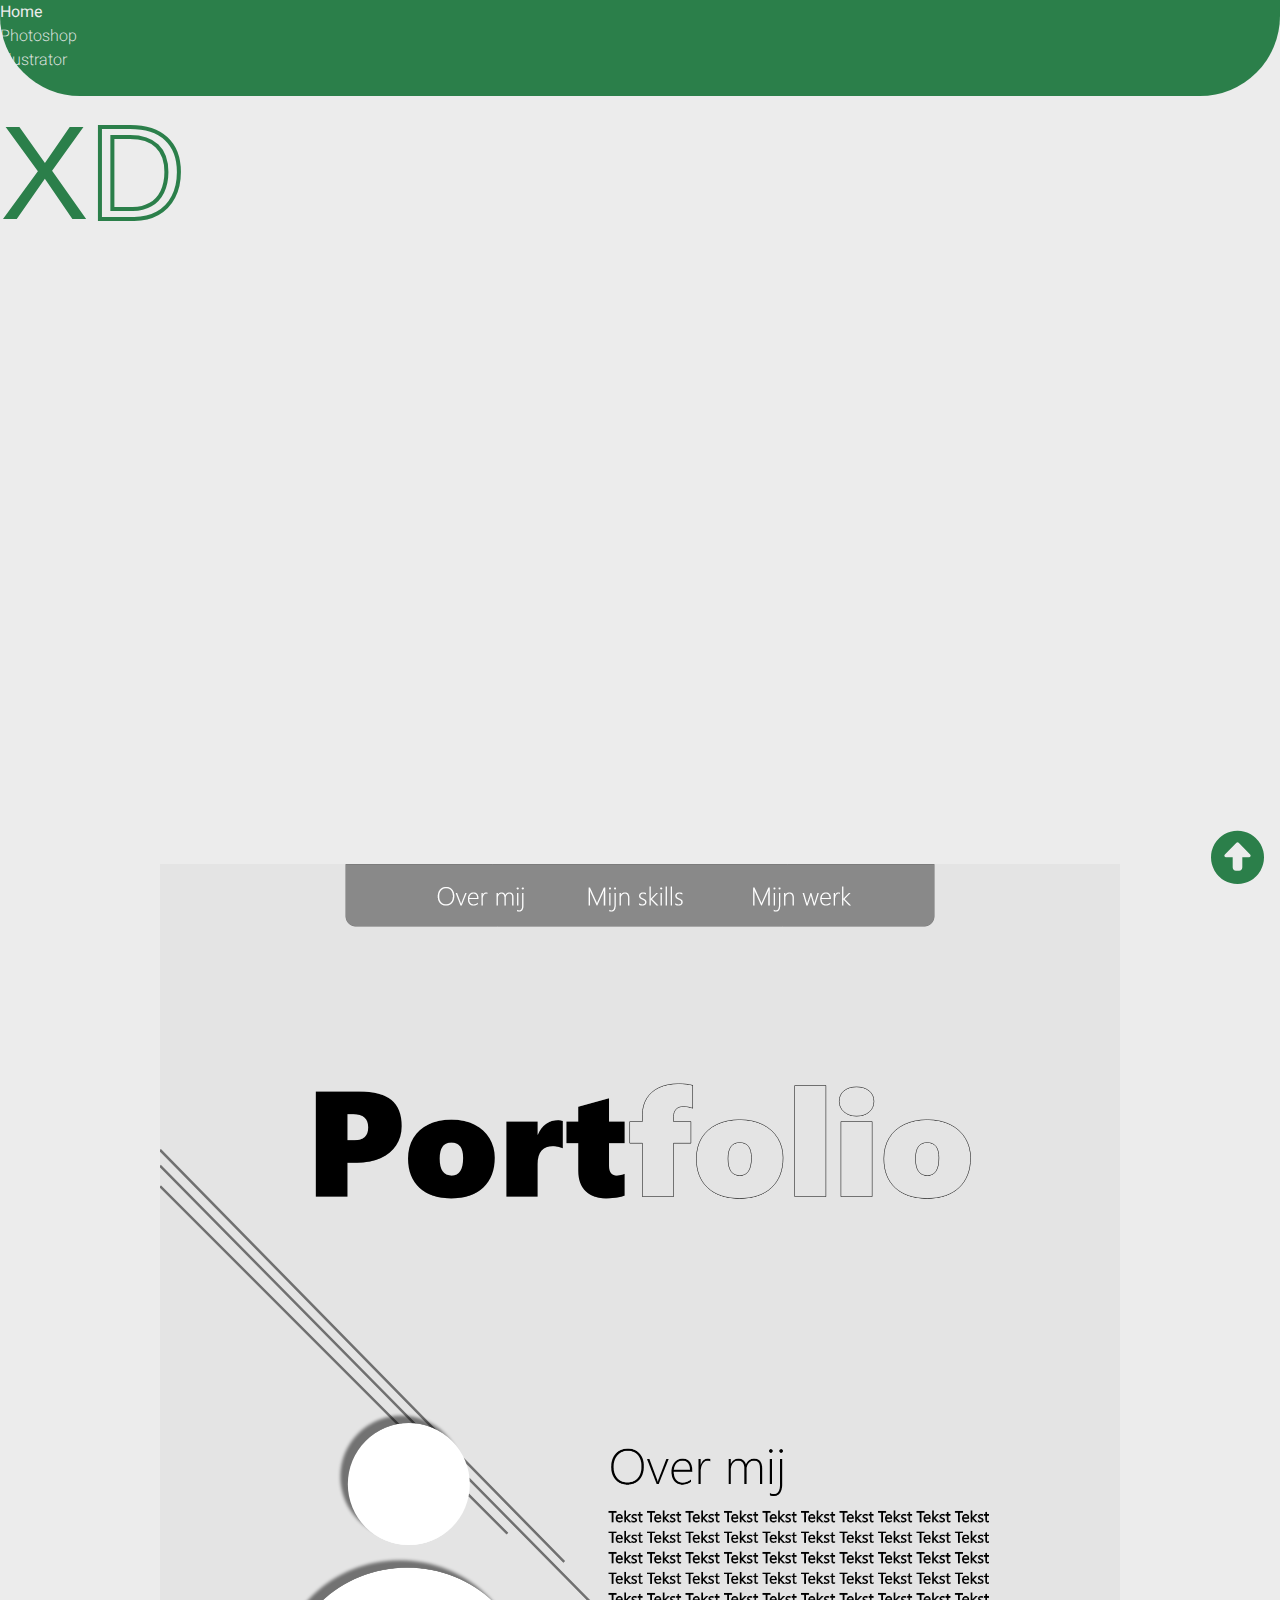
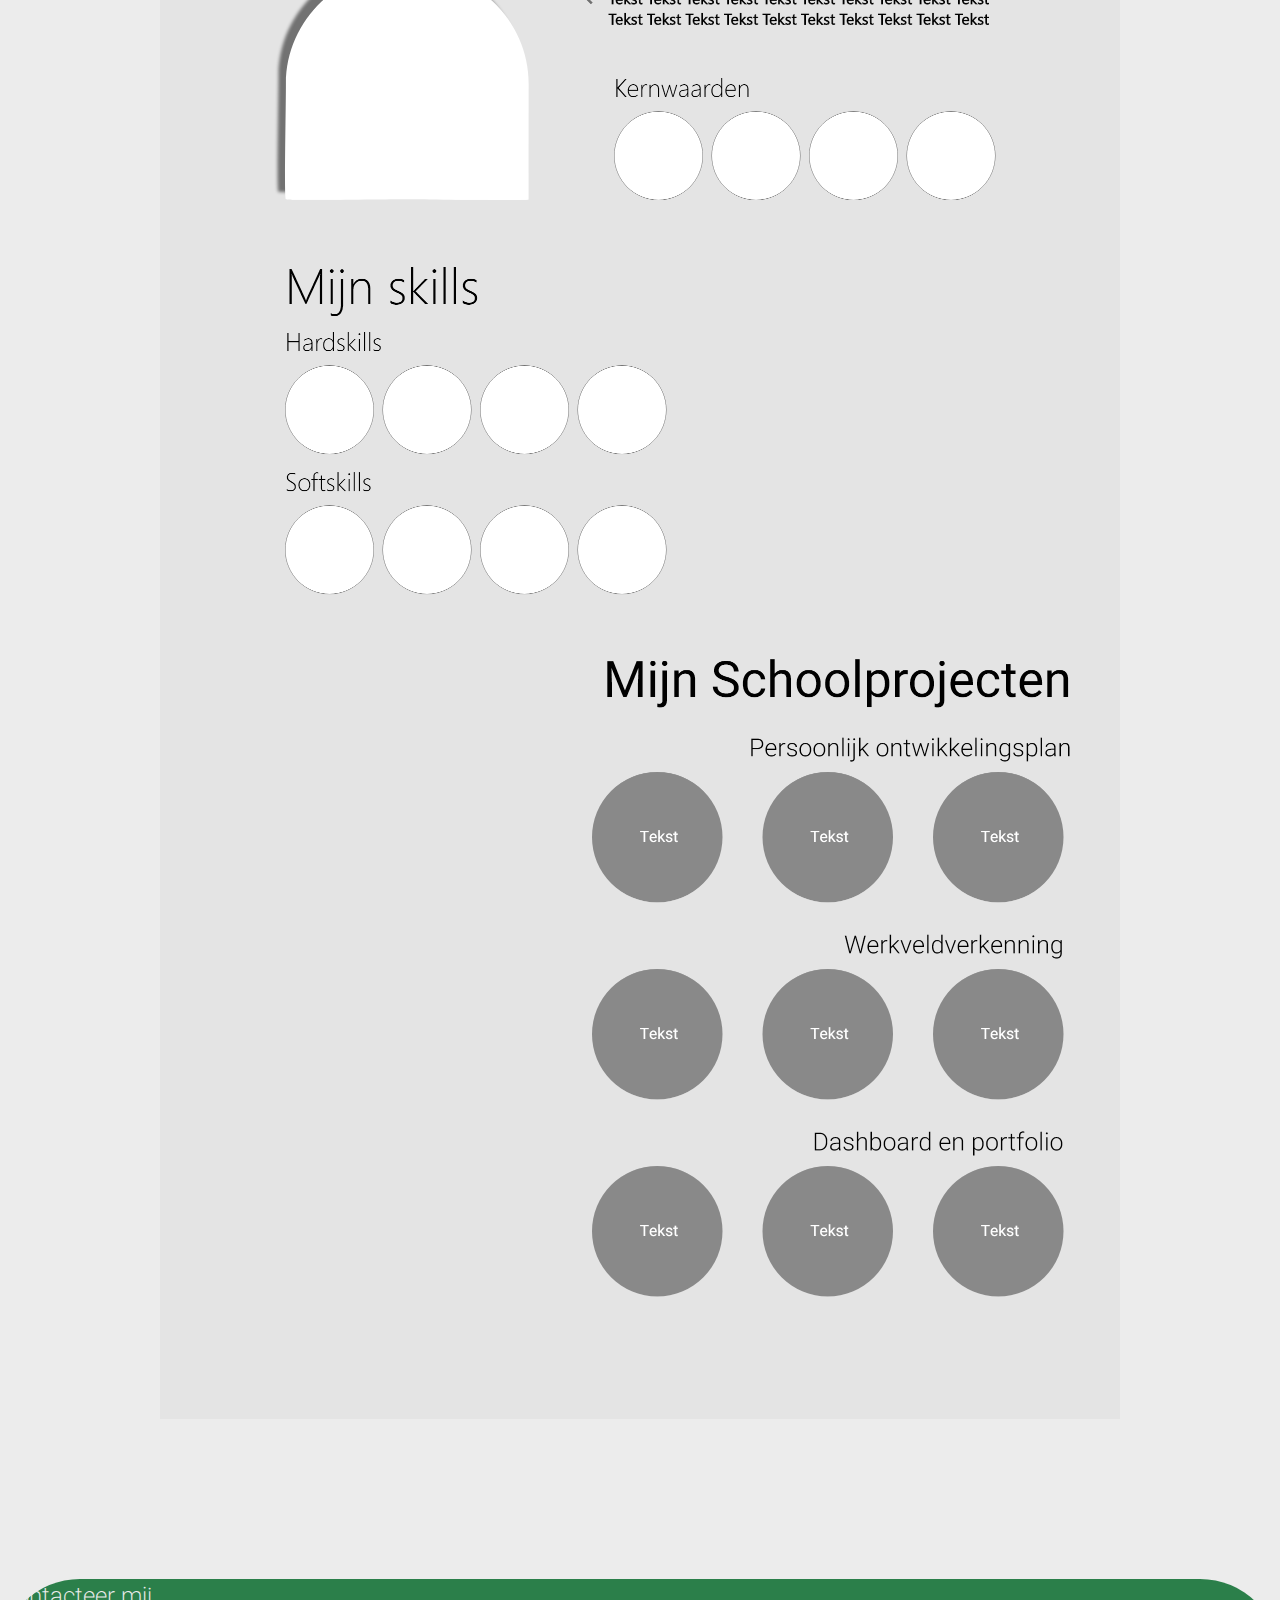
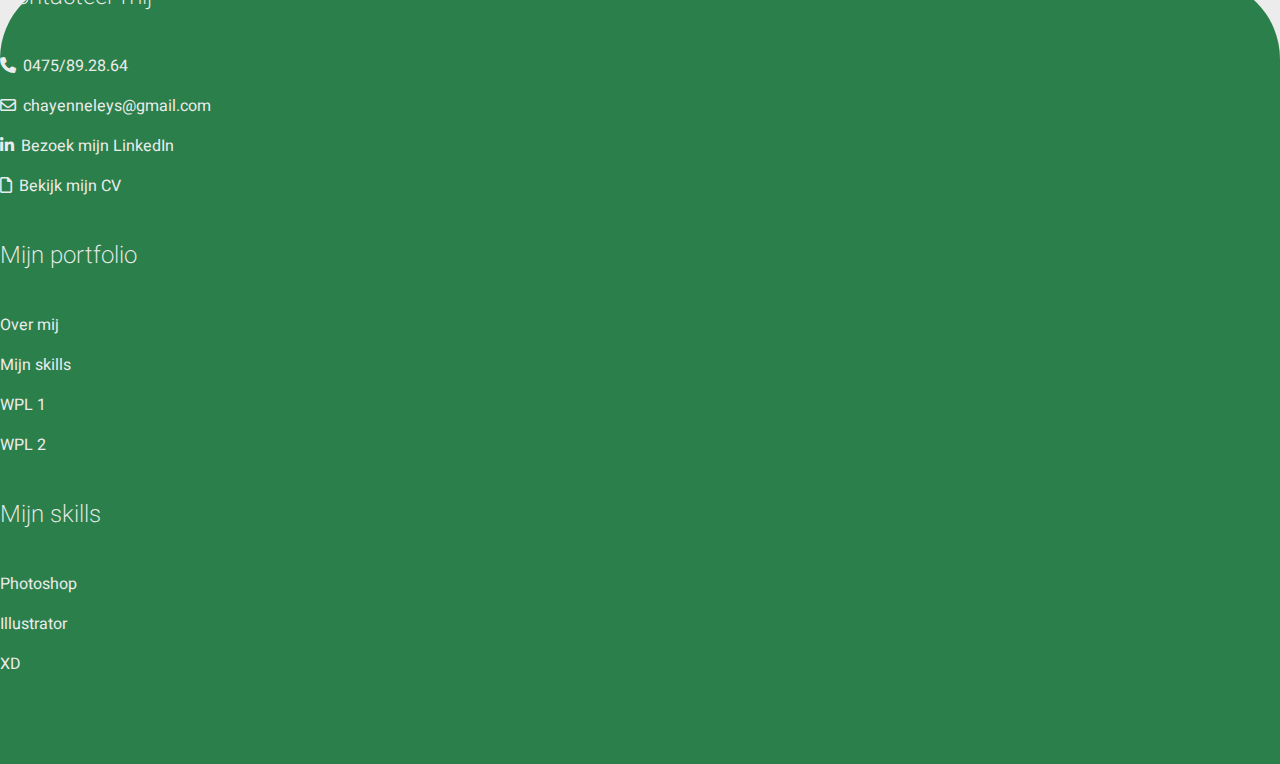
<file: xd.html>
<!DOCTYPE html>
<html lang="nl">
<head>
    <meta charset="UTF-8">
    <title>Chayenne Leys | XD</title>
    <link rel="icon" href="assets/logo_cl.png" type="image/gif" sizes="16x16">
    <link rel="stylesheet" href="style.css">
    <meta name="viewport" content="width=device-width, initial-scale=1"/>
    <link rel="stylesheet" href="https://cdnjs.cloudflare.com/ajax/libs/font-awesome/6.2.1/css/all.min.css">
    <link rel="preconnect" href="https://fonts.googleapis.com">
    <link rel="preconnect" href="https://fonts.gstatic.com" crossorigin>
    <link href="https://fonts.googleapis.com/css2?family=Heebo:wght@100;400;700;900&display=swap" rel="stylesheet">

    <link href="https://cdn.jsdelivr.net/npm/bootstrap@5.3.0-alpha3/dist/css/bootstrap.min.css" rel="stylesheet"
          integrity="sha384-KK94CHFLLe+nY2dmCWGMq91rCGa5gtU4mk92HdvYe+M/SXH301p5ILy+dN9+nJOZ" crossorigin="anonymous">
    <script src="https://cdn.jsdelivr.net/npm/bootstrap@5.3.0-alpha3/dist/js/bootstrap.bundle.min.js"
            integrity="sha384-ENjdO4Dr2bkBIFxQpeoTz1HIcje39Wm4jDKdf19U8gI4ddQ3GYNS7NTKfAdVQSZe"
            crossorigin="anonymous"></script>

</head>
<body id="body_xd">
<nav>
    <div class="container-lg mx-auto">
        <div id="nav_large" class="row justify-content-center">
            <p class="col-2 my-auto py-3"><a href="index.html">Home</a></p>
            <p class="col-2 my-auto py-3"><a href="#">Photoshop</a></p>
            <p class="col-2 my-auto py-3"><a href="illustrator.html">Illustrator</a></p>
            <p class="col-2 my-auto py-3"><a href="xd.html">XD</a></p>
        </div>
        <div id="nav_small">
            <div class="dropdown col-12 text-center">
                <div id="hamburger_icon" class="col-4">
                    <div class="row my-1">
                        <img class="col-5 gx-1" src="assets/bol.png" alt="menu icon">
                        <img class="col-5 gx-1" src="assets/bol.png" alt="menu icon">
                    </div>
                    <div class="row">
                        <img class="col-5 gx-1" src="assets/bol.png" alt="menu icon">
                        <img class="col-5 gx-1" src="assets/bol.png" alt="menu icon">
                    </div>
                </div>
                <div id="close_icon" class="col-4 text-start">
                    <img src="assets/cross.png" alt="menu sluiten">
                </div>
                <div class="dropdown-content">
                    <a href="index.html"><h2>Home</h2></a>
                    <a href="index.html#over_mij"><h2>Over mij</h2></a>
                    <a href="index.html#mijn_skills"><h2>Mijn skills</h2></a>
                    <a href="photoshop.html"><p>Photoshop</p></a>
                    <a href="illustrator.html"><p>Illustrator</p></a>
                    <a href="xd.html"><p>XD</p></a>
                    <a href="index.html#wpl_1"><h2>WPL 1</h2></a>
                    <a href="index.html#wpl_2"><h2>WPL 2</h2></a>
                    <a href="#footer"><h2>Contact</h2></a>
                </div>
            </div>
        </div>
    </div>
</nav>
<header>
    <div class="container-xxl">
        <div id="header_titel" class="row mx-auto">
            <span id="chayenne" class="col-12 text-center">X<span id="leys">D</span></span>
        </div>
    </div>
</header>
<div class="omhoogknop">
    <a href="#"><i class="fa-solid fa-circle-up"></i></a>
</div>
<main>
    <div id="wireframe-portfolio">
        <img src="assets/portfolio-wireframe.png" alt="wireframe van portfolio">
    </div>
</main>
<footer id="footer">
    <div class="container-xl footer">
        <div class="row justify-content-center mx-auto">
            <div class="col-12 col-md-3 mt-2 footer_contact text-center">
                <h2>Contacteer mij</h2>
                <a href="tel:0475892864"><i class="fa-solid fa-phone"></i>  0475/89.28.64</a>
                <a href="mailto:chayenneleys@gmail.com"><i class="fa-regular fa-envelope"></i>  chayenneleys@gmail.com</a>
                <a href="https://www.linkedin.com/in/chayenne-leys-0b7880171/" target="_blank"><i class="fa-brands fa-linkedin-in"></i>  Bezoek mijn LinkedIn</a>
                <a href="assets/Leys_Chayenne_cv.pdf" target="_blank"><i class="fa-regular fa-file"></i>  Bekijk mijn CV</a>
            </div>
            <div class="col-12 col-md-3 mt-2 footer_inhoud text-center">
                <h2>Mijn portfolio</h2>
                <a href="index.html#over_mij">Over mij</a>
                <a href="index.html#mijn_skills">Mijn skills</a>
                <a href="index.html#wpl_1">WPL 1</a>
                <a href="index.html#wpl_2">WPL 2</a>
            </div>
            <div class="col-12 col-md-3 mt-2 footer_skills text-center">
                <h2>Mijn skills</h2>
                <a href="photoshop.html">Photoshop</a>
                <a href="illustrator.html">Illustrator</a>
                <a href="xd.html">XD</a>
            </div>
        </div>
    </div>
</footer>
</body>
</html>
</file>
<file: style.css>
* {
    box-sizing: border-box;
    margin: 0;
    padding: 0;
    font-family: Heebo, sans-serif;
}

body, nav, header, main, footer, .body {
    background-color: #ececec;
}

/*----------------------- NAV --------------------------*/
nav #nav_large {
    background-color: #2b7f4a;
    border-radius: 0 0 5rem 5rem;
}

nav #nav_large p a {
    text-decoration: none;
    color: #ececec;
    font-weight: 200;
}

nav #nav_large p a:hover {
    font-weight: 400;
}

#nav_small #hamburger_icon {
    width: 10%;
}

#nav_small #close_icon {
    display: none;
}

#nav_small #close_icon img {
    width: 42%;
    margin-left: -1rem;
}

#nav_small .dropdown {
    position: relative;
    display: inline-block;
}

#nav_small .dropdown-content {
    display: none;
    position: absolute;
    z-index: 100;
    left: -0.5rem;
    background-color: #ececec;
    border-radius: 0 0 1rem 1rem;
    padding-top: 1.5rem;
    width: 100%;
}

#nav_small .dropdown-content h2 {
    font-size: 20pt;
    font-weight: 400;
    margin: 0.5rem 0;
}

#nav_small .dropdown-content p {
    margin: 0;
}

#nav_small .dropdown-content a {
    color: #2b7f4a;
    text-decoration: none;
    display: block;
    font-family: Heebo, sans-serif;
}

#nav_small .dropdown-content a p:hover {
    font-weight: 800;
}

#nav_small .dropdown-content a h2:hover {
    font-weight: 600;
}

#nav_small .dropdown:hover .dropdown-content {
    display: block;
}

#nav_small {
    display: none;
}

@media screen and (max-width: 576px) {
    #nav_large {
        display: none;
    }

    #nav_small {
        display: block;
        margin-left: 1rem;
        padding-top: 1.5rem;
    }
}

/*----------------------- EINDE NAV --------------------------*/
/*----------------------- HEADER --------------------------*/

#chayenne {
    font-family: "Kanit Black", sans-serif;
    font-size: 100pt;
    color: #2b7f4a;
    margin: auto;
}

#leys {
    font-family: "Kanit Black", sans-serif;
    font-size: 100pt;
    -webkit-text-stroke: 4px #2b7f4a;
    -webkit-text-fill-color: #ececec;
}

#header_titel {
    height: 43rem;
}

@media screen and (max-width: 1100px) {
    #chayenne, #leys {
        font-size: 75pt;
    }
}

@media screen and (max-width: 800px) {
    #chayenne, #leys {
        font-size: 60pt;
    }
}

@media screen and (max-width: 650px) {
    #chayenne, #leys {
        font-size: 50pt;
    }
}

@media screen and (max-width: 576px) {
    #chayenne, #leys {
        font-size: 50pt;
    }

    #header_titel {
        height: 20rem;
    }
}

/*----------------------- EINDE HEADER --------------------------*/

/*----------------------- MAIN --------------------------*/
main h1 {
    font-size: 50pt;
    color: #2b7f4a;
}

main h2 {
    font-weight: 200;
}

@media screen and (max-width: 768px) {
    main h1 {
        font-size: 30pt;
    }

    main h2 {
        font-size: 18pt;
    }
}

/*----------------------- OVER MIJ --------------------------*/
#over_mij img {
    width: 100%;
}

#over_mij #kernwaarden p {
    color: #ececec;
    background-color: #2b7f4a;
    border-radius: 50%;
    padding: 10% 0;
}

#mijn_skills {
    margin-top: 5rem;
}

@media screen and (max-width: 768px) {
    #over_mij #profielfoto {
        display: none;
    }
}

/*----------------------- MIJN SKILLS --------------------------*/

/*----------------------- HARDSKILLS --------------------------*/
.skill_psd, .skill_ai, .skill_xd {
    padding: 50px 0;
    border-radius: 8px;
    row-gap: 30px;
    flex-direction: column;
    align-items: center;
}

.skill_psd a, .skill_ai a, .skill_xd a {
    color: inherit;
    text-decoration: none;
}

.skill_psd .psd_circular-progress {
    position: relative;
    height: 10rem;
    width: 10rem;
    border-radius: 50%;
    display: flex;
    align-items: center;
    justify-content: center;
}

.skill_psd .psd_circular-progress::before {
    content: "";
    position: absolute;
    height: 90%;
    width: 90%;
    border-radius: 50%;
    background-color: #ececec;
    background-image: url("assets/psd.png");
    background-position: center;
    background-size: 70%;
    background-repeat: no-repeat;
}

.skill_ai .ai_circular-progress {
    position: relative;
    height: 10rem;
    width: 10rem;
    border-radius: 50%;
    display: flex;
    align-items: center;
    justify-content: center;
}

.skill_ai .ai_circular-progress::before {
    content: "";
    position: absolute;
    height: 90%;
    width: 90%;
    border-radius: 50%;
    background-color: #ececec;
    background-image: url("assets/ai.png");
    background-position: center;
    background-size: 85%;
    background-repeat: no-repeat;
}

.skill_xd .xd_circular-progress {
    position: relative;
    height: 10rem;
    width: 10rem;
    border-radius: 50%;
    display: flex;
    align-items: center;
    justify-content: center;
}

.skill_xd .xd_circular-progress::before {
    content: "";
    position: absolute;
    height: 90%;
    width: 90%;
    border-radius: 50%;
    background-color: #ececec;
    background-image: url("assets/xd.png");
    background-position: center;
    background-size: 85%;
    background-repeat: no-repeat;
}

@media screen and (max-width: 768px) {
    .skill_psd .psd_circular-progress, .skill_ai .ai_circular-progress, .skill_xd .xd_circular-progress {
        height: 6rem;
        width: 6rem;
        margin-top: -2rem;
    }
}

/*----------------------- SOFTSKILLS --------------------------*/
#mijn-skills-softskills-bollen i {
    font-size: 40pt;
    color: #ececec;
    background-color: #2b7f4a;
    border-radius: 50%;
    padding: 20%;
}

@media screen and (max-width: 768px) {
    #mijn-skills-softskills-bollen i {
        font-size: 18pt;
        padding: 40%;
    }

    #mijn-skills-softskills-bollen p {
        display: none;
    }

    #mijn-skills-softskills-bollen .col-2:hover p {
        display: block;
        position: absolute;
    }

    #mijn-skills-softskills-bollen {
        margin: 1rem 0 2rem 0;
    }
}

/*----------------------- WPL 1 --------------------------*/
#wpl_1 {
    margin-top: 10rem;
}

#wpl_1 .schoolprojecten-bollen a {
    text-decoration: none;
    color: #ececec;
}

#wpl_1 .schoolprojecten-item {
    background-image: url("assets/bol.png");
    background-position: center;
    background-repeat: no-repeat;
    background-size: 90%;
}

/*!* CAROUSEL*!*/
#wpl_1 .schoolprojecten-bollen {
    flex-wrap: nowrap;
    overflow-x: auto;
    scroll-behavior: smooth;
}

#wpl_1 .schoolprojecten-item {
    overflow-x: auto;
}

.schoolprojecten-bollen::-webkit-scrollbar,
.schoolprojecten-item::-webkit-scrollbar {
    display: none;
}

.arrow-icon i {
    color: #2b7f4a;
    font-size: 50pt;
    opacity: 0.5;
}

.arrow-icon i:hover {
    opacity: 1;
}

/*----------------------- WPL 2 --------------------------*/
#wpl_2 {
    margin-top: 5rem;
}

.schoolprojecten2-bollen a {
    text-decoration: none;
    color: #ececec;
}

.schoolprojecten2-item {
    background-image: url("assets/bol.png");
    background-position: center;
    background-repeat: no-repeat;
    background-size: 90%;
    padding: 5rem 0 5rem 0;
}
@media screen and (max-width: 768px){
    .schoolprojecten2-item {
        background-size: 50%;
    }
}
@media screen and (max-width: 576px){
    .schoolprojecten2-item {
        background-size: 80%;
    }
}

/*----------------------- EINDE MAIN --------------------------*/
/* Omhoogknop */
.omhoogknop {
    position: fixed;
    bottom: 1rem;
    right: 1rem;
    z-index: 1000;
}

.omhoogknop a i {
    font-size: 40pt;
    color: #2b7f4a;
}

@media screen and (max-width: 768px) {
    .omhoogknop a i {
        font-size: 18pt;
    }
}

/*----------------------- FOOTER --------------------------*/
.footer {
    margin-top: 10rem;
    background-color: #2b7f4a;
    border-radius: 5rem 5rem 0 0;
    padding-bottom: 5rem;
}

.footer h2 {
    color: #ececec;
    text-decoration: none;
    font-weight: 200;
    margin: 2rem 0;
}

.footer a {
    color: #ececec;
    text-decoration: none;
    display: block;
    padding: 0.5rem 0;
}

.footer a:hover {
    font-weight: 600;
}

.footer a i {
    margin-right: 0.2rem;
}

@media screen and (max-width: 768px) {
    .footer {
        border-radius: 2rem 2rem 0 0;
    }
}

/*----------------------- EINDE FOOTER --------------------------*/

/*----------------------- SKILLS psd --------------------------*/
#body_psd {
    background-color: #ececec;
    overflow-x: hidden;
}

#main-photoshop {
    width: 100%;
    margin-top: 4rem;
}

#photoshop-chiro-emblemen {
    display: flex;
}

#chirorok {
    width: 40rem;
    height: fit-content;
    z-index: 2
}

#chirorok-zak {
    width: 30rem;
    height: fit-content;
    margin-left: -25rem;
    z-index: 1
}

#aandenken-2020 {
    width: 18rem;
    height: fit-content;
    margin: 2rem 0 0 22rem;
    z-index: 1;
}

#aandenken-zee {
    width: 16rem;
    height: fit-content;
    margin: 15rem 0 0 -32rem;
    z-index: 2;
}

#aandenken-2022 {
    width: 18rem;
    height: fit-content;
    margin: 24rem 0 0 -2rem;
    z-index: 1;
}

#photoshop-chiro-emblemen-tekst {
    color: #2b7f4a;
    margin: 33rem 0 0 -42rem;
    font-size: 21pt;
    text-align: center;
}

#photoshop-chiro-extra {
    display: flex;
}

#photoshop-chiro-extra-geld {
    display: flex;
}

#photoshop-chiro-extra-geld img {
    width: 39rem;
    height: fit-content;
}

#photoshop-chiro-extra-geld-tekst {
    color: #2b7f4a;
    margin: 37rem 0 0 0;
    font-size: 21pt;
    text-align: left;
}

#photoshop-chiro-extra-posters {
    display: flex;
    margin: 0 0 0 -15rem;
}

#photoshop-chiro-extra-posters img {
    width: 28rem;
    height: fit-content;
}

#photoshop-chiro-extra-posters-tekst {
    color: #2b7f4a;
    margin: 33rem 0 0 -30rem;
    font-size: 21pt;
    text-align: right;
}

#photoshop-stage {
    display: flex;
}

#photoshop-stage-tekst {
    color: #2b7f4a;
    margin: 3rem 0 0 6rem;
    font-size: 21pt;
    text-align: left;
}

#stage-tarzan {
    width: 25rem;
    height: fit-content;
    margin: 15rem 0 0 -11rem;
}

#stage-mary-poppins-1 {
    width: 28rem;
    height: fit-content;
    margin: 5rem 0 0 2rem;
}

#photoshop-stage-marypoppins {
    display: flex;
    margin: 34rem 0 0 -28.2rem;
}

#photoshop-stage-marypoppins img {
    width: 6.5rem;
    height: fit-content;
    margin: 0.3rem;
}

#stage-story-1 {
    width: 12rem;
    height: fit-content;
    margin: 5rem 0 0 10rem;
}

#stage-story-2 {
    width: 12rem;
    height: fit-content;
    margin: 19.5rem 0 0 -20rem;
}

#photoshop-mitro {
    display: flex;
}

#photoshop-mitro img {
    width: 50rem;
    height: fit-content;
    margin: 5rem 0 0 5rem;
}

#photoshop-mitro-tekst {
    color: #2b7f4a;
    margin: 20rem 0 0 10rem;
    font-size: 21pt;
    text-align: right;
}

#photoshop-zellan {
    margin-top: 5rem;
}

#photoshop-zellan-afbeeldingen {
    display: flex;
    justify-content: space-between;
}

#zellan-insta-post {
    height: 30rem;
    width: fit-content;
    margin: 0 -7rem 0 7rem;
}

#zellan-insta-story {
    height: 30rem;
    width: fit-content;
    margin: 0 -1rem 0 1rem;
}

#zellan-card {
    width: 50%;
    height: fit-content;
}

#photoshop-zellan-tekst {
    color: #2b7f4a;
    margin: -10rem 0 0 5rem;
    font-size: 21pt;
    text-align: left;
}

@media screen and (max-width: 1250px) {
    #main-photoshop {
        margin-top: 0;
    }
    #photoshop-chiro-emblemen-tekst p,
    #photoshop-chiro-extra-geld-tekst p,
    #photoshop-chiro-extra-posters-tekst p,
    #photoshop-stage-tekst p,
    #photoshop-mitro-tekst p,
    #photoshop-zellan-tekst p {
        font-size: 12pt;
        margin: 0.5rem 0;
    }

    #chirorok {
        width: 40%;
    }

    #chirorok-zak {
        width: 30%;
        margin-left: -25%;
    }

    #aandenken-2020 {
        width: 20%;
        margin: 2% 0 0 25%;
    }

    #aandenken-zee {
        width: 20%;
        margin: 15% 0 0 -37%;
    }

    #aandenken-2022 {
        width: 20%;
        margin: 23% 0 0 -1%;
    }

    #photoshop-chiro-emblemen-tekst {
        font-size: 16pt;
        margin: 33% 0 0 -55%;
    }

    #photoshop-chiro-extra-geld img {
        width: 80%;
    }

    #photoshop-chiro-extra-posters img {
        width: 50%;
    }

    #photoshop-chiro-extra-posters {
        margin: 0;
    }

    #photoshop-chiro-extra-geld-tekst {
        font-size: 16pt;
        margin: 80% 0 0 0;
    }

    #photoshop-chiro-extra-posters-tekst {
        font-size: 16pt;
        margin: 55% 0 0 -60%;
    }

    #photoshop-stage-tekst {
        font-size: 16pt;
        margin: 0 0 0 8%;
    }

    #stage-tarzan {
        width: 30%;
        margin: 20.5% 0 0 -25%;
    }

    #stage-mary-poppins-1 {
        width: 40%;
        margin: 10% 0 0 1%;
    }

    #photoshop-stage-marypoppins {
        display: none;
    }

    #stage-story-1 {
        width: 15%;
        margin: 10% 0 0 10%;
    }

    #stage-story-2 {
        width: 15%;
        margin: 23% 0 0 -24%;
    }

    #photoshop-mitro img {
        width: 70%;
        margin: 10% 0 0 5%;
    }

    #photoshop-mitro-tekst {
        font-size: 16pt;
        margin: 35% 0 0 0;
    }

    #zellan-insta-post {
        width: 15%;
        height: fit-content;
        margin: 0 0 0 10%;
    }

    #zellan-insta-story {
        width: 16.85%;
        height: fit-content;
        margin: 0;
    }

    #photoshop-zellan-tekst {
        font-size: 16pt;
        margin: -12% 0 0 10%;
    }
}


/*----------------------- SKILLS ai --------------------------*/
#body_ai {
    background-color: #ececec;
}

#main-illustrator {
    width: 100%;
    margin-top: 5rem;
}

#illustrator-aandenken2021 {
    display: flex;
    justify-content: space-between;
}

#illustrator-aandenken-chirorok {
    width: 45rem;
    height: fit-content;
}

#illustrator-aandenken {
    width: 30rem;
    height: fit-content;
    margin: 10rem 10rem 0 -10rem;
}

#illustrator-aandenken2021-tekst {
    color: #2b7f4a;
    margin: 5rem 0 0 -10rem;
    font-size: 21pt;
    text-align: center;
}

#illustrator-denemarken {
    display: flex;
}

#illustrator-denemarken-tekst {
    color: #2b7f4a;
    margin: 5rem 0 0 5rem;
    font-size: 21pt;
    text-align: left;
}

#illustrator-lijntekening-frame {
    width: 30rem;
    height: fit-content;
    margin: 10rem 0 0 0;
}

#illustrator-lijntekening-shirt {
    width: 32rem;
    height: fit-content;
}

#illustrator-zellan {
    display: flex;
    justify-content: space-between;
    margin-bottom: -10rem;
}

#illustrator-zellan-tekst {
    color: #2b7f4a;
    margin: 30rem 0 0 10rem;
    font-size: 21pt;
    text-align: left;
}

#illustrator-zellan img {
    width: 45rem;
    height: fit-content;
    margin: 5rem 0 0 0;
}

@media screen and (max-width: 1250px) {
    #main-illustrator {
        margin-top: 0;
    }

    #illustrator-aandenken-chirorok {
        width: 40%;
    }

    #illustrator-aandenken {
        width: 30%;
        margin: 5% 10% 0 0;
    }

    #illustrator-aandenken2021-tekst {
        font-size: 12pt;
        margin: 0;
    }

    #illustrator-lijntekening-frame {
        width: 30%;
        margin: 20% 0 0 -10%;
    }

    #illustrator-lijntekening-shirt {
        width: 40%;
    }

    #illustrator-denemarken-tekst {
        font-size: 12pt;
        margin: 5% 0 0 10%;
    }

    #illustrator-zellan-tekst {
        font-size: 12pt;
        margin: 10% 0 0 5%;
    }

    #illustrator-zellan img {
        width: 60%;
        margin: 0;
    }
}

/*----------------------- SKILLS xd --------------------------*/
#body_xd {
    background-color: #ececec;
}

#wireframe-portfolio {
    text-align: center;
    display: flex;
}

#wireframe-portfolio img {
    width: 60rem;
    margin: 5rem auto 0 auto;
    z-index: 2;
}

@media screen and (max-width: 1250px) {
    #wireframe-portfolio img {
        width: 80%;
    }
}



/*----------------------- WPL 1  --------------------------*/
.terug {
    color: #ececec;
    text-decoration: none;
    font-size: 15pt;
    background-color: #2b7f4a;
    border-radius: 10px;
    padding: 0.5rem 1rem;
    position: relative;
    top: 1rem;
    left: 1rem;
}

/*----------------------- WPL 1 kernwaarden en motivatie --------------------------*/
#section-kernwaarden {
    width: 70rem;
    margin: 12rem auto;
}

#kernwaarden-bollen {
    display: flex;
    flex-direction: row;
    justify-content: space-between;
}

#kernwaarden-bollen p {
    display: block;
    width: 15rem;
    text-align: center;
    font-size: 25pt;
    padding: 7rem 0;
    color: #ececec;
    background-image: url("assets/bol.png");
    background-size: 15rem 15rem;
    background-position: center;
    background-repeat: no-repeat;
}

#section-kernkwadranten table {
    margin-bottom: 5rem;
}

#section-kernkwadranten table tr td {
    font-size: 18pt;
    padding: 0.5rem;
}

#section-kernkwadranten table tr td i {
    color: #2b7f4a;
    font-size: 24pt;
}

#section-kernkwadranten .kernkwadranten-bruin {
    background-color: #2b7f4a;
    color: #ececec;
    font-size: 20pt;
    font-weight: 300;
    text-align: center;
    padding: 1rem;
    width: 20rem;
}

#kernkwadranten-links {
    display: flex;
    justify-content: flex-end;
}

@media screen and (max-width: 1250px) {
    #section-kernwaarden {
        width: 90%;
        margin: 10% 5% 0 5%;
    }

    #kernwaarden-bollen p {
        font-size: 16pt;
        width: 10rem;
        background-size: 10rem 10rem;
    }

    #section-kernkwadranten {
        width: 90%;
        margin: 0 auto;
    }

    #section-kernkwadranten table tr td {
        font-size: 12pt;
    }

    #section-kernkwadranten table tr td i {
        font-size: 16pt;
    }

    #section-kernkwadranten .kernkwadranten-bruin {
        font-size: 16pt;
    }
}

@media screen and (max-width: 850px) {
    #kernwaarden-bollen p {
        font-size: 12pt;
        width: 6rem;
        background-size: 6rem 6rem;
    }

    #section-kernkwadranten table tr td {
        font-size: 12pt;
    }
}
@media screen and (max-width: 500px){
    #kernwaarden-bollen p{
        font-size: 11pt;
        width: 6rem;
        background-size: 6rem 6rem;
    }
    #section-kernkwadranten table tr td{
        font-size: 10pt;
    }
    #kernkwadranten-links{
        justify-content: flex-start;
    }
    #section-kernkwadranten .kernkwadranten-bruin{
        font-size: 11pt;
    }
}
/*----------------------- WPL 1 personal branding --------------------------*/
#mijn-look {
    width: 50rem;
    margin: auto;
    display: flex;
    flex-direction: row;
    flex-wrap: wrap;
}
#mijn-look h3{
    font-weight: 300;
    width: 100%;
}
#mijn-look section {
    width: 24.5rem;
    margin: auto;
}

#mijn-look img {
    width: 95%;
}

#hoe-zien-anderen-mij {
    display: flex;
    flex-wrap: wrap;
    margin-left: 1rem;
    margin-top: 7rem;
}

#hoe-zien-anderen-mij p {
    background-color: #2b7f4a;
    color: #ececec;
    border-radius: 1rem;
    font-size: 18pt;
    width: 11rem;
    height: 8rem;
    display: flex;
    align-items: center;
    justify-content: center;
    text-align: center;
    margin: 0.5rem 0.2rem;
}

#mijn-look-aspecten {
    width: 50rem;
    display: contents;
}

#mijn-look-aspecten p {
    background-color: #2b7f4a;
    color: #ececec;
    border-radius: 1rem;
    font-size: 18pt;
    width: 14rem;
    height: 10rem;
    display: flex;
    align-items: center;
    justify-content: center;
    text-align: center;
    margin: 0.5rem 0.2rem;
}

#mijn-stijl {
    margin-top: 10rem;
    margin-left: 10rem;
}

#mijn-stijl-voorbeeld-1 {
    display: flex;
    flex-wrap: wrap;
    margin: 0 0 10rem 0;
}

#mijn-stijl-voorbeeld-1_1 {
    width: 40rem;
    height: fit-content;
    z-index: 2;
}

#mijn-stijl-voorbeeld-1_2 {
    width: 40rem;
    height: fit-content;
    z-index: 1;
    margin: -20rem 0 0 30rem;
}

#mijn-stijl-voorbeeld-1-tekst p {
    background-color: #2b7f4a;
    color: #ececec;
    border-radius: 1rem;
    font-size: 18pt;
    width: 13rem;
    height: 8rem;
    display: flex;
    align-items: center;
    justify-content: center;
    text-align: center;
    margin: 0.5rem 0.2rem;
}

#mijn-stijl-voorbeeld-1-tekst {
    margin: -52rem 0 0 45rem;
}

#mijn-stijl-voorbeeld-2 {
    width: 80rem;
    margin: 12rem -5rem 0 -5rem;
    display: flex;
    flex-wrap: wrap;
}

#mijn-stijl-voorbeeld-2 p {
    background-color: #2b7f4a;
    color: #ececec;
    border-radius: 1rem;
    font-size: 18pt;
    width: 13rem;
    height: 10rem;
    display: flex;
    align-items: center;
    justify-content: center;
    text-align: center;
    margin: 0.5rem 0.2rem;
}

#mijn-stijl-voorbeeld-2-tekst-1 {
    display: flex;
    margin: 0 0 0 12rem;
}

#mijn-stijl-voorbeeld-2-tekst-1 p:nth-child(2) {
    font-size: 16pt;
}

#mijn-stijl-voorbeeld-2-afbeelding {
    margin-top: 1rem;
    display: flex;
}

#mijn-stijl-voorbeeld-2-afbeelding img {
    width: 30rem;
    height: fit-content;
}

#voorbeeld-2_1 {
    margin-top: 5rem;
    z-index: 2;
}

#voorbeeld-2_2 {
    margin-left: -3rem;
    z-index: 1;
}

#voorbeeld-2_3 {
    margin: -8rem 0 0 -3rem;
    z-index: 3;
}

#voorbeeld-2_4 {
    margin: 20rem 0 0 -30rem;
    z-index: 4;
}

#mijn-stijl-voorbeeld-2-tekst-2 {
    display: flex;
    margin: -8rem 0 0 20rem;
}

@media screen and (max-width: 1250px) {
    #mijn-stijl {
        width: 90%;
        margin: 10% auto 0 auto;
    }

    #mijn-stijl-voorbeeld-1_1 {
        width: 60%;
        margin: 0;
    }

    #mijn-stijl-voorbeeld-1_2 {
        width: 50%;
        margin: -25% 0 0 55%;
    }

    #mijn-stijl-voorbeeld-1-tekst {
        margin: -70% 0 0 65%;
    }

    #mijn-stijl-voorbeeld-1-tekst p {
        font-size: 16pt;
        height: 15%;
    }

    #mijn-stijl-voorbeeld-2 {
        width: 90%;
        margin: auto;
    }

    #mijn-stijl-voorbeeld-2-tekst-1 p, #mijn-stijl-voorbeeld-2-tekst-1 p:nth-child(2) {
        font-size: 14pt;
        width: 30%;
        height: 100%
    }

    #mijn-stijl-voorbeeld-2-tekst-1 {
        width: 70%;
        margin: 0;
    }

    #mijn-stijl-voorbeeld-2-tekst-2 p {
        font-size: 14pt;
        width: 50%;
        height: 100%;
    }

    #mijn-stijl-voorbeeld-2-tekst-2 {
        margin: -15% 0 0 15%;
    }

    #mijn-stijl-voorbeeld-2-afbeelding img {
        width: 40%;
    }

    #voorbeeld-2_1 {
        margin: 10% 0 0 -5%;
    }

    #voorbeeld-2_2 {
        margin: 1% 0 0 -4%;
    }

    #voorbeeld-2_3 {
        margin: -10% 0 0 -4%;
    }

    #voorbeeld-2_4 {
        margin: 30% 0 0 -40%;
    }
}

@media screen and (max-width: 850px) {
    #mijn-look {
        width: 90%;
        margin: 10% auto;
    }

    #mijn-look section {
        width: 50%;
    }

    #hoe-zien-anderen-mij p {
        font-size: 14pt;
        width: 8rem;
        height: 6rem;
    }

    #mijn-look-aspecten p {
        font-size: 14pt;
        width: 8rem;
        height: 6rem;
    }

    #hoe-zien-anderen-mij {
        margin-top: 0;
    }

    #hoe-zien-anderen-mij p {
        font-size: 12pt;
        width: 90%;
        height: 0;
        padding: 2rem;
    }

    .verdwijnt {
        display: none;
    }

    #mijn-stijl-voorbeeld-1-tekst {
        margin: -80% 0 0 62%;
    }

    #mijn-stijl-voorbeeld-1-tekst p {
        font-size: 12pt;
        height: 15%;
    }

    #mijn-stijl-voorbeeld-2-tekst-1 {
        margin: 0 0 0 -5%;
    }

    #mijn-stijl-voorbeeld-2-tekst-1 p, #mijn-stijl-voorbeeld-2-tekst-1 p:nth-child(2), #mijn-stijl-voorbeeld-2-tekst-2 p {
        font-size: 10pt;
    }

    #mijn-stijl-voorbeeld-2-tekst-2 {
        margin: -15% 0 0 5%;
    }
}
@media screen and (max-width: 500px){
    #hoe-zien-anderen-mij{
        margin-top: 0;
    }
    #hoe-zien-anderen-mij p{
        font-size: 11pt;
        width: 90%;
        height: 0;
        padding: 1rem;
    }
    .verdwijnt{
        display: none;
    }
    #mijn-stijl-voorbeeld-1_2{
        margin: -15% 0 0 50%;
    }
    #mijn-stijl-voorbeeld-1{
        margin-bottom: 1%;
    }
    #mijn-stijl-voorbeeld-1-tekst p{
        font-size: 11pt;
        width: 150%;
    }
    #mijn-stijl-voorbeeld-2-tekst-2{
        margin: 0;
    }
}
/*----------------------- WPL 1 feedback en reflecteren --------------------------*/
/*#feedback-reflecteren {*/
/*    width: 60rem;*/
/*}*/

/*#feedback-reflecteren section h3 {*/
/*    margin: 1rem 0;*/
/*}*/

/*#feedback-reflecteren h4 {*/
/*    font-weight: 400;*/
/*}*/

/*#feedback-reflecteren section p {*/
/*    margin-bottom: 1rem;*/
/*}*/

/*@media screen and (max-width: 1250px) {*/
/*    #feedback-reflecteren {*/
/*        width: 90%;*/
/*        margin: 10% auto;*/
/*    }*/
/*}*/
#feedback-reflecteren h3{
    font-weight: 300;
    width: 100%;
}

/*----------------------- WPL 1 analyse van de arbeidsmarkt --------------------------*/
#main_arbeidsmarkt{
    width: 100%;
    margin: auto;
    overflow: hidden;
}
#vacature-1, #vacature-2, #vacature-3{
    margin-left: 10rem;
}
#vacature-1 h3, #vacature-2 h3, #vacature-3 h3{
    font-weight: 300;
}
#vacature-1 {
    display: flex;
}

#vacature-1 img {
    width: 45rem;
    height: fit-content;
    margin-top: 5rem;
}

#vacature-1-tekst {
    margin: 20rem 0 0 -10rem;
}

#vacature-1-tekst h3 {
    margin: -15rem 0 0 12rem;
}

#vacature-1-tekst p, #vacature-2-tekst p, #vacature-3-tekst p {
    background-color: #2b7f4a;
    color: #ececec;
    border-radius: 1rem;
    font-size: 14pt;
    width: 12rem;
    height: 6rem;
    display: flex;
    align-items: center;
    justify-content: center;
    text-align: center;
    margin: 0.5rem 0.2rem;
}

.vacature-tekst-vakken {
    margin-top: 1rem;
}

.vacature-tekst-vakken-top {
    display: flex;
    justify-content: center;
}

.vacature-tekst-vakken-middle {
    display: flex;
    justify-content: center;
}

.vacature-tekst-vakken-bottom {
    display: flex;
    justify-content: center;
}

#vacature-2 {
    display: flex;
    margin-top: 5rem;
}

#vacature-2 img {
    width: 40rem;
    height: fit-content;
}

#vacature-2-tekst {
    margin: 15rem 2rem 0 -2rem;
}

#vacature-2-tekst h3 {
    margin-bottom: 1rem;
}

#vacature-2-hardskills p {
    font-size: 7pt;
}

#vacature-3 {
    margin-top: 5rem;
    display: flex;
}

#vacature-3 img {
    width: 45rem;
}

#vacature-3-tekst {
    margin: 22rem 0 0 -15rem;
}

#vacature-3-tekst h3 {
    margin-left: 20rem;
}

#vacature-3-hardskills p {
    font-size: 11pt;
}

@media screen and (max-width: 1250px) {
    #vacature-1, #vacature-2, #vacature-3{
        margin-left: 0;
    }
    #vacature-1 img, #vacature-3 img {
        width: 60%;
    }

    #vacature-1-tekst p, #vacature-2-tekst p, #vacature-3-tekst p {
        width: 7rem;
        height: 5rem;
        font-size: 12pt;
    }

    #vacature-1-tekst {
        margin-top: 40%;
    }

    #vacature-2-tekst {
        margin: 0 0 0 1%;
    }

    #vacature-2-tekst h3 {
        margin: 10% 0 0 10%;
    }

    #vacature-2-hardskills p {
        font-size: 5pt;
    }

    #vacature-2 img {
        width: 40%;
    }

    #vacature-3 {
        margin: 0 0 5% 5%;
    }

    #vacature-3-tekst h3 {
        margin: 0 0 0 60%;
    }

    #vacature-3-hardskills p {
        font-size: 8pt;
    }
}

@media screen and (max-width: 850px) {
    #vacature-1-tekst p, #vacature-2-tekst p, #vacature-3-tekst p {
        width: 8rem;
        height: 4rem;
        font-size: 6pt;
    }

    #vacature-1-tekst {
        margin: 50% 0 0 -15%;
    }

    #vacature-1-tekst h3 {
        margin-left: 25%;
    }

    #vacature-2-hardskills p {
        font-size: 3pt;
    }

    #vacature-3 {
        margin-top: 2%;
    }

    #vacature-3-tekst h3 {
        margin: 50% 0 0 40%;
    }

    #vacature-3-tekst {
        margin: 0 0 0 -20%;
    }
}
@media screen and (max-width: 500px){
    #vacature-1-tekst p{
        font-size: 8pt;
    }
    #vacature-1-tekst p, #vacature-2-tekst p, #vacature-3-tekst p{
        border-radius: 0.5rem;
        width: 5rem;
        height: 3rem;
    }
    #vacature-1-tekst{
        margin: 70% 0 0 -15%;
    }
    #vacature-1-tekst h3{
        margin-left: 40%;
    }
}
/*----------------------- WPL 1 reflectie van gastcolleges --------------------------*/
#gastcolleges {
    width: 60rem;
}

#gastcolleges h3 {
    margin: 1rem 0;
    font-weight: 300;
}

#gastcolleges h4 {
    font-weight: 400;
    font-size: 20pt;
}

#gastcolleges p {
    margin-bottom: 1rem;
}

@media screen and (max-width: 1250px) {
    #gastcolleges {
        width: 90%;
        margin: 10% auto;
    }
}


/*----------------------- WPL 1 concept poster --------------------------*/
#concept-poster {
    text-align: center;
}

#concept-poster img {
    width: 70rem;
    height: fit-content;
    margin-bottom: 1rem;
}

@media screen and (max-width: 1250px) {
    #concept-poster img {
        width: 90%;
        margin-top: 10%;
    }

    #eindreflectie {
        width: 90%;
        margin: 10% auto;
    }
}


/*----------------------- WPL 1 eindreflectie --------------------------*/
#eindreflectie {
    width:90%;
    margin: 3rem auto;
}

#eindreflectie h3 {
    margin: 1rem 0;
    font-weight: 300;
}

#eindreflectie h4 {
    font-weight: 400;
    font-size: 20pt;
}

#eindreflectie p {
    margin-bottom: 1rem;
}

/*----------------------- WPL 2 eindreflectie --------------------------*/
#eindevaluatie {
    width:90%;
    margin: 3rem auto;
}

#eindevaluatie h3 {
    margin: 1rem 0;
    font-weight: 300;
}

#eindevaluatie h4 {
    font-weight: 400;
    font-size: 20pt;
}

#eindevaluatie p {
    margin-bottom: 1rem;
}
</file>
